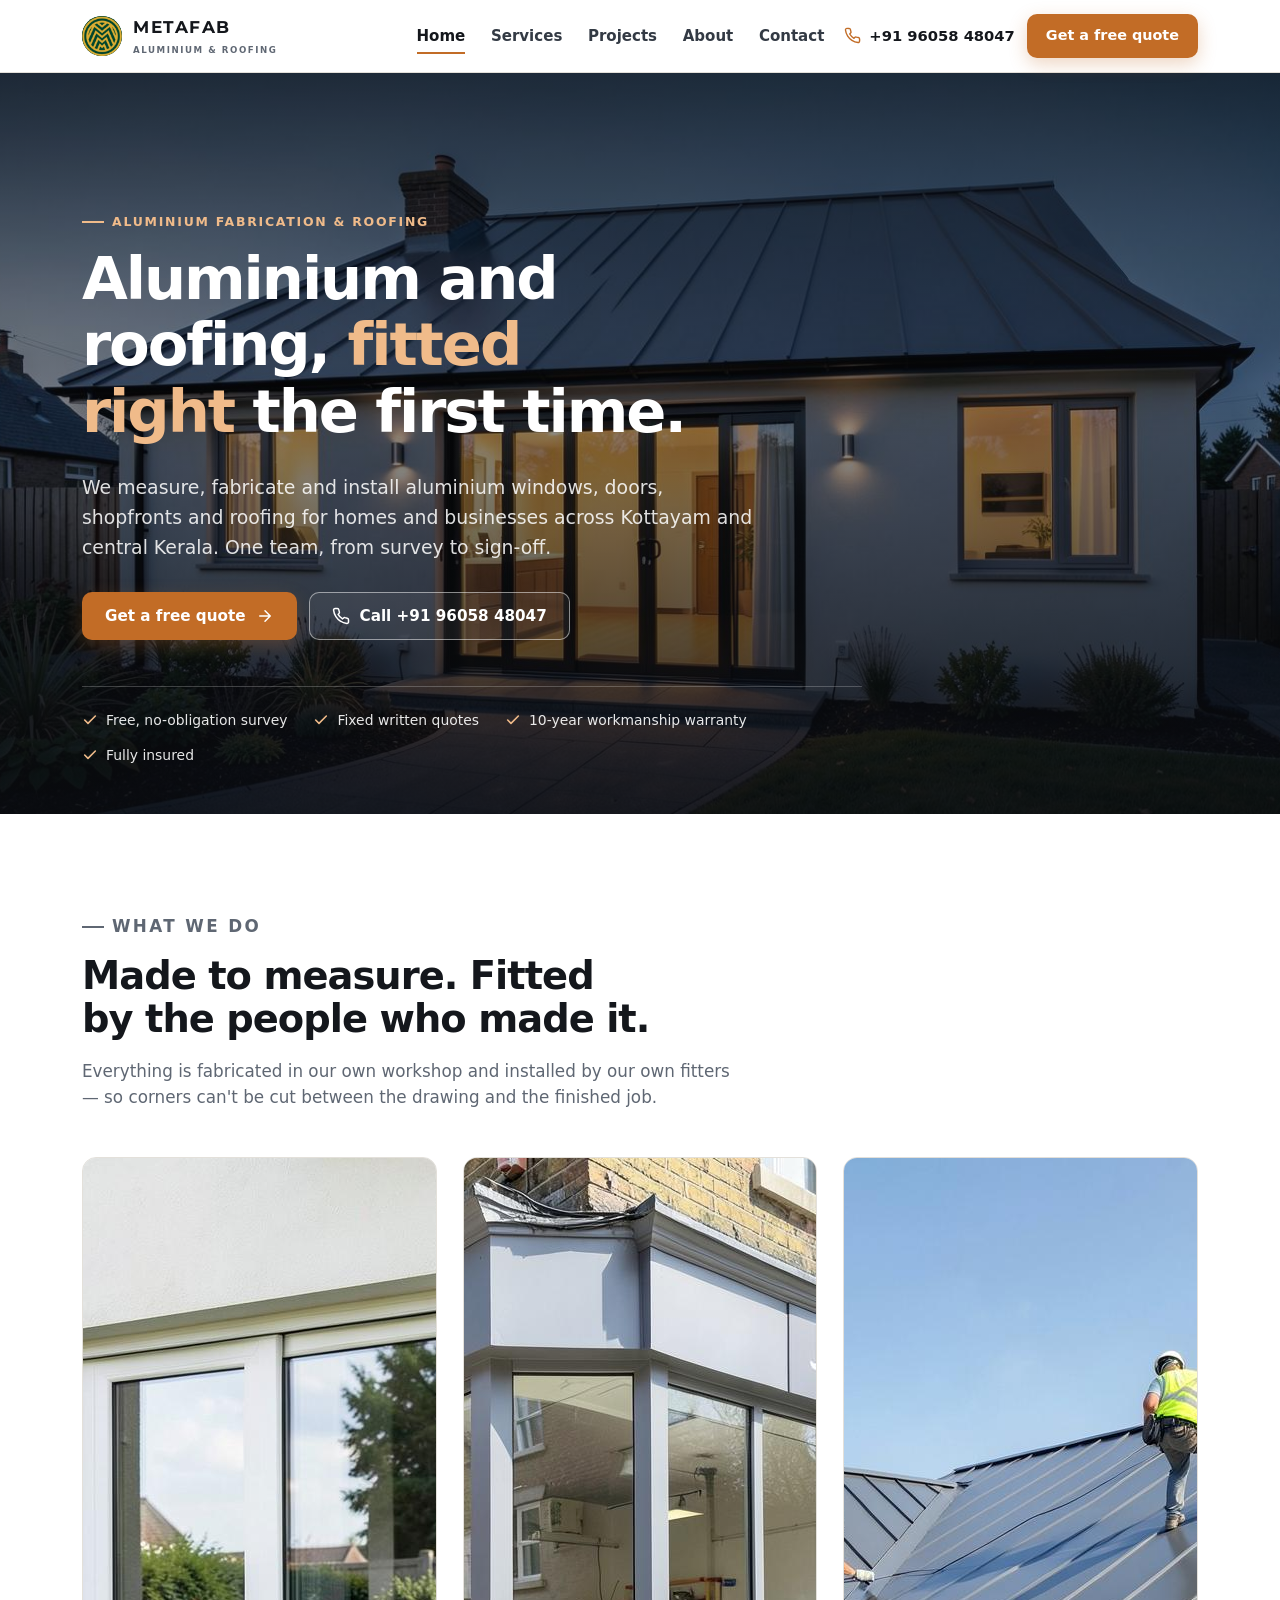
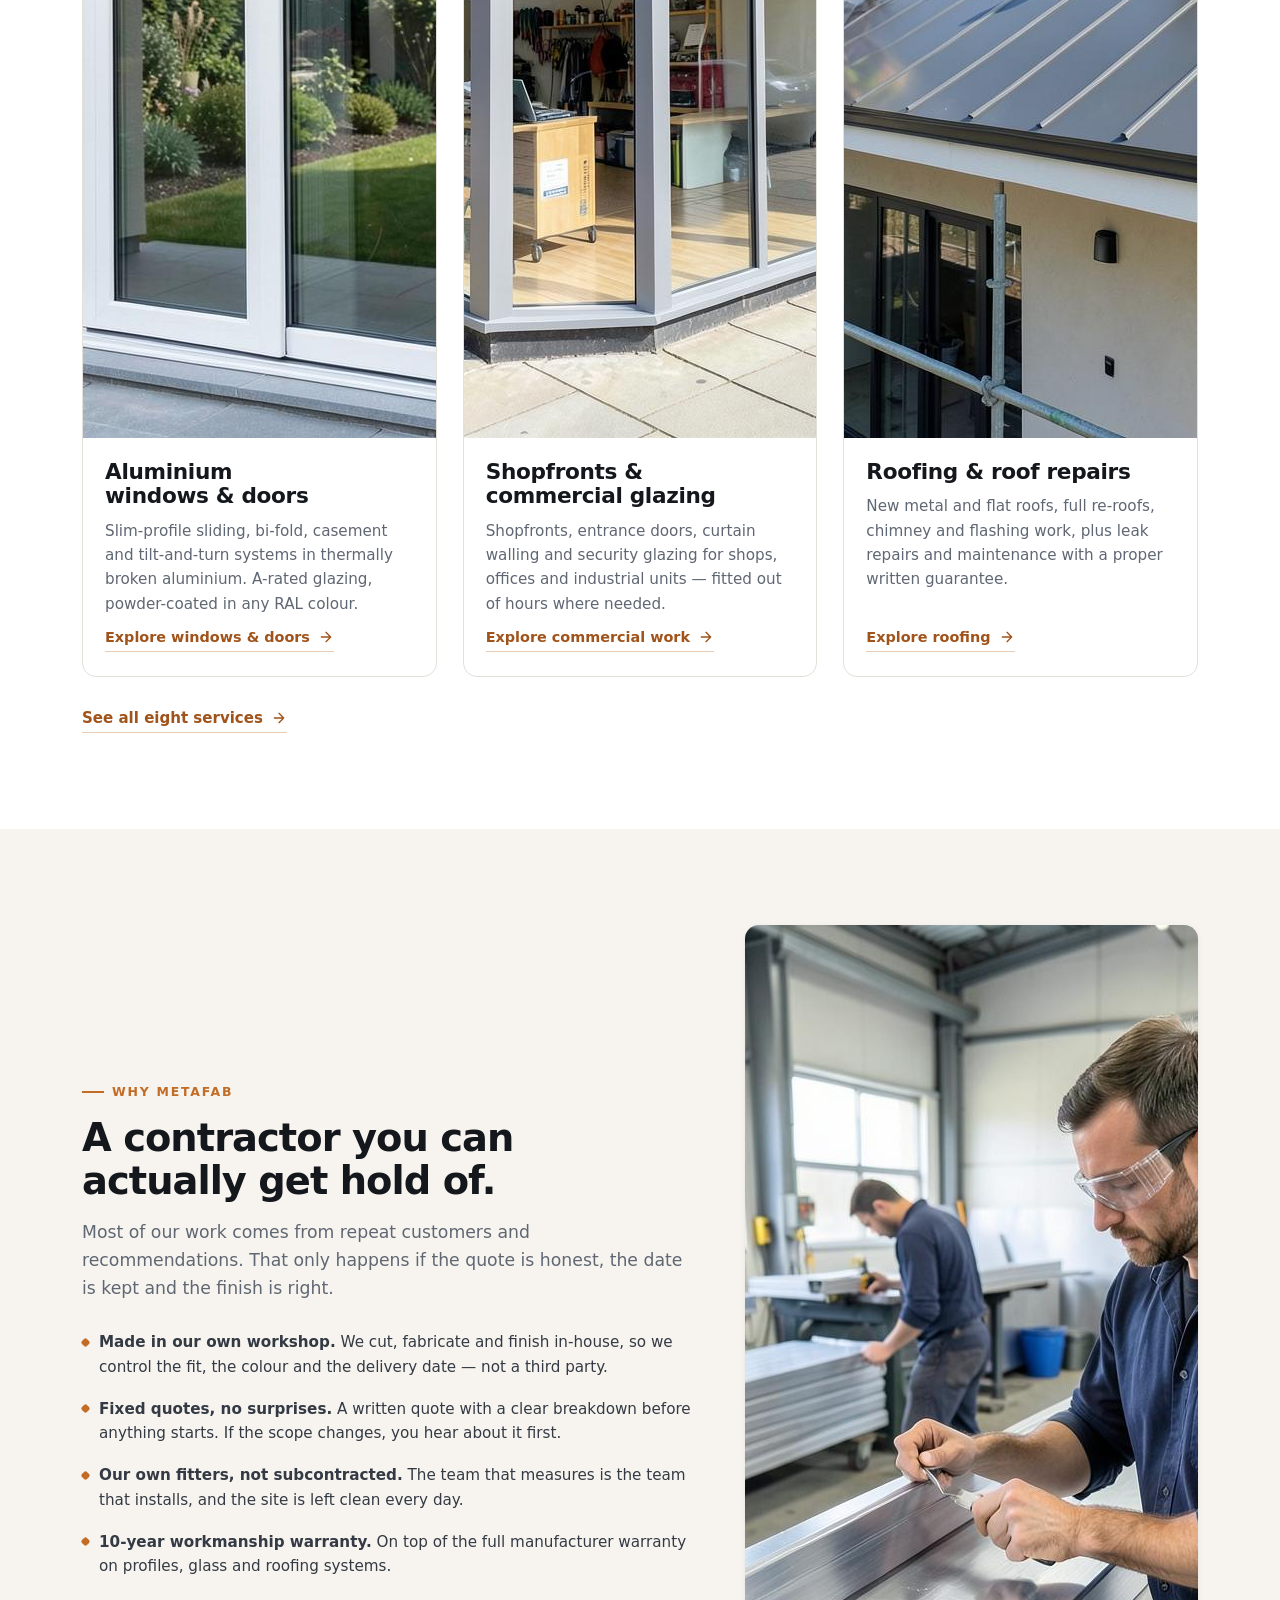
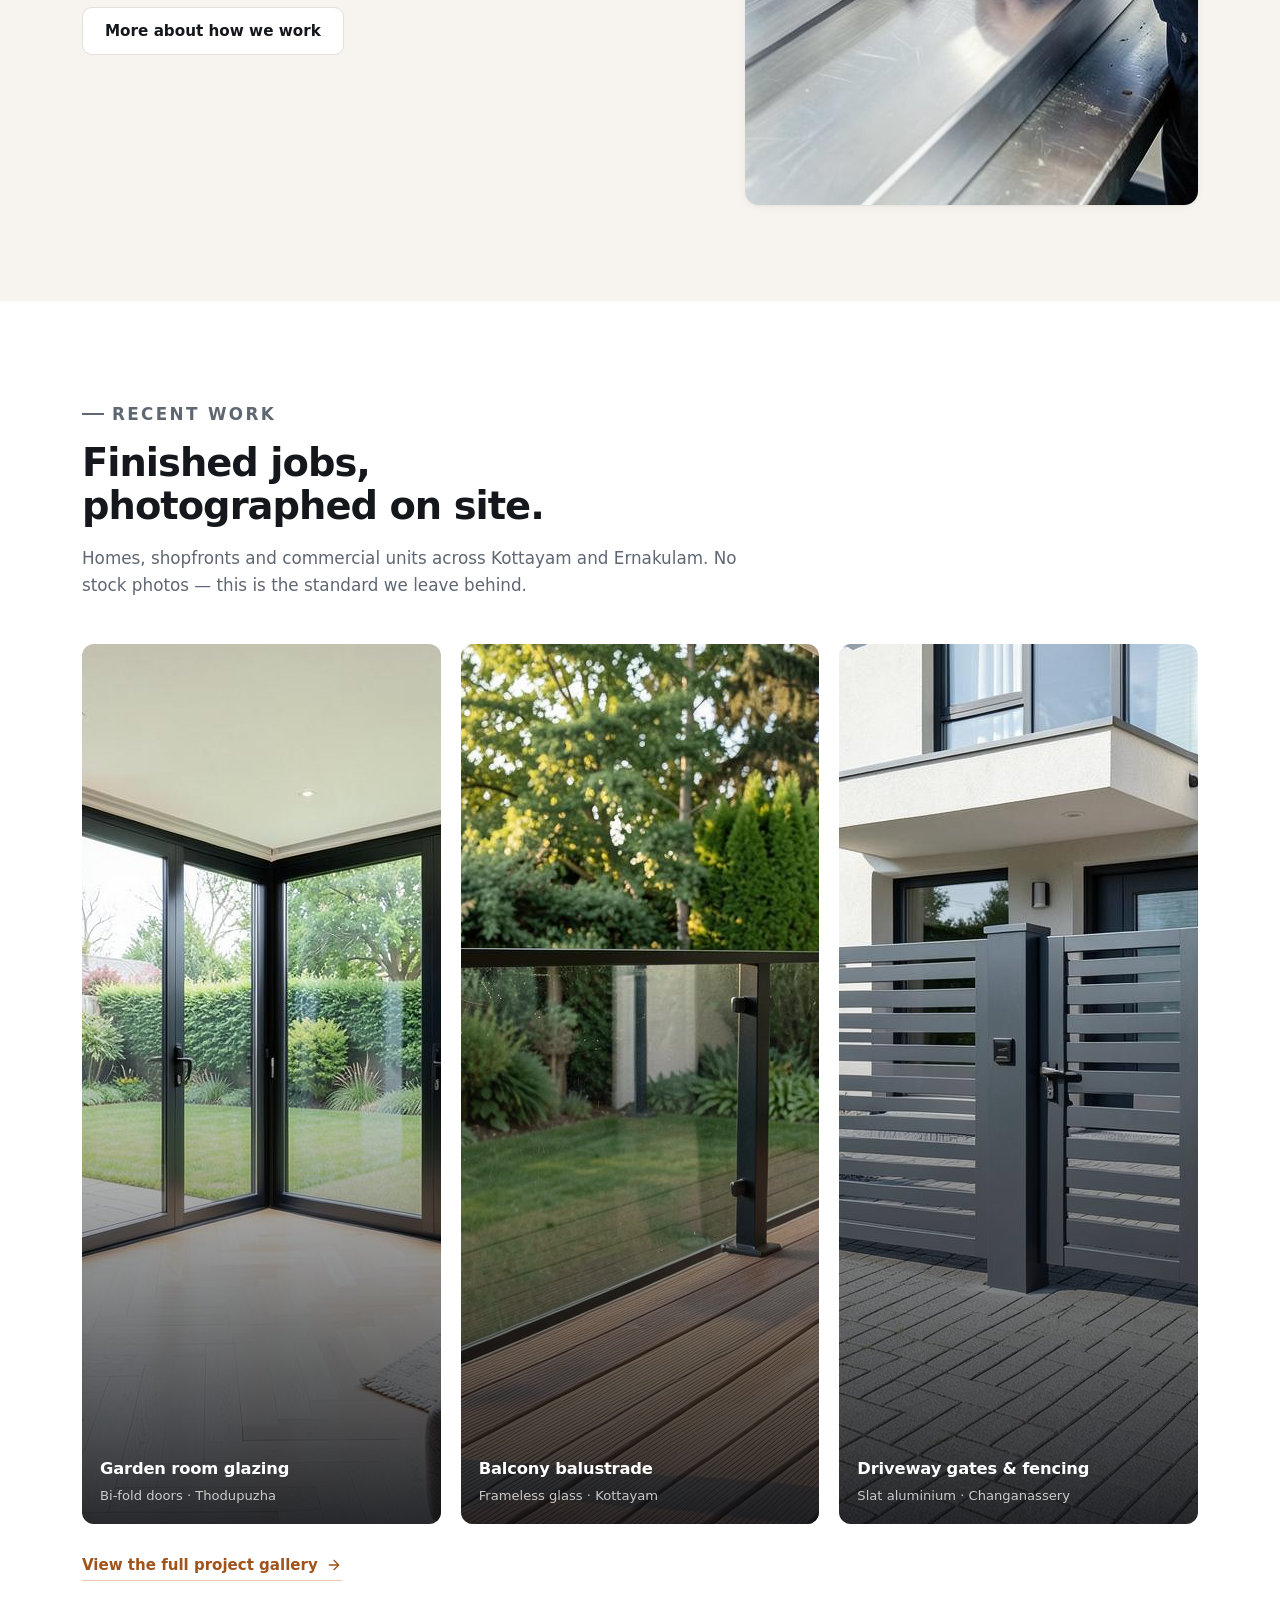
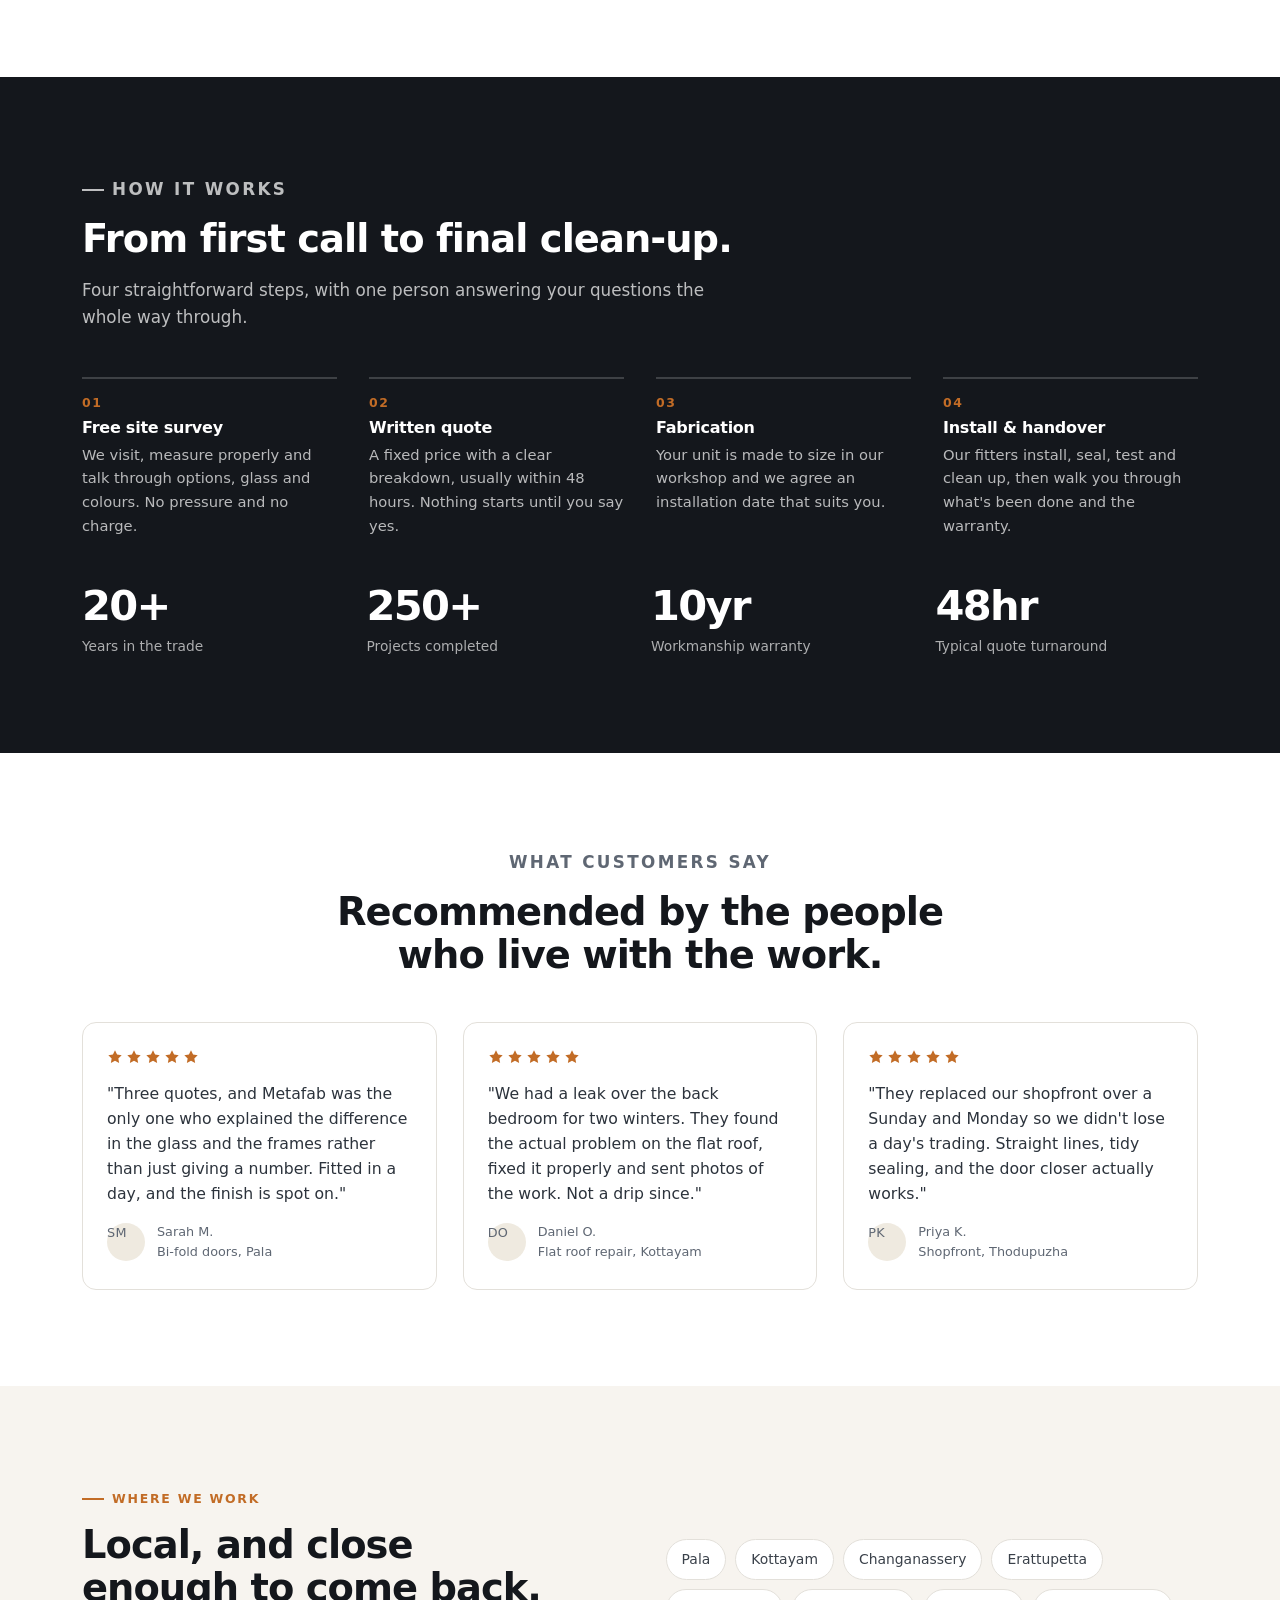
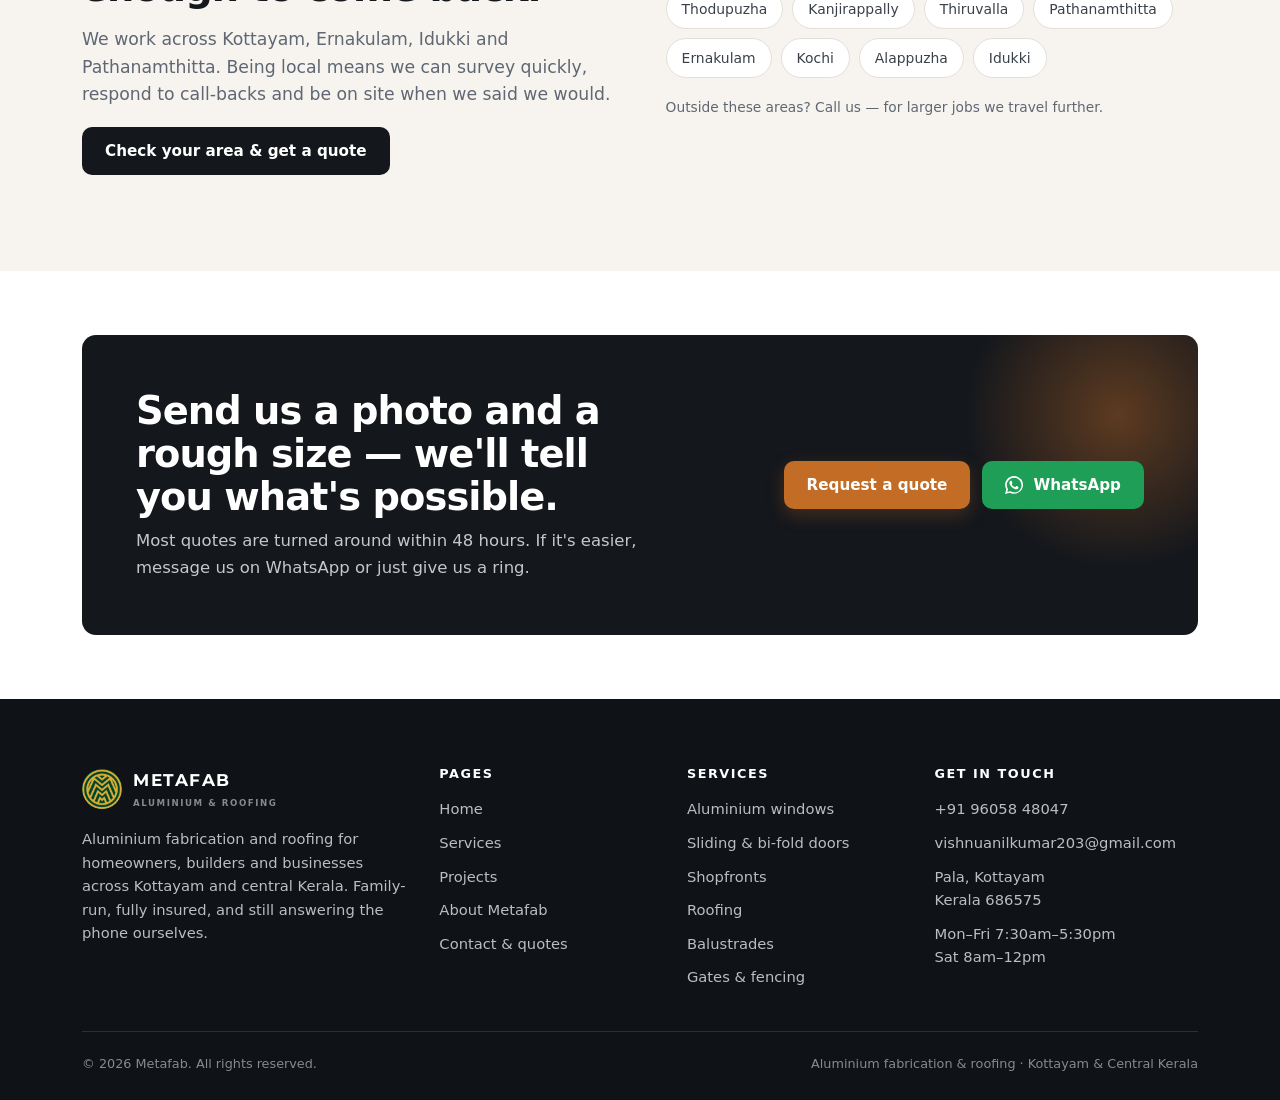
<file: index.html>
<!DOCTYPE html>
<html lang="en-IN">
<head>
<meta charset="utf-8">
<meta name="viewport" content="width=device-width, initial-scale=1">
<title>Metafab | Aluminium Fabrication &amp; Roofing in Kottayam &amp; Central Kerala</title>
<meta name="description" content="Metafab fabricates and installs aluminium windows, doors, shopfronts, balustrades and roofing for homes and businesses across Kottayam and central Kerala. Free surveys, fixed quotes, 10-year workmanship warranty.">
<link rel="canonical" href="https://www.metafab.co.uk/">
<meta name="theme-color" content="#14171c">
<meta name="robots" content="index, follow, max-image-preview:large, max-snippet:-1">
<meta property="og:locale" content="en_IN">
<meta property="og:type" content="website">
<meta property="og:site_name" content="Metafab">
<meta property="og:title" content="Metafab | Aluminium Fabrication &amp; Roofing">
<meta property="og:description" content="Aluminium windows, doors, shopfronts and roofing, measured, fabricated and fitted by our own team. Free quote within 48 hours.">
<meta property="og:url" content="https://www.metafab.co.uk/">
<meta property="og:image" content="https://www.metafab.co.uk/assets/img/hero-home.jpg">
<meta property="og:image:alt" content="Contemporary Kerala home at dusk with black aluminium sliding doors and a dark metal roof">
<meta name="twitter:card" content="summary_large_image">
<meta name="twitter:title" content="Metafab | Aluminium Fabrication &amp; Roofing in Kottayam">
<meta name="twitter:description" content="Aluminium windows, doors, shopfronts and roofing, measured, fabricated and fitted by our own team. Free quote within 48 hours.">
<meta name="twitter:image" content="https://www.metafab.co.uk/assets/img/hero-home.jpg">
<meta name="twitter:image:alt" content="Contemporary Kerala home at dusk with black aluminium sliding doors and a dark metal roof">
<link rel="icon" href="assets/img/logo-mark.png" type="image/png">
<link rel="preconnect" href="https://fonts.googleapis.com">
<link rel="preconnect" href="https://fonts.gstatic.com" crossorigin>
<link rel="stylesheet" href="https://fonts.googleapis.com/css2?family=Montserrat:wght@600;700&display=swap">
<link rel="stylesheet" href="assets/css/styles.css">
<script type="application/ld+json">
{
  "@context": "https://schema.org",
  "@type": ["RoofingContractor", "LocalBusiness"],
  "name": "Metafab",
  "description": "Aluminium fabrication and roofing contractor: windows, sliding and bi-fold doors, shopfronts, balustrades, carports, gates, metal and flat roofing.",
  "@id": "https://www.metafab.co.uk/#business",
  "url": "https://www.metafab.co.uk/",
  "image": "https://www.metafab.co.uk/assets/img/hero-home.jpg",
  "logo": "https://www.metafab.co.uk/assets/img/logo-mark.png",
  "telephone": "+919605848047",
  "email": "vishnuanilkumar203@gmail.com",
  "priceRange": "₹₹",
  "address": {
    "@type": "PostalAddress",
    "streetAddress": "Pala",
    "addressLocality": "Kottayam",
    "addressRegion": "Kerala",
    "postalCode": "686575",
    "addressCountry": "IN"
  },
  "areaServed": [
    "Pala", "Kottayam", "Changanassery", "Erattupetta",
    "Thodupuzha", "Kanjirappally", "Thiruvalla", "Pathanamthitta", "Ernakulam", "Kochi"
  ],
  "openingHoursSpecification": [
    { "@type": "OpeningHoursSpecification", "dayOfWeek": ["Monday","Tuesday","Wednesday","Thursday","Friday"], "opens": "07:30", "closes": "17:30" },
    { "@type": "OpeningHoursSpecification", "dayOfWeek": "Saturday", "opens": "08:00", "closes": "12:00" }
  ],
  "makesOffer": [
    { "@type": "Offer", "itemOffered": { "@type": "Service", "name": "Aluminium windows" } },
    { "@type": "Offer", "itemOffered": { "@type": "Service", "name": "Aluminium sliding and bi-fold doors" } },
    { "@type": "Offer", "itemOffered": { "@type": "Service", "name": "Commercial shopfronts and glazing" } },
    { "@type": "Offer", "itemOffered": { "@type": "Service", "name": "Metal and flat roofing" } }
  ]
}
</script>
</head>
<body>
<a class="skip-link" href="#main">Skip to content</a>

<header class="site-header">
  <div class="wrap header-inner">
    <a class="brand" href="index.html" aria-label="Metafab home">
      <span class="brand__mark" aria-hidden="true">
        <img src="assets/img/logo-mark.png" alt="" width="40" height="40">
      </span>
      <span>Metafab<small>Aluminium &amp; roofing</small></span>
    </a>

    <nav class="site-nav" id="site-nav" aria-label="Main navigation">
      <ul>
        <li><a href="index.html" aria-current="page">Home</a></li>
        <li><a href="services.html">Services</a></li>
        <li><a href="projects.html">Projects</a></li>
        <li><a href="about.html">About</a></li>
        <li><a href="contact.html">Contact</a></li>
      </ul>
    </nav>

    <div class="header-actions">
      <a class="header-phone" href="tel:+919605848047">
        <svg viewBox="0 0 24 24" fill="none" stroke="currentColor" stroke-width="2" stroke-linecap="round" stroke-linejoin="round" aria-hidden="true"><path d="M22 16.9v3a2 2 0 0 1-2.2 2 19.8 19.8 0 0 1-8.6-3.1 19.5 19.5 0 0 1-6-6A19.8 19.8 0 0 1 2.1 4.2 2 2 0 0 1 4.1 2h3a2 2 0 0 1 2 1.7c.1 1 .4 1.9.7 2.8a2 2 0 0 1-.5 2.1L8.1 9.9a16 16 0 0 0 6 6l1.3-1.3a2 2 0 0 1 2.1-.4c.9.3 1.8.6 2.8.7a2 2 0 0 1 1.7 2Z"/></svg>
        <span>+91 96058 48047</span>
      </a>
      <a class="btn btn--primary btn--quote" href="contact.html#quote">Get a free quote</a>
      <button class="nav-toggle" type="button" data-nav-toggle aria-expanded="false" aria-controls="site-nav" aria-label="Open menu">
        <svg class="icon-burger" viewBox="0 0 24 24" fill="none" stroke="currentColor" stroke-width="2" stroke-linecap="round" aria-hidden="true"><path d="M4 7h16M4 12h16M4 17h16"/></svg>
        <svg class="icon-close" viewBox="0 0 24 24" fill="none" stroke="currentColor" stroke-width="2" stroke-linecap="round" aria-hidden="true"><path d="M6 6l12 12M18 6L6 18"/></svg>
      </button>
    </div>
  </div>
</header>

<main id="main">

  <!-- Hero ------------------------------------------------------------ -->
  <section class="hero">
    <img class="hero__bg" src="assets/img/hero-home.jpg" alt="Contemporary home at dusk with black aluminium sliding doors and a dark metal roof" fetchpriority="high" width="1392" height="752">
    <div class="wrap">
      <div class="hero__inner">
        <p class="kicker">Aluminium fabrication &amp; roofing</p>
        <h1>Aluminium and roofing, <em>fitted right</em> the first time.</h1>
        <p class="hero__sub">We measure, fabricate and install aluminium windows, doors, shopfronts and roofing for homes and businesses across Kottayam and central Kerala. One team, from survey to sign-off.</p>
        <div class="btn-row">
          <a class="btn btn--primary" href="contact.html#quote">
            Get a free quote
            <svg viewBox="0 0 24 24" fill="none" stroke="currentColor" stroke-width="2" stroke-linecap="round" stroke-linejoin="round" aria-hidden="true"><path d="M5 12h14M12 5l7 7-7 7"/></svg>
          </a>
          <a class="btn btn--ghost" href="tel:+919605848047">
            <svg viewBox="0 0 24 24" fill="none" stroke="currentColor" stroke-width="2" stroke-linecap="round" stroke-linejoin="round" aria-hidden="true"><path d="M22 16.9v3a2 2 0 0 1-2.2 2 19.8 19.8 0 0 1-8.6-3.1 19.5 19.5 0 0 1-6-6A19.8 19.8 0 0 1 2.1 4.2 2 2 0 0 1 4.1 2h3a2 2 0 0 1 2 1.7c.1 1 .4 1.9.7 2.8a2 2 0 0 1-.5 2.1L8.1 9.9a16 16 0 0 0 6 6l1.3-1.3a2 2 0 0 1 2.1-.4c.9.3 1.8.6 2.8.7a2 2 0 0 1 1.7 2Z"/></svg>
            Call +91 96058 48047
          </a>
        </div>
        <div class="trust">
          <span><svg viewBox="0 0 24 24" fill="none" stroke="currentColor" stroke-width="2.4" stroke-linecap="round" stroke-linejoin="round" aria-hidden="true"><polyline points="20 6 9 17 4 12"/></svg> Free, no-obligation survey</span>
          <span><svg viewBox="0 0 24 24" fill="none" stroke="currentColor" stroke-width="2.4" stroke-linecap="round" stroke-linejoin="round" aria-hidden="true"><polyline points="20 6 9 17 4 12"/></svg> Fixed written quotes</span>
          <span><svg viewBox="0 0 24 24" fill="none" stroke="currentColor" stroke-width="2.4" stroke-linecap="round" stroke-linejoin="round" aria-hidden="true"><polyline points="20 6 9 17 4 12"/></svg> 10-year workmanship warranty</span>
          <span><svg viewBox="0 0 24 24" fill="none" stroke="currentColor" stroke-width="2.4" stroke-linecap="round" stroke-linejoin="round" aria-hidden="true"><polyline points="20 6 9 17 4 12"/></svg> Fully insured</span>
        </div>
      </div>
    </div>
  </section>

  <!-- Services -------------------------------------------------------- -->
  <section class="section" aria-labelledby="services-title">
    <div class="wrap">
      <div class="section-head reveal">
        <p class="kicker">What we do</p>
        <h2 id="services-title">Made to measure. Fitted by the people who made it.</h2>
        <p>Everything is fabricated in our own workshop and installed by our own fitters — so corners can't be cut between the drawing and the finished job.</p>
      </div>

      <div class="grid grid--3">
        <article class="svc-card reveal">
          <img src="assets/img/project-sliding-door.jpg" alt="Newly installed white aluminium sliding door and window in a rendered wall" loading="lazy" width="1184" height="880">
          <div class="svc-card__body">
            <h3>Aluminium windows &amp; doors</h3>
            <p>Slim-profile sliding, bi-fold, casement and tilt-and-turn systems in thermally broken aluminium. A-rated glazing, powder-coated in any RAL colour.</p>
            <a class="text-link" href="services.html#windows">Explore windows &amp; doors
              <svg viewBox="0 0 24 24" fill="none" stroke="currentColor" stroke-width="2" stroke-linecap="round" stroke-linejoin="round" aria-hidden="true"><path d="M5 12h14M12 5l7 7-7 7"/></svg>
            </a>
          </div>
        </article>

        <article class="svc-card reveal">
          <img src="assets/img/project-shopfront.jpg" alt="Completed commercial aluminium shopfront with full-height glazing on a high street" loading="lazy" width="1184" height="880">
          <div class="svc-card__body">
            <h3>Shopfronts &amp; commercial glazing</h3>
            <p>Shopfronts, entrance doors, curtain walling and security glazing for shops, offices and industrial units — fitted out of hours where needed.</p>
            <a class="text-link" href="services.html#shopfronts">Explore commercial work
              <svg viewBox="0 0 24 24" fill="none" stroke="currentColor" stroke-width="2" stroke-linecap="round" stroke-linejoin="round" aria-hidden="true"><path d="M5 12h14M12 5l7 7-7 7"/></svg>
            </a>
          </div>
        </article>

        <article class="svc-card reveal">
          <img src="assets/img/project-roof.jpg" alt="Roofers installing a dark grey standing-seam metal roof on a new build home" loading="lazy" width="1184" height="880">
          <div class="svc-card__body">
            <h3>Roofing &amp; roof repairs</h3>
            <p>New metal and flat roofs, full re-roofs, chimney and flashing work, plus leak repairs and maintenance with a proper written guarantee.</p>
            <a class="text-link" href="services.html#roofing">Explore roofing
              <svg viewBox="0 0 24 24" fill="none" stroke="currentColor" stroke-width="2" stroke-linecap="round" stroke-linejoin="round" aria-hidden="true"><path d="M5 12h14M12 5l7 7-7 7"/></svg>
            </a>
          </div>
        </article>
      </div>

      <p class="mt-3"><a class="text-link" href="services.html">See all eight services
        <svg viewBox="0 0 24 24" fill="none" stroke="currentColor" stroke-width="2" stroke-linecap="round" stroke-linejoin="round" aria-hidden="true"><path d="M5 12h14M12 5l7 7-7 7"/></svg>
      </a></p>
    </div>
  </section>

  <!-- Why us ---------------------------------------------------------- -->
  <section class="section section--sand" aria-labelledby="why-title">
    <div class="wrap">
      <div class="split split--wide-text">
        <div class="reveal">
          <p class="kicker">Why Metafab</p>
          <h2 id="why-title">A contractor you can actually get hold of.</h2>
          <p class="lead">Most of our work comes from repeat customers and recommendations. That only happens if the quote is honest, the date is kept and the finish is right.</p>

          <ul class="svc-list mt-3" style="gap:18px">
            <li><span><strong>Made in our own workshop.</strong> We cut, fabricate and finish in-house, so we control the fit, the colour and the delivery date — not a third party.</span></li>
            <li><span><strong>Fixed quotes, no surprises.</strong> A written quote with a clear breakdown before anything starts. If the scope changes, you hear about it first.</span></li>
            <li><span><strong>Our own fitters, not subcontracted.</strong> The team that measures is the team that installs, and the site is left clean every day.</span></li>
            <li><span><strong>10-year workmanship warranty.</strong> On top of the full manufacturer warranty on profiles, glass and roofing systems.</span></li>
          </ul>

          <p class="mt-3"><a class="btn btn--outline" href="about.html">More about how we work</a></p>
        </div>
        <div class="split__media reveal">
          <img src="assets/img/workshop.jpg" alt="Metafab fabricator measuring an aluminium profile in the workshop" loading="lazy" width="1184" height="880">
        </div>
      </div>
    </div>
  </section>

  <!-- Projects -------------------------------------------------------- -->
  <section class="section" aria-labelledby="work-title">
    <div class="wrap">
      <div class="section-head reveal">
        <p class="kicker">Recent work</p>
        <h2 id="work-title">Finished jobs, photographed on site.</h2>
        <p>Homes, shopfronts and commercial units across Kottayam and Ernakulam. No stock photos — this is the standard we leave behind.</p>
      </div>

      <div class="project-grid">
        <a class="project-card reveal" href="projects.html">
          <img src="assets/img/project-interior.jpg" alt="Living room with black aluminium sliding doors opening onto a garden" loading="lazy" width="1184" height="880">
          <span class="project-card__cap"><strong>Garden room glazing</strong><span>Bi-fold doors · Thodupuzha</span></span>
        </a>
        <a class="project-card reveal" href="projects.html">
          <img src="assets/img/project-balustrade.jpg" alt="Glass and aluminium balustrade on a rear balcony" loading="lazy" width="1184" height="880">
          <span class="project-card__cap"><strong>Balcony balustrade</strong><span>Frameless glass · Kottayam</span></span>
        </a>
        <a class="project-card reveal" href="projects.html">
          <img src="assets/img/project-gates.jpg" alt="Dark grey aluminium driveway gates and matching slat fencing" loading="lazy" width="1184" height="880">
          <span class="project-card__cap"><strong>Driveway gates &amp; fencing</strong><span>Slat aluminium · Changanassery</span></span>
        </a>
      </div>

      <p class="mt-3"><a class="text-link" href="projects.html">View the full project gallery
        <svg viewBox="0 0 24 24" fill="none" stroke="currentColor" stroke-width="2" stroke-linecap="round" stroke-linejoin="round" aria-hidden="true"><path d="M5 12h14M12 5l7 7-7 7"/></svg>
      </a></p>
    </div>
  </section>

  <!-- Process --------------------------------------------------------- -->
  <section class="section section--ink" aria-labelledby="process-title">
    <div class="wrap">
      <div class="section-head reveal">
        <p class="kicker">How it works</p>
        <h2 id="process-title">From first call to final clean-up.</h2>
        <p>Four straightforward steps, with one person answering your questions the whole way through.</p>
      </div>

      <ol class="steps reveal">
        <li>
          <h3>Free site survey</h3>
          <p>We visit, measure properly and talk through options, glass and colours. No pressure and no charge.</p>
        </li>
        <li>
          <h3>Written quote</h3>
          <p>A fixed price with a clear breakdown, usually within 48 hours. Nothing starts until you say yes.</p>
        </li>
        <li>
          <h3>Fabrication</h3>
          <p>Your unit is made to size in our workshop and we agree an installation date that suits you.</p>
        </li>
        <li>
          <h3>Install &amp; handover</h3>
          <p>Our fitters install, seal, test and clean up, then walk you through what's been done and the warranty.</p>
        </li>
      </ol>

      <ul class="stats mt-3" style="margin-top:48px">
        <li><strong>20+</strong><span>Years in the trade</span></li>
        <li><strong>250+</strong><span>Projects completed</span></li>
        <li><strong>10yr</strong><span>Workmanship warranty</span></li>
        <li><strong>48hr</strong><span>Typical quote turnaround</span></li>
      </ul>
    </div>
  </section>

  <!-- Testimonials ---------------------------------------------------- -->
  <section class="section" aria-labelledby="reviews-title">
    <div class="wrap">
      <div class="section-head section-head--center reveal">
        <p class="kicker">What customers say</p>
        <h2 id="reviews-title">Recommended by the people who live with the work.</h2>
      </div>

      <div class="grid grid--3">
        <div class="quote-card reveal">
          <div class="stars" aria-label="5 out of 5 stars">
            <svg viewBox="0 0 24 24" fill="currentColor" aria-hidden="true"><path d="m12 2 3.1 6.3 6.9 1-5 4.9 1.2 6.9L12 17.8l-6.2 3.3L7 14.2 2 9.3l6.9-1L12 2Z"/></svg>
            <svg viewBox="0 0 24 24" fill="currentColor" aria-hidden="true"><path d="m12 2 3.1 6.3 6.9 1-5 4.9 1.2 6.9L12 17.8l-6.2 3.3L7 14.2 2 9.3l6.9-1L12 2Z"/></svg>
            <svg viewBox="0 0 24 24" fill="currentColor" aria-hidden="true"><path d="m12 2 3.1 6.3 6.9 1-5 4.9 1.2 6.9L12 17.8l-6.2 3.3L7 14.2 2 9.3l6.9-1L12 2Z"/></svg>
            <svg viewBox="0 0 24 24" fill="currentColor" aria-hidden="true"><path d="m12 2 3.1 6.3 6.9 1-5 4.9 1.2 6.9L12 17.8l-6.2 3.3L7 14.2 2 9.3l6.9-1L12 2Z"/></svg>
            <svg viewBox="0 0 24 24" fill="currentColor" aria-hidden="true"><path d="m12 2 3.1 6.3 6.9 1-5 4.9 1.2 6.9L12 17.8l-6.2 3.3L7 14.2 2 9.3l6.9-1L12 2Z"/></svg>
          </div>
          <blockquote>"Three quotes, and Metafab was the only one who explained the difference in the glass and the frames rather than just giving a number. Fitted in a day, and the finish is spot on."</blockquote>
          <cite><span class="avatar" aria-hidden="true">SM</span><span>Sarah M.<span>Bi-fold doors, Pala</span></span></cite>
        </div>

        <div class="quote-card reveal">
          <div class="stars" aria-label="5 out of 5 stars">
            <svg viewBox="0 0 24 24" fill="currentColor" aria-hidden="true"><path d="m12 2 3.1 6.3 6.9 1-5 4.9 1.2 6.9L12 17.8l-6.2 3.3L7 14.2 2 9.3l6.9-1L12 2Z"/></svg>
            <svg viewBox="0 0 24 24" fill="currentColor" aria-hidden="true"><path d="m12 2 3.1 6.3 6.9 1-5 4.9 1.2 6.9L12 17.8l-6.2 3.3L7 14.2 2 9.3l6.9-1L12 2Z"/></svg>
            <svg viewBox="0 0 24 24" fill="currentColor" aria-hidden="true"><path d="m12 2 3.1 6.3 6.9 1-5 4.9 1.2 6.9L12 17.8l-6.2 3.3L7 14.2 2 9.3l6.9-1L12 2Z"/></svg>
            <svg viewBox="0 0 24 24" fill="currentColor" aria-hidden="true"><path d="m12 2 3.1 6.3 6.9 1-5 4.9 1.2 6.9L12 17.8l-6.2 3.3L7 14.2 2 9.3l6.9-1L12 2Z"/></svg>
            <svg viewBox="0 0 24 24" fill="currentColor" aria-hidden="true"><path d="m12 2 3.1 6.3 6.9 1-5 4.9 1.2 6.9L12 17.8l-6.2 3.3L7 14.2 2 9.3l6.9-1L12 2Z"/></svg>
          </div>
          <blockquote>"We had a leak over the back bedroom for two winters. They found the actual problem on the flat roof, fixed it properly and sent photos of the work. Not a drip since."</blockquote>
          <cite><span class="avatar" aria-hidden="true">DO</span><span>Daniel O.<span>Flat roof repair, Kottayam</span></span></cite>
        </div>

        <div class="quote-card reveal">
          <div class="stars" aria-label="5 out of 5 stars">
            <svg viewBox="0 0 24 24" fill="currentColor" aria-hidden="true"><path d="m12 2 3.1 6.3 6.9 1-5 4.9 1.2 6.9L12 17.8l-6.2 3.3L7 14.2 2 9.3l6.9-1L12 2Z"/></svg>
            <svg viewBox="0 0 24 24" fill="currentColor" aria-hidden="true"><path d="m12 2 3.1 6.3 6.9 1-5 4.9 1.2 6.9L12 17.8l-6.2 3.3L7 14.2 2 9.3l6.9-1L12 2Z"/></svg>
            <svg viewBox="0 0 24 24" fill="currentColor" aria-hidden="true"><path d="m12 2 3.1 6.3 6.9 1-5 4.9 1.2 6.9L12 17.8l-6.2 3.3L7 14.2 2 9.3l6.9-1L12 2Z"/></svg>
            <svg viewBox="0 0 24 24" fill="currentColor" aria-hidden="true"><path d="m12 2 3.1 6.3 6.9 1-5 4.9 1.2 6.9L12 17.8l-6.2 3.3L7 14.2 2 9.3l6.9-1L12 2Z"/></svg>
            <svg viewBox="0 0 24 24" fill="currentColor" aria-hidden="true"><path d="m12 2 3.1 6.3 6.9 1-5 4.9 1.2 6.9L12 17.8l-6.2 3.3L7 14.2 2 9.3l6.9-1L12 2Z"/></svg>
          </div>
          <blockquote>"They replaced our shopfront over a Sunday and Monday so we didn't lose a day's trading. Straight lines, tidy sealing, and the door closer actually works."</blockquote>
          <cite><span class="avatar" aria-hidden="true">PK</span><span>Priya K.<span>Shopfront, Thodupuzha</span></span></cite>
        </div>
      </div>
    </div>
  </section>

  <!-- Areas ----------------------------------------------------------- -->
  <section class="section section--sand" aria-labelledby="areas-title">
    <div class="wrap">
      <div class="split">
        <div class="reveal">
          <p class="kicker">Where we work</p>
          <h2 id="areas-title">Local, and close enough to come back.</h2>
          <p class="lead">We work across Kottayam, Ernakulam, Idukki and Pathanamthitta. Being local means we can survey quickly, respond to call-backs and be on site when we said we would.</p>
          <p class="mt-2"><a class="btn btn--dark" href="contact.html#quote">Check your area &amp; get a quote</a></p>
        </div>
        <div class="reveal">
          <ul class="chips">
            <li><span class="chip">Pala</span></li>
            <li><span class="chip">Kottayam</span></li>
            <li><span class="chip">Changanassery</span></li>
            <li><span class="chip">Erattupetta</span></li>
            <li><span class="chip">Thodupuzha</span></li>
            <li><span class="chip">Kanjirappally</span></li>
            <li><span class="chip">Thiruvalla</span></li>
            <li><span class="chip">Pathanamthitta</span></li>
            <li><span class="chip">Ernakulam</span></li>
            <li><span class="chip">Kochi</span></li>
            <li><span class="chip">Alappuzha</span></li>
            <li><span class="chip">Idukki</span></li>
          </ul>
          <p class="small muted mt-2">Outside these areas? Call us — for larger jobs we travel further.</p>
        </div>
      </div>
    </div>
  </section>

  <!-- CTA ------------------------------------------------------------- -->
  <section class="section--tight">
    <div class="wrap">
      <div class="cta-band reveal">
        <div class="cta-band__inner">
          <h2>Send us a photo and a rough size — we'll tell you what's possible.</h2>
          <p>Most quotes are turned around within 48 hours. If it's easier, message us on WhatsApp or just give us a ring.</p>
        </div>
        <div class="btn-row cta-band__inner">
          <a class="btn btn--primary" href="contact.html#quote">Request a quote</a>
          <a class="btn btn--wa" href="https://wa.me/919605848047?text=Hi%20Metafab%2C%20I%27d%20like%20a%20quote%20for" target="_blank" rel="noopener">
            <svg viewBox="0 0 24 24" fill="currentColor" aria-hidden="true"><path d="M17.5 14.4c-.3-.2-1.8-.9-2-1-.3-.1-.5-.1-.7.1-.2.3-.8 1-1 1.2-.2.2-.3.2-.6.1-.3-.2-1.3-.5-2.4-1.5-.9-.8-1.5-1.8-1.7-2.1-.2-.3 0-.5.1-.6l.4-.5c.2-.2.2-.3.3-.5.1-.2 0-.4 0-.5 0-.2-.7-1.6-.9-2.2-.2-.6-.5-.5-.7-.5h-.6c-.2 0-.5.1-.8.4-.3.3-1 1-1 2.5s1.1 2.9 1.2 3.1c.1.2 2.1 3.2 5.1 4.5.7.3 1.3.5 1.7.6.7.2 1.4.2 1.9.1.6-.1 1.8-.7 2-1.4.2-.7.2-1.3.2-1.4-.1-.1-.3-.2-.6-.3M12.1 21.8h-.1c-1.7 0-3.4-.5-4.9-1.4l-.4-.2-3.6 1 1-3.5-.2-.4a9.8 9.8 0 0 1-1.5-5.2c0-5.4 4.4-9.8 9.8-9.8 2.6 0 5.1 1 6.9 2.9a9.8 9.8 0 0 1 2.9 7c0 5.4-4.4 9.8-9.8 9.8m8.3-18.1A11.8 11.8 0 0 0 12.1 0C5.5 0 .2 5.3.2 11.9c0 2.1.5 4.1 1.6 5.9L0 24l6.3-1.7c1.7 1 3.7 1.4 5.7 1.4h.1c6.5 0 11.9-5.3 11.9-11.9 0-3.2-1.2-6.2-3.5-8.4"/></svg>
            WhatsApp
          </a>
        </div>
      </div>
    </div>
  </section>

</main>

<footer class="site-footer">
  <div class="wrap">
    <div class="footer-grid">
      <div>
        <a class="brand" href="index.html" aria-label="Metafab home">
          <span class="brand__mark" aria-hidden="true">
            <img src="assets/img/logo-mark.png" alt="" width="40" height="40">
          </span>
          <span>Metafab<small>Aluminium &amp; roofing</small></span>
        </a>
        <p>Aluminium fabrication and roofing for homeowners, builders and businesses across Kottayam and central Kerala. Family-run, fully insured, and still answering the phone ourselves.</p>
      </div>

      <div>
        <h4>Pages</h4>
        <ul>
          <li><a href="index.html">Home</a></li>
          <li><a href="services.html">Services</a></li>
          <li><a href="projects.html">Projects</a></li>
          <li><a href="about.html">About Metafab</a></li>
          <li><a href="contact.html">Contact &amp; quotes</a></li>
        </ul>
      </div>

      <div>
        <h4>Services</h4>
        <ul>
          <li><a href="services.html#windows">Aluminium windows</a></li>
          <li><a href="services.html#doors">Sliding &amp; bi-fold doors</a></li>
          <li><a href="services.html#shopfronts">Shopfronts</a></li>
          <li><a href="services.html#roofing">Roofing</a></li>
          <li><a href="services.html#balustrades">Balustrades</a></li>
          <li><a href="services.html#gates">Gates &amp; fencing</a></li>
        </ul>
      </div>

      <div class="footer-contact">
        <h4>Get in touch</h4>
        <p><a href="tel:+919605848047">+91 96058 48047</a></p>
        <p><a href="mailto:vishnuanilkumar203@gmail.com">vishnuanilkumar203@gmail.com</a></p>
        <p>Pala, Kottayam<br>Kerala 686575</p>
        <p>Mon–Fri 7:30am–5:30pm<br>Sat 8am–12pm</p>
      </div>
    </div>

    <div class="footer-bottom">
      <p>© <span data-year>2026</span> Metafab. All rights reserved.</p>
      <p>Aluminium fabrication &amp; roofing · Kottayam &amp; Central Kerala</p>
    </div>
  </div>
</footer>

<div class="mobile-cta" role="group" aria-label="Quick contact">
  <a class="btn btn--outline" href="tel:+919605848047">
    <svg viewBox="0 0 24 24" fill="none" stroke="currentColor" stroke-width="2" stroke-linecap="round" stroke-linejoin="round" aria-hidden="true"><path d="M22 16.9v3a2 2 0 0 1-2.2 2 19.8 19.8 0 0 1-8.6-3.1 19.5 19.5 0 0 1-6-6A19.8 19.8 0 0 1 2.1 4.2 2 2 0 0 1 4.1 2h3a2 2 0 0 1 2 1.7c.1 1 .4 1.9.7 2.8a2 2 0 0 1-.5 2.1L8.1 9.9a16 16 0 0 0 6 6l1.3-1.3a2 2 0 0 1 2.1-.4c.9.3 1.8.6 2.8.7a2 2 0 0 1 1.7 2Z"/></svg>
    Call
  </a>
  <a class="btn btn--wa" href="https://wa.me/919605848047?text=Hi%20Metafab%2C%20I%27d%20like%20a%20quote%20for" target="_blank" rel="noopener">
    <svg viewBox="0 0 24 24" fill="currentColor" aria-hidden="true"><path d="M17.5 14.4c-.3-.2-1.8-.9-2-1-.3-.1-.5-.1-.7.1-.2.3-.8 1-1 1.2-.2.2-.3.2-.6.1-.3-.2-1.3-.5-2.4-1.5-.9-.8-1.5-1.8-1.7-2.1-.2-.3 0-.5.1-.6l.4-.5c.2-.2.2-.3.3-.5.1-.2 0-.4 0-.5 0-.2-.7-1.6-.9-2.2-.2-.6-.5-.5-.7-.5h-.6c-.2 0-.5.1-.8.4-.3.3-1 1-1 2.5s1.1 2.9 1.2 3.1c.1.2 2.1 3.2 5.1 4.5.7.3 1.3.5 1.7.6.7.2 1.4.2 1.9.1.6-.1 1.8-.7 2-1.4.2-.7.2-1.3.2-1.4-.1-.1-.3-.2-.6-.3M12.1 21.8h-.1c-1.7 0-3.4-.5-4.9-1.4l-.4-.2-3.6 1 1-3.5-.2-.4a9.8 9.8 0 0 1-1.5-5.2c0-5.4 4.4-9.8 9.8-9.8 2.6 0 5.1 1 6.9 2.9a9.8 9.8 0 0 1 2.9 7c0 5.4-4.4 9.8-9.8 9.8m8.3-18.1A11.8 11.8 0 0 0 12.1 0C5.5 0 .2 5.3.2 11.9c0 2.1.5 4.1 1.6 5.9L0 24l6.3-1.7c1.7 1 3.7 1.4 5.7 1.4h.1c6.5 0 11.9-5.3 11.9-11.9 0-3.2-1.2-6.2-3.5-8.4"/></svg>
    WhatsApp
  </a>
  <a class="btn btn--primary" href="contact.html#quote">Quote</a>
</div>

<script src="assets/js/main.js" defer></script>
</body>
</html>
</file>
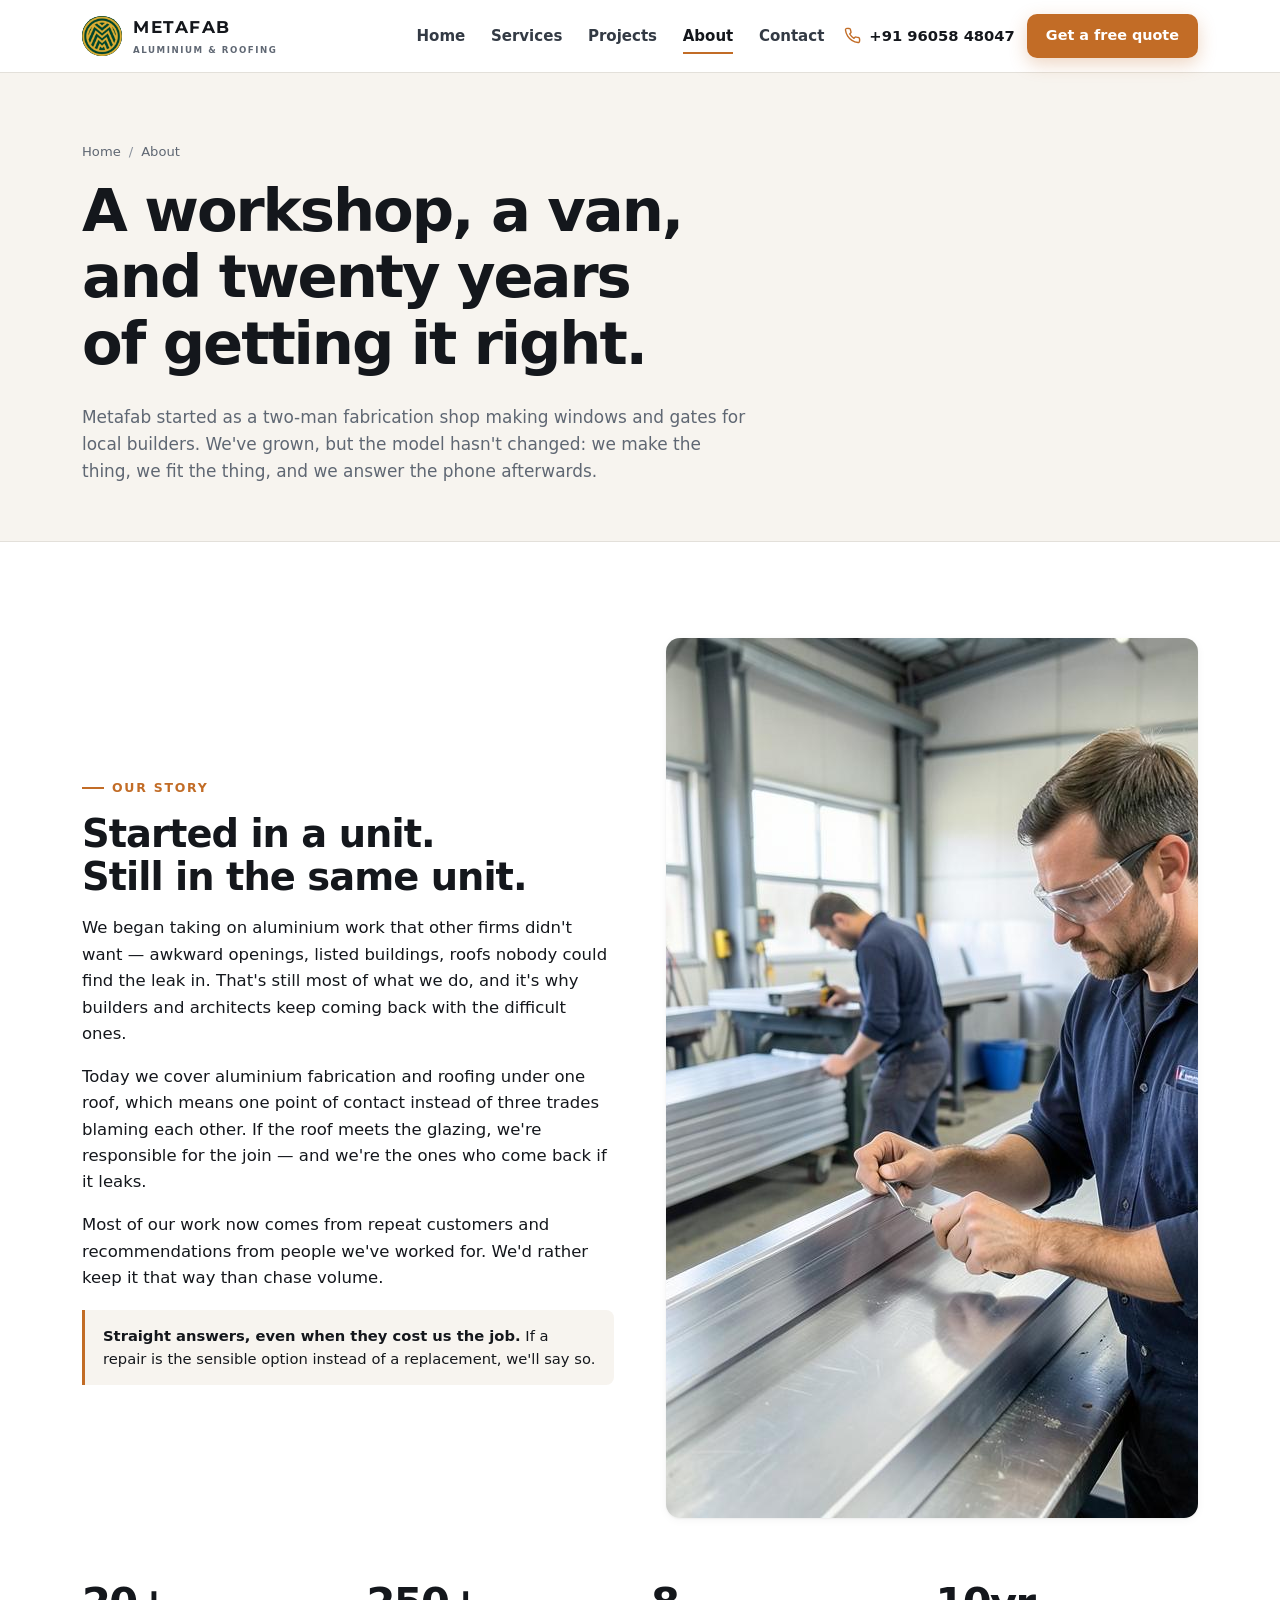
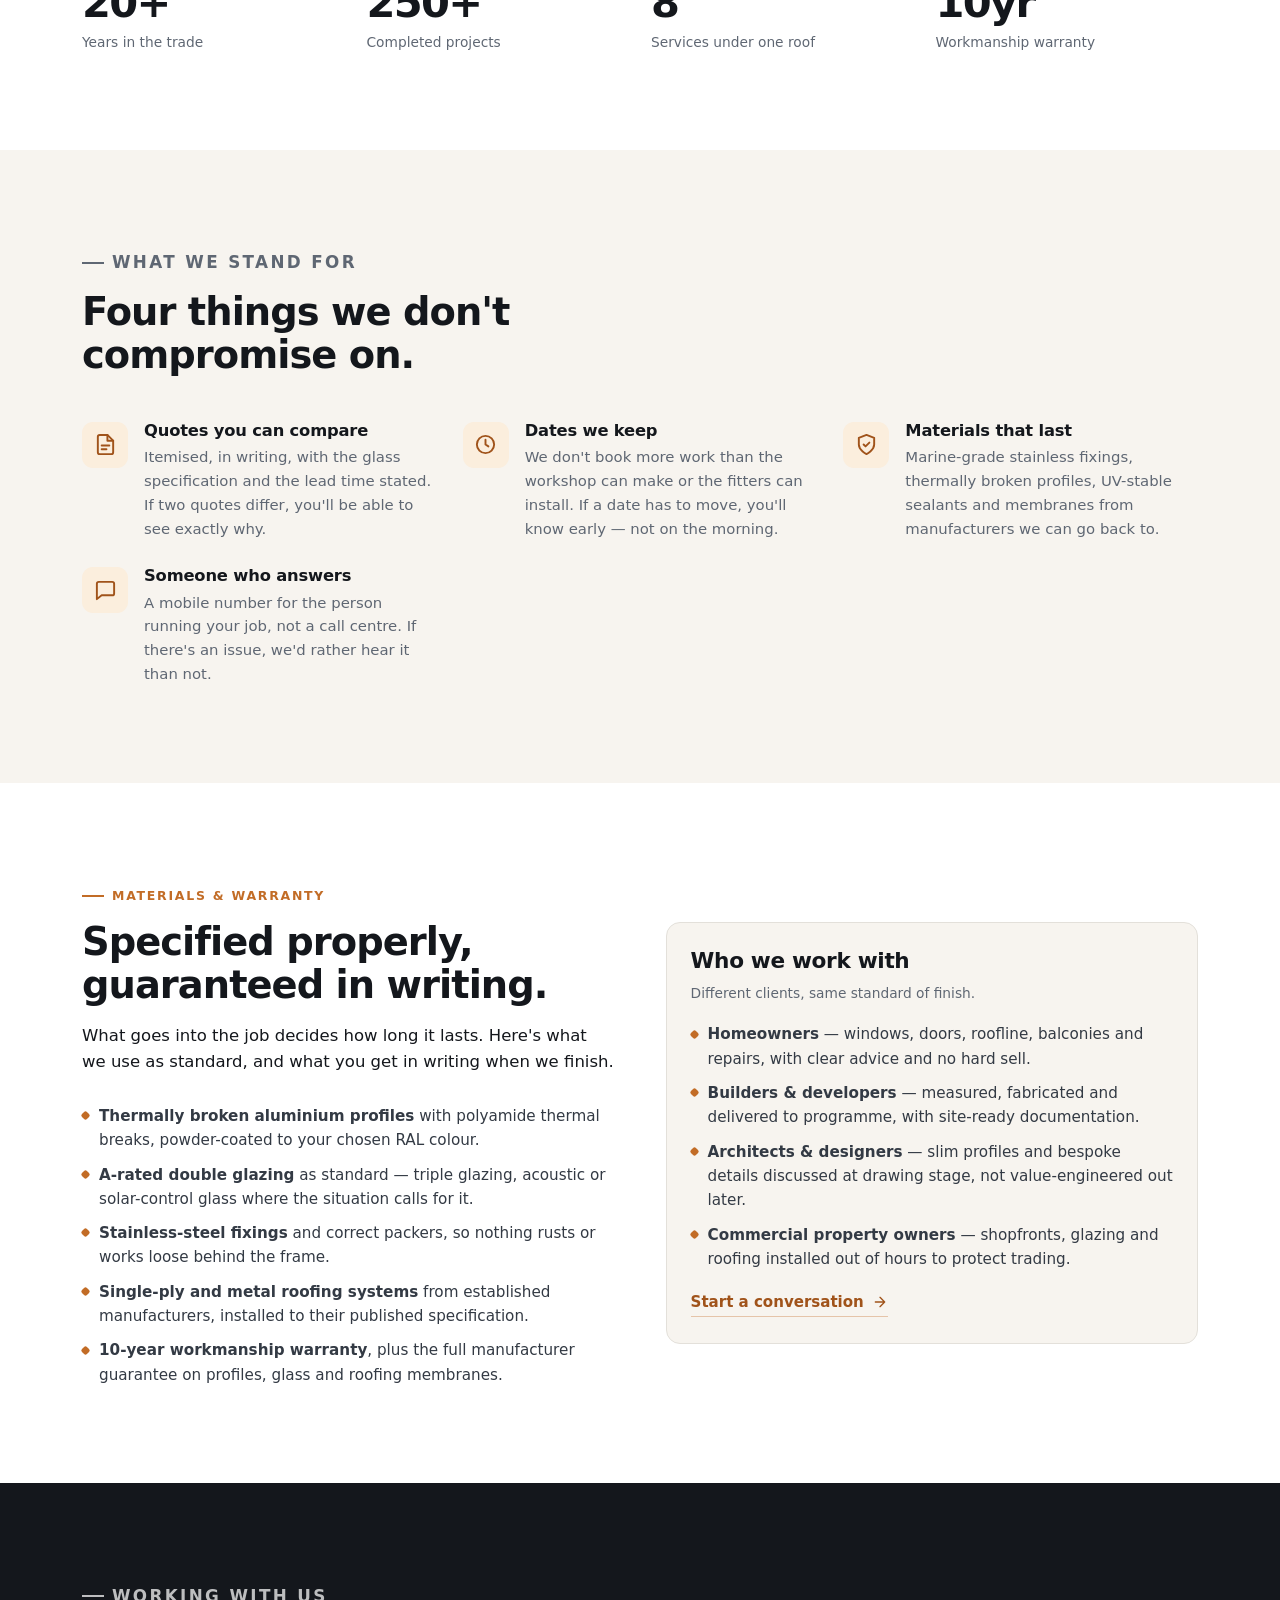
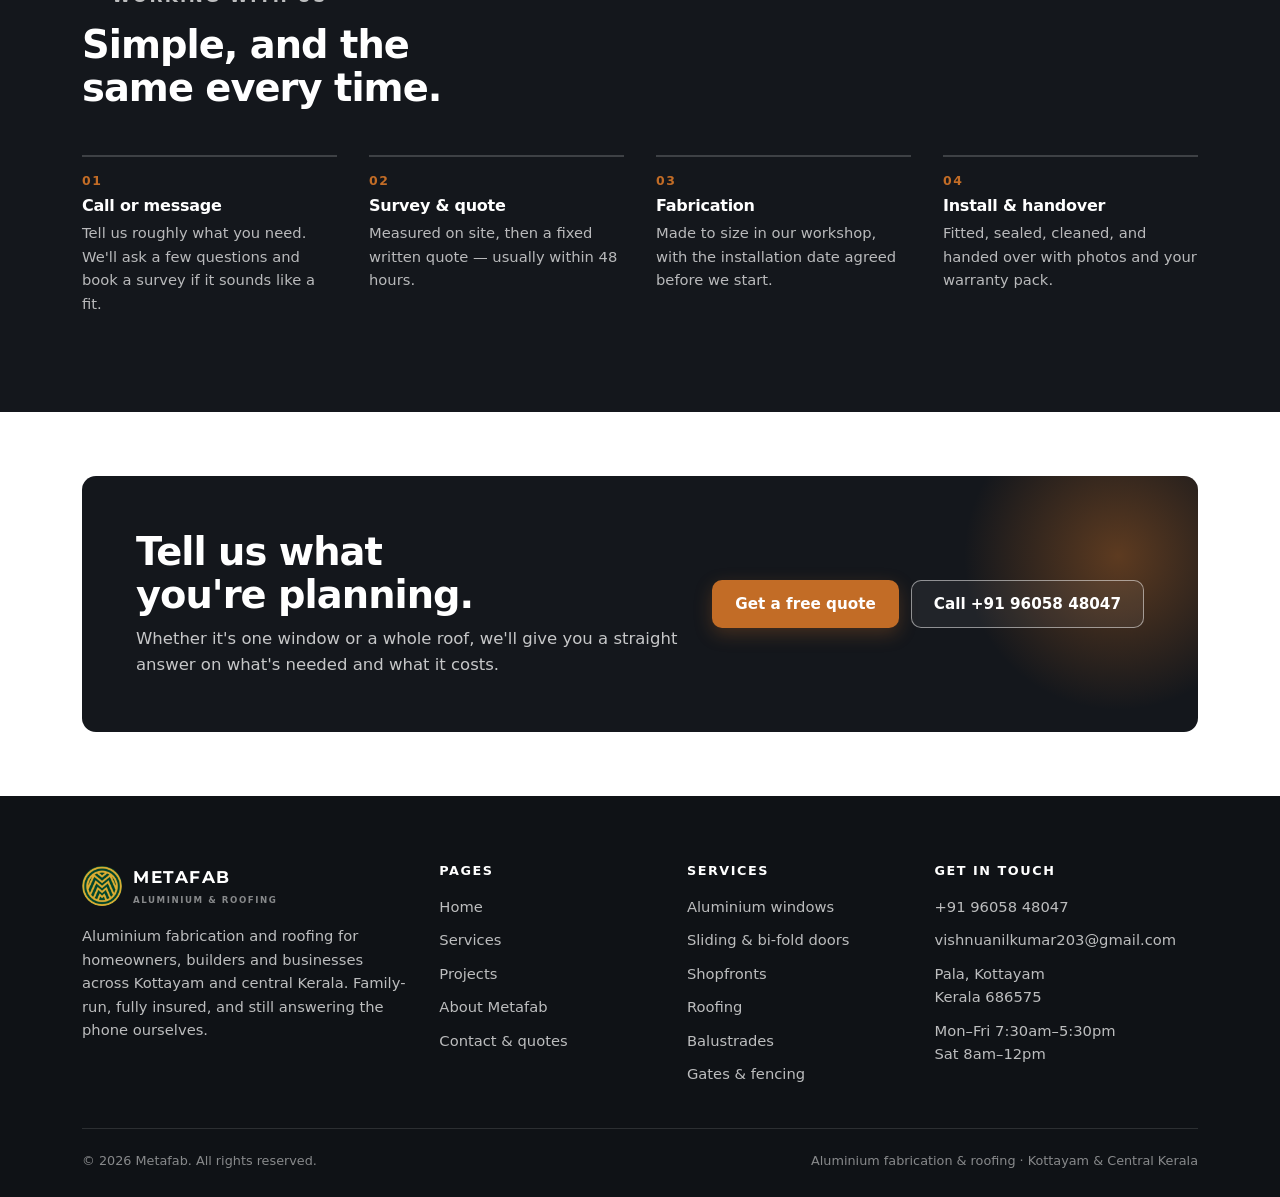
<file: about.html>
<!DOCTYPE html>
<html lang="en-IN">
<head>
<meta charset="utf-8">
<meta name="viewport" content="width=device-width, initial-scale=1">
<title>About Metafab | Family-Run Aluminium Fabricators &amp; Roofers</title>
<meta name="description" content="Metafab is a family-run aluminium fabrication and roofing contractor serving Kottayam and central Kerala, with its own workshop, its own fitters and a 10-year workmanship warranty.">
<link rel="canonical" href="https://www.metafab.co.uk/about.html">
<meta name="theme-color" content="#14171c">
<meta name="robots" content="index, follow, max-image-preview:large, max-snippet:-1">
<meta property="og:locale" content="en_IN">
<meta property="og:type" content="website">
<meta property="og:site_name" content="Metafab">
<meta property="og:title" content="About Metafab | Aluminium Fabrication &amp; Roofing">
<meta property="og:description" content="Our own workshop, our own fitters, honest quotes and a 10-year workmanship warranty.">
<meta property="og:url" content="https://www.metafab.co.uk/about.html">
<meta property="og:image" content="https://www.metafab.co.uk/assets/img/workshop.jpg">
<meta property="og:image:alt" content="Inside the Metafab aluminium fabrication workshop in Pala">
<meta name="twitter:card" content="summary_large_image">
<meta name="twitter:title" content="About Metafab | Family-Run Aluminium Fabricators &amp; Roofers">
<meta name="twitter:description" content="Family-run aluminium fabricators and roofers in Pala, Kottayam. Our own workshop, our own fitters, 10-year workmanship warranty.">
<meta name="twitter:image" content="https://www.metafab.co.uk/assets/img/workshop.jpg">
<meta name="twitter:image:alt" content="Inside the Metafab aluminium fabrication workshop in Pala">
<link rel="icon" href="assets/img/logo-mark.png" type="image/png">
<link rel="preconnect" href="https://fonts.googleapis.com">
<link rel="preconnect" href="https://fonts.gstatic.com" crossorigin>
<link rel="stylesheet" href="https://fonts.googleapis.com/css2?family=Montserrat:wght@600;700&display=swap">
<link rel="stylesheet" href="assets/css/styles.css">
<script type="application/ld+json">
{
  "@context": "https://schema.org",
  "@type": "BreadcrumbList",
  "itemListElement": [
    { "@type": "ListItem", "position": 1, "name": "Home", "item": "https://www.metafab.co.uk/" },
    { "@type": "ListItem", "position": 2, "name": "About Metafab", "item": "https://www.metafab.co.uk/about.html" }
  ]
}
</script>
<script type="application/ld+json">
{
  "@context": "https://schema.org",
  "@type": "AboutPage",
  "name": "About Metafab",
  "description": "Metafab is a family-run aluminium fabrication and roofing business working from its own workshop in Pala, Kottayam, across central Kerala.",
  "mainEntity": { "@id": "https://www.metafab.co.uk/#business" }
}
</script>
</head>
<body>
<a class="skip-link" href="#main">Skip to content</a>

<header class="site-header">
  <div class="wrap header-inner">
    <a class="brand" href="index.html" aria-label="Metafab home">
      <span class="brand__mark" aria-hidden="true">
        <img src="assets/img/logo-mark.png" alt="" width="40" height="40">
      </span>
      <span>Metafab<small>Aluminium &amp; roofing</small></span>
    </a>

    <nav class="site-nav" id="site-nav" aria-label="Main navigation">
      <ul>
        <li><a href="index.html">Home</a></li>
        <li><a href="services.html">Services</a></li>
        <li><a href="projects.html">Projects</a></li>
        <li><a href="about.html" aria-current="page">About</a></li>
        <li><a href="contact.html">Contact</a></li>
      </ul>
    </nav>

    <div class="header-actions">
      <a class="header-phone" href="tel:+919605848047">
        <svg viewBox="0 0 24 24" fill="none" stroke="currentColor" stroke-width="2" stroke-linecap="round" stroke-linejoin="round" aria-hidden="true"><path d="M22 16.9v3a2 2 0 0 1-2.2 2 19.8 19.8 0 0 1-8.6-3.1 19.5 19.5 0 0 1-6-6A19.8 19.8 0 0 1 2.1 4.2 2 2 0 0 1 4.1 2h3a2 2 0 0 1 2 1.7c.1 1 .4 1.9.7 2.8a2 2 0 0 1-.5 2.1L8.1 9.9a16 16 0 0 0 6 6l1.3-1.3a2 2 0 0 1 2.1-.4c.9.3 1.8.6 2.8.7a2 2 0 0 1 1.7 2Z"/></svg>
        <span>+91 96058 48047</span>
      </a>
      <a class="btn btn--primary btn--quote" href="contact.html#quote">Get a free quote</a>
      <button class="nav-toggle" type="button" data-nav-toggle aria-expanded="false" aria-controls="site-nav" aria-label="Open menu">
        <svg class="icon-burger" viewBox="0 0 24 24" fill="none" stroke="currentColor" stroke-width="2" stroke-linecap="round" aria-hidden="true"><path d="M4 7h16M4 12h16M4 17h16"/></svg>
        <svg class="icon-close" viewBox="0 0 24 24" fill="none" stroke="currentColor" stroke-width="2" stroke-linecap="round" aria-hidden="true"><path d="M6 6l12 12M18 6L6 18"/></svg>
      </button>
    </div>
  </div>
</header>

<main id="main">

  <div class="page-hero">
    <div class="wrap">
      <ul class="breadcrumb">
        <li><a href="index.html">Home</a></li>
        <li>About</li>
      </ul>
      <h1>A workshop, a van, and twenty years of getting it right.</h1>
      <p>Metafab started as a two-man fabrication shop making windows and gates for local builders. We've grown, but the model hasn't changed: we make the thing, we fit the thing, and we answer the phone afterwards.</p>
    </div>
  </div>

  <section class="section">
    <div class="wrap">
      <div class="split split--media-right">
        <div class="reveal">
          <p class="kicker">Our story</p>
          <h2>Started in a unit. Still in the same unit.</h2>
          <p>We began taking on aluminium work that other firms didn't want — awkward openings, listed buildings, roofs nobody could find the leak in. That's still most of what we do, and it's why builders and architects keep coming back with the difficult ones.</p>
          <p>Today we cover aluminium fabrication and roofing under one roof, which means one point of contact instead of three trades blaming each other. If the roof meets the glazing, we're responsible for the join — and we're the ones who come back if it leaks.</p>
          <p>Most of our work now comes from repeat customers and recommendations from people we've worked for. We'd rather keep it that way than chase volume.</p>
          <div class="notice mt-2">
            <strong>Straight answers, even when they cost us the job.</strong> If a repair is the sensible option instead of a replacement, we'll say so.
          </div>
        </div>
        <div class="split__media reveal">
          <img src="assets/img/workshop.jpg" alt="Fabricator measuring an aluminium extrusion at the Metafab workshop bench" loading="lazy" width="1184" height="880">
        </div>
      </div>

      <ul class="stats mt-3" style="margin-top:clamp(40px,6vw,64px)">
        <li><strong>20+</strong><span>Years in the trade</span></li>
        <li><strong>250+</strong><span>Completed projects</span></li>
        <li><strong>8</strong><span>Services under one roof</span></li>
        <li><strong>10yr</strong><span>Workmanship warranty</span></li>
      </ul>
    </div>
  </section>

  <section class="section section--sand" aria-labelledby="values-title">
    <div class="wrap">
      <div class="section-head reveal">
        <p class="kicker">What we stand for</p>
        <h2 id="values-title">Four things we don't compromise on.</h2>
      </div>
      <div class="grid grid--2">
        <div class="feature reveal">
          <div class="feature__icon" aria-hidden="true"><svg viewBox="0 0 24 24" fill="none" stroke="currentColor" stroke-width="2" stroke-linecap="round" stroke-linejoin="round"><path d="M14 2H6a2 2 0 0 0-2 2v16a2 2 0 0 0 2 2h12a2 2 0 0 0 2-2V8z"/><path d="M14 2v6h6"/><path d="M8 13h8M8 17h5"/></svg></div>
          <div>
            <h3>Quotes you can compare</h3>
            <p>Itemised, in writing, with the glass specification and the lead time stated. If two quotes differ, you'll be able to see exactly why.</p>
          </div>
        </div>
        <div class="feature reveal">
          <div class="feature__icon" aria-hidden="true"><svg viewBox="0 0 24 24" fill="none" stroke="currentColor" stroke-width="2" stroke-linecap="round" stroke-linejoin="round"><circle cx="12" cy="12" r="9"/><path d="M12 7v5l3 2"/></svg></div>
          <div>
            <h3>Dates we keep</h3>
            <p>We don't book more work than the workshop can make or the fitters can install. If a date has to move, you'll know early — not on the morning.</p>
          </div>
        </div>
        <div class="feature reveal">
          <div class="feature__icon" aria-hidden="true"><svg viewBox="0 0 24 24" fill="none" stroke="currentColor" stroke-width="2" stroke-linecap="round" stroke-linejoin="round"><path d="M12 22s8-4 8-10V5l-8-3-8 3v7c0 6 8 10 8 10z"/><path d="m9 12 2 2 4-4"/></svg></div>
          <div>
            <h3>Materials that last</h3>
            <p>Marine-grade stainless fixings, thermally broken profiles, UV-stable sealants and membranes from manufacturers we can go back to.</p>
          </div>
        </div>
        <div class="feature reveal">
          <div class="feature__icon" aria-hidden="true"><svg viewBox="0 0 24 24" fill="none" stroke="currentColor" stroke-width="2" stroke-linecap="round" stroke-linejoin="round"><path d="M21 15a2 2 0 0 1-2 2H8l-5 4V5a2 2 0 0 1 2-2h14a2 2 0 0 1 2 2z"/></svg></div>
          <div>
            <h3>Someone who answers</h3>
            <p>A mobile number for the person running your job, not a call centre. If there's an issue, we'd rather hear it than not.</p>
          </div>
        </div>
      </div>
    </div>
  </section>

  <section class="section" aria-labelledby="materials-title">
    <div class="wrap">
      <div class="split">
        <div class="reveal">
          <p class="kicker">Materials &amp; warranty</p>
          <h2 id="materials-title">Specified properly, guaranteed in writing.</h2>
          <p>What goes into the job decides how long it lasts. Here's what we use as standard, and what you get in writing when we finish.</p>
          <ul class="svc-list mt-3">
            <li><span><strong>Thermally broken aluminium profiles</strong> with polyamide thermal breaks, powder-coated to your chosen RAL colour.</span></li>
            <li><span><strong>A-rated double glazing</strong> as standard — triple glazing, acoustic or solar-control glass where the situation calls for it.</span></li>
            <li><span><strong>Stainless-steel fixings</strong> and correct packers, so nothing rusts or works loose behind the frame.</span></li>
            <li><span><strong>Single-ply and metal roofing systems</strong> from established manufacturers, installed to their published specification.</span></li>
            <li><span><strong>10-year workmanship warranty</strong>, plus the full manufacturer guarantee on profiles, glass and roofing membranes.</span></li>
          </ul>
        </div>
        <div class="reveal">
          <div class="info-card">
            <h3>Who we work with</h3>
            <p class="small muted">Different clients, same standard of finish.</p>
            <ul class="svc-list mt-2">
              <li><span><strong>Homeowners</strong> — windows, doors, roofline, balconies and repairs, with clear advice and no hard sell.</span></li>
              <li><span><strong>Builders &amp; developers</strong> — measured, fabricated and delivered to programme, with site-ready documentation.</span></li>
              <li><span><strong>Architects &amp; designers</strong> — slim profiles and bespoke details discussed at drawing stage, not value-engineered out later.</span></li>
              <li><span><strong>Commercial property owners</strong> — shopfronts, glazing and roofing installed out of hours to protect trading.</span></li>
            </ul>
            <p class="mt-2"><a class="text-link" href="contact.html#quote">Start a conversation
              <svg viewBox="0 0 24 24" fill="none" stroke="currentColor" stroke-width="2" stroke-linecap="round" stroke-linejoin="round" aria-hidden="true"><path d="M5 12h14M12 5l7 7-7 7"/></svg>
            </a></p>
          </div>
        </div>
      </div>
    </div>
  </section>

  <section class="section section--ink" aria-labelledby="process-title">
    <div class="wrap">
      <div class="section-head reveal">
        <p class="kicker">Working with us</p>
        <h2 id="process-title">Simple, and the same every time.</h2>
      </div>
      <ol class="steps reveal">
        <li><h3>Call or message</h3><p>Tell us roughly what you need. We'll ask a few questions and book a survey if it sounds like a fit.</p></li>
        <li><h3>Survey &amp; quote</h3><p>Measured on site, then a fixed written quote — usually within 48 hours.</p></li>
        <li><h3>Fabrication</h3><p>Made to size in our workshop, with the installation date agreed before we start.</p></li>
        <li><h3>Install &amp; handover</h3><p>Fitted, sealed, cleaned, and handed over with photos and your warranty pack.</p></li>
      </ol>
    </div>
  </section>

  <section class="section--tight">
    <div class="wrap">
      <div class="cta-band reveal">
        <div class="cta-band__inner">
          <h2>Tell us what you're planning.</h2>
          <p>Whether it's one window or a whole roof, we'll give you a straight answer on what's needed and what it costs.</p>
        </div>
        <div class="btn-row cta-band__inner">
          <a class="btn btn--primary" href="contact.html#quote">Get a free quote</a>
          <a class="btn btn--ghost" href="tel:+919605848047">Call +91 96058 48047</a>
        </div>
      </div>
    </div>
  </section>

</main>

<footer class="site-footer">
  <div class="wrap">
    <div class="footer-grid">
      <div>
        <a class="brand" href="index.html" aria-label="Metafab home">
          <span class="brand__mark" aria-hidden="true">
            <img src="assets/img/logo-mark.png" alt="" width="40" height="40">
          </span>
          <span>Metafab<small>Aluminium &amp; roofing</small></span>
        </a>
        <p>Aluminium fabrication and roofing for homeowners, builders and businesses across Kottayam and central Kerala. Family-run, fully insured, and still answering the phone ourselves.</p>
      </div>
      <div>
        <h4>Pages</h4>
        <ul>
          <li><a href="index.html">Home</a></li>
          <li><a href="services.html">Services</a></li>
          <li><a href="projects.html">Projects</a></li>
          <li><a href="about.html">About Metafab</a></li>
          <li><a href="contact.html">Contact &amp; quotes</a></li>
        </ul>
      </div>
      <div>
        <h4>Services</h4>
        <ul>
          <li><a href="services.html#windows">Aluminium windows</a></li>
          <li><a href="services.html#doors">Sliding &amp; bi-fold doors</a></li>
          <li><a href="services.html#shopfronts">Shopfronts</a></li>
          <li><a href="services.html#roofing">Roofing</a></li>
          <li><a href="services.html#balustrades">Balustrades</a></li>
          <li><a href="services.html#gates">Gates &amp; fencing</a></li>
        </ul>
      </div>
      <div class="footer-contact">
        <h4>Get in touch</h4>
        <p><a href="tel:+919605848047">+91 96058 48047</a></p>
        <p><a href="mailto:vishnuanilkumar203@gmail.com">vishnuanilkumar203@gmail.com</a></p>
        <p>Pala, Kottayam<br>Kerala 686575</p>
        <p>Mon–Fri 7:30am–5:30pm<br>Sat 8am–12pm</p>
      </div>
    </div>
    <div class="footer-bottom">
      <p>© <span data-year>2026</span> Metafab. All rights reserved.</p>
      <p>Aluminium fabrication &amp; roofing · Kottayam &amp; Central Kerala</p>
    </div>
  </div>
</footer>

<div class="mobile-cta" role="group" aria-label="Quick contact">
  <a class="btn btn--outline" href="tel:+919605848047">
    <svg viewBox="0 0 24 24" fill="none" stroke="currentColor" stroke-width="2" stroke-linecap="round" stroke-linejoin="round" aria-hidden="true"><path d="M22 16.9v3a2 2 0 0 1-2.2 2 19.8 19.8 0 0 1-8.6-3.1 19.5 19.5 0 0 1-6-6A19.8 19.8 0 0 1 2.1 4.2 2 2 0 0 1 4.1 2h3a2 2 0 0 1 2 1.7c.1 1 .4 1.9.7 2.8a2 2 0 0 1-.5 2.1L8.1 9.9a16 16 0 0 0 6 6l1.3-1.3a2 2 0 0 1 2.1-.4c.9.3 1.8.6 2.8.7a2 2 0 0 1 1.7 2Z"/></svg>
    Call
  </a>
  <a class="btn btn--wa" href="https://wa.me/919605848047?text=Hi%20Metafab%2C%20I%27d%20like%20a%20quote%20for" target="_blank" rel="noopener">WhatsApp</a>
  <a class="btn btn--primary" href="contact.html#quote">Quote</a>
</div>

<script src="assets/js/main.js" defer></script>
</body>
</html>
</file>
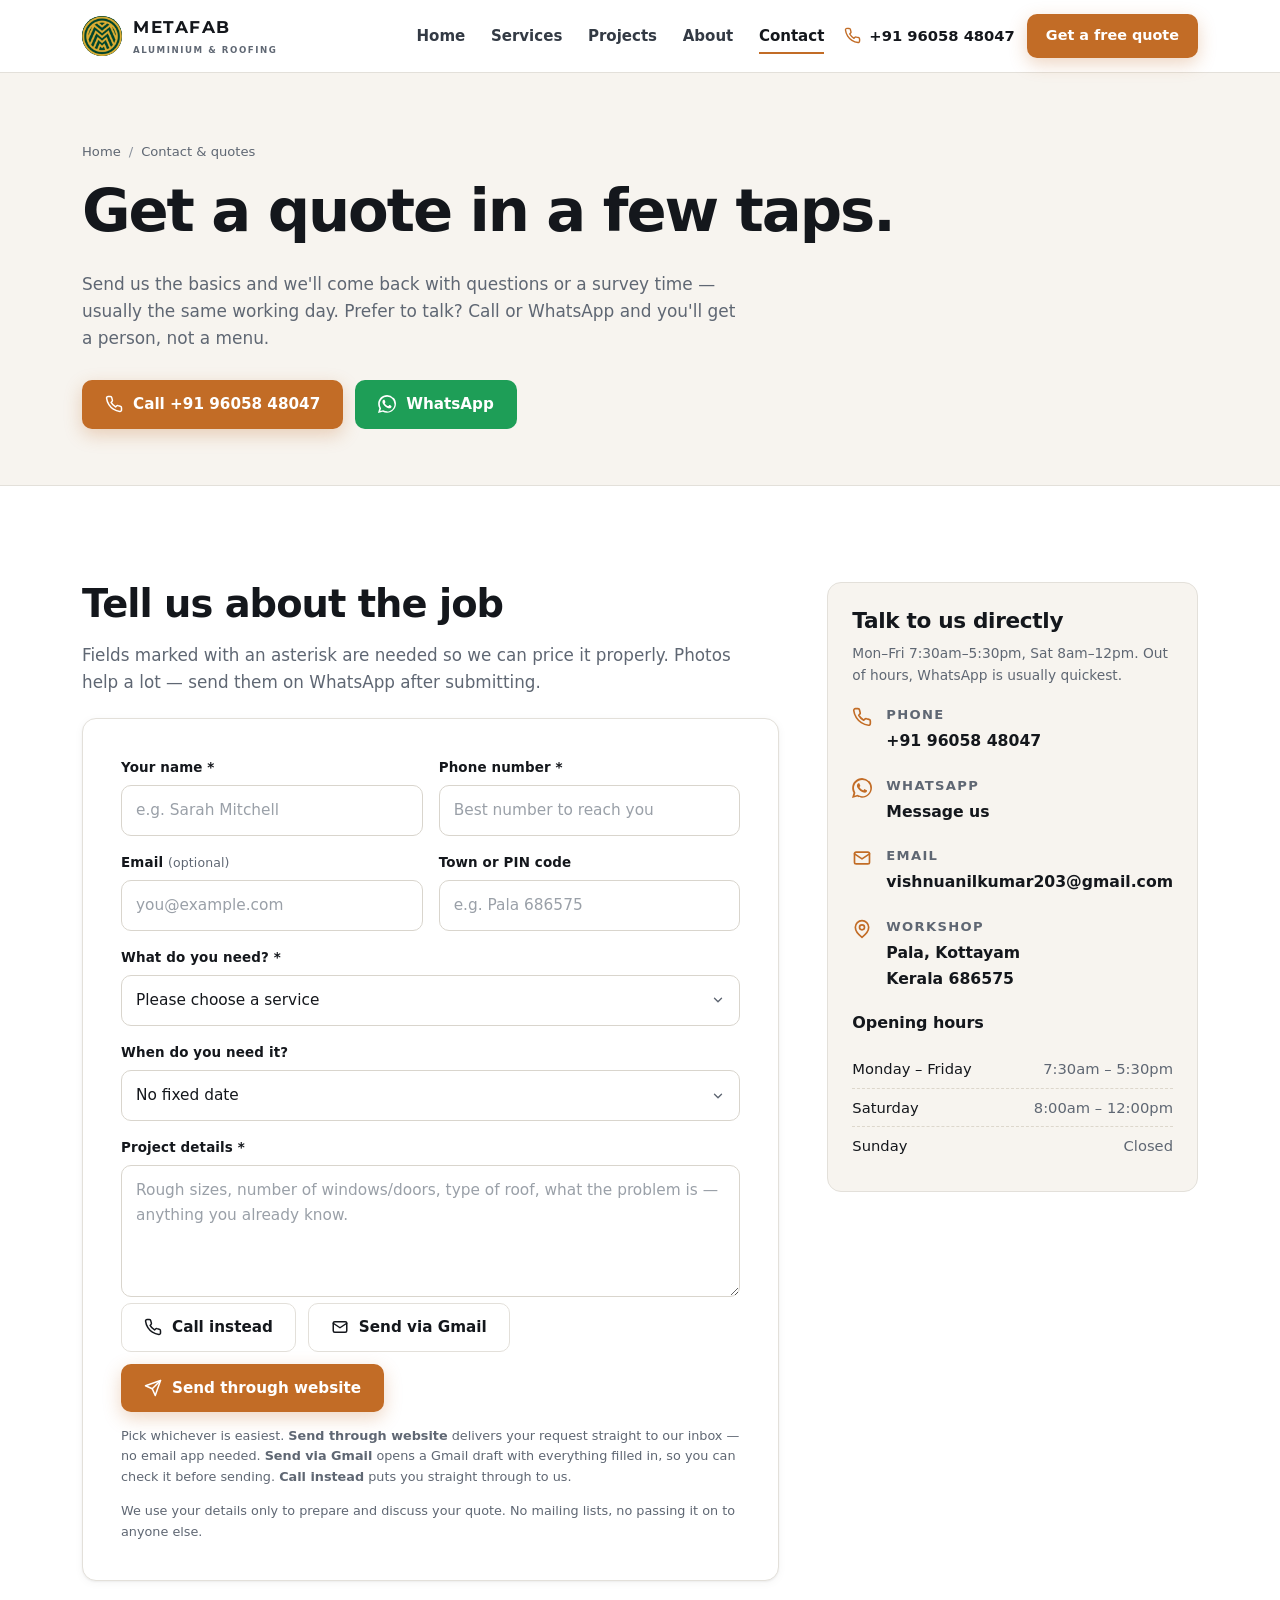
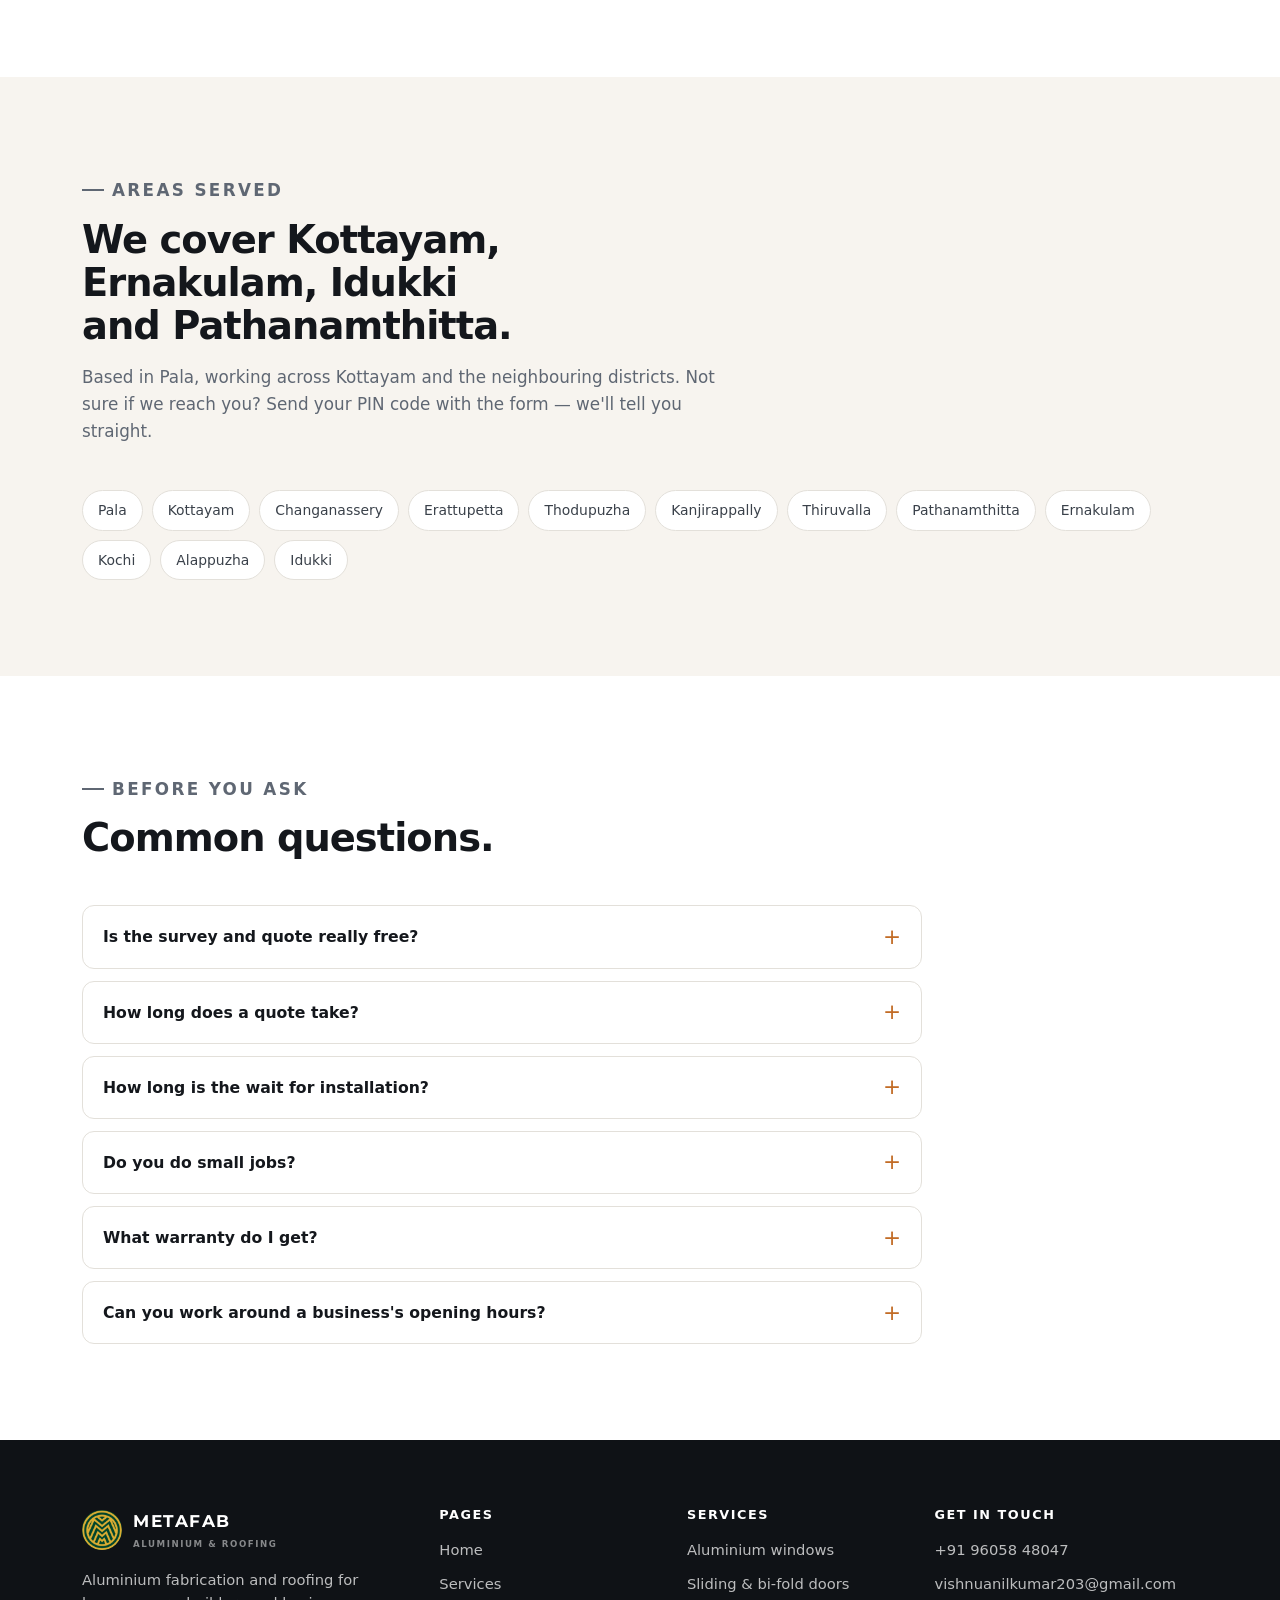
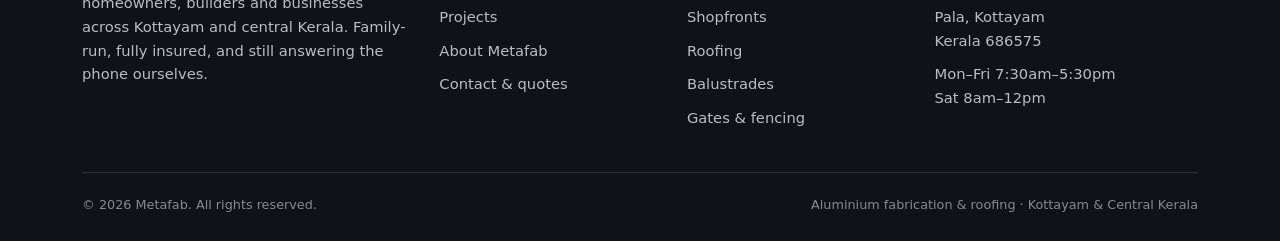
<file: contact.html>
<!DOCTYPE html>
<html lang="en-IN">
<head>
<meta charset="utf-8">
<meta name="viewport" content="width=device-width, initial-scale=1">
<title>Contact &amp; Get a Quote | Metafab Aluminium &amp; Roofing</title>
<meta name="description" content="Request a free quote from Metafab. Call +91 96058 48047, message us on WhatsApp or send your project details — free survey, fixed written quote within 48 hours across Kottayam and central Kerala.">
<link rel="canonical" href="https://www.metafab.co.uk/contact.html">
<meta name="theme-color" content="#14171c">
<meta name="robots" content="index, follow, max-image-preview:large, max-snippet:-1">
<meta property="og:locale" content="en_IN">
<meta property="og:type" content="website">
<meta property="og:site_name" content="Metafab">
<meta property="og:title" content="Contact &amp; Get a Quote | Metafab">
<meta property="og:description" content="Free survey and a fixed written quote within 48 hours. Call, WhatsApp or send us your details.">
<meta property="og:url" content="https://www.metafab.co.uk/contact.html">
<meta property="og:image" content="https://www.metafab.co.uk/assets/img/hero-home.jpg">
<meta property="og:image:alt" content="Metafab aluminium and roofing work in Kottayam">
<meta name="twitter:card" content="summary_large_image">
<meta name="twitter:title" content="Contact &amp; Get a Quote | Metafab Aluminium &amp; Roofing">
<meta name="twitter:description" content="Call, message or send the quote form — free survey and a fixed written quote for aluminium fabrication and roofing across Kottayam and central Kerala.">
<meta name="twitter:image" content="https://www.metafab.co.uk/assets/img/hero-home.jpg">
<meta name="twitter:image:alt" content="Metafab aluminium and roofing work in Kottayam">
<link rel="icon" href="assets/img/logo-mark.png" type="image/png">
<link rel="preconnect" href="https://fonts.googleapis.com">
<link rel="preconnect" href="https://fonts.gstatic.com" crossorigin>
<link rel="stylesheet" href="https://fonts.googleapis.com/css2?family=Montserrat:wght@600;700&display=swap">
<link rel="stylesheet" href="assets/css/styles.css">
<script type="application/ld+json">
{
  "@context": "https://schema.org",
  "@type": "BreadcrumbList",
  "itemListElement": [
    { "@type": "ListItem", "position": 1, "name": "Home", "item": "https://www.metafab.co.uk/" },
    { "@type": "ListItem", "position": 2, "name": "Contact", "item": "https://www.metafab.co.uk/contact.html" }
  ]
}
</script>
<script type="application/ld+json">
{
  "@context": "https://schema.org",
  "@type": "ContactPage",
  "name": "Contact Metafab",
  "mainEntity": {
    "@type": ["RoofingContractor", "LocalBusiness"],
    "@id": "https://www.metafab.co.uk/#business",
    "name": "Metafab",
    "url": "https://www.metafab.co.uk/",
    "telephone": "+919605848047",
    "email": "vishnuanilkumar203@gmail.com",
    "priceRange": "₹₹",
    "address": {
      "@type": "PostalAddress",
      "streetAddress": "Pala",
      "addressLocality": "Kottayam",
      "addressRegion": "Kerala",
      "postalCode": "686575",
      "addressCountry": "IN"
    },
    "contactPoint": [
      {
        "@type": "ContactPoint",
        "telephone": "+919605848047",
        "contactType": "customer service",
        "areaServed": "IN",
        "availableLanguage": ["en", "ml"],
        "email": "vishnuanilkumar203@gmail.com"
      }
    ]
  }
}
</script>
</head>
<body>
<a class="skip-link" href="#main">Skip to content</a>

<header class="site-header">
  <div class="wrap header-inner">
    <a class="brand" href="index.html" aria-label="Metafab home">
      <span class="brand__mark" aria-hidden="true">
        <img src="assets/img/logo-mark.png" alt="" width="40" height="40">
      </span>
      <span>Metafab<small>Aluminium &amp; roofing</small></span>
    </a>

    <nav class="site-nav" id="site-nav" aria-label="Main navigation">
      <ul>
        <li><a href="index.html">Home</a></li>
        <li><a href="services.html">Services</a></li>
        <li><a href="projects.html">Projects</a></li>
        <li><a href="about.html">About</a></li>
        <li><a href="contact.html" aria-current="page">Contact</a></li>
      </ul>
    </nav>

    <div class="header-actions">
      <a class="header-phone" href="tel:+919605848047">
        <svg viewBox="0 0 24 24" fill="none" stroke="currentColor" stroke-width="2" stroke-linecap="round" stroke-linejoin="round" aria-hidden="true"><path d="M22 16.9v3a2 2 0 0 1-2.2 2 19.8 19.8 0 0 1-8.6-3.1 19.5 19.5 0 0 1-6-6A19.8 19.8 0 0 1 2.1 4.2 2 2 0 0 1 4.1 2h3a2 2 0 0 1 2 1.7c.1 1 .4 1.9.7 2.8a2 2 0 0 1-.5 2.1L8.1 9.9a16 16 0 0 0 6 6l1.3-1.3a2 2 0 0 1 2.1-.4c.9.3 1.8.6 2.8.7a2 2 0 0 1 1.7 2Z"/></svg>
        <span>+91 96058 48047</span>
      </a>
      <a class="btn btn--primary btn--quote" href="#quote">Get a free quote</a>
      <button class="nav-toggle" type="button" data-nav-toggle aria-expanded="false" aria-controls="site-nav" aria-label="Open menu">
        <svg class="icon-burger" viewBox="0 0 24 24" fill="none" stroke="currentColor" stroke-width="2" stroke-linecap="round" aria-hidden="true"><path d="M4 7h16M4 12h16M4 17h16"/></svg>
        <svg class="icon-close" viewBox="0 0 24 24" fill="none" stroke="currentColor" stroke-width="2" stroke-linecap="round" aria-hidden="true"><path d="M6 6l12 12M18 6L6 18"/></svg>
      </button>
    </div>
  </div>
</header>

<main id="main">

  <div class="page-hero">
    <div class="wrap">
      <ul class="breadcrumb">
        <li><a href="index.html">Home</a></li>
        <li>Contact &amp; quotes</li>
      </ul>
      <h1>Get a quote in a few taps.</h1>
      <p>Send us the basics and we'll come back with questions or a survey time — usually the same working day. Prefer to talk? Call or WhatsApp and you'll get a person, not a menu.</p>
      <div class="btn-row mt-3">
        <a class="btn btn--primary" href="tel:+919605848047">
          <svg viewBox="0 0 24 24" fill="none" stroke="currentColor" stroke-width="2" stroke-linecap="round" stroke-linejoin="round" aria-hidden="true"><path d="M22 16.9v3a2 2 0 0 1-2.2 2 19.8 19.8 0 0 1-8.6-3.1 19.5 19.5 0 0 1-6-6A19.8 19.8 0 0 1 2.1 4.2 2 2 0 0 1 4.1 2h3a2 2 0 0 1 2 1.7c.1 1 .4 1.9.7 2.8a2 2 0 0 1-.5 2.1L8.1 9.9a16 16 0 0 0 6 6l1.3-1.3a2 2 0 0 1 2.1-.4c.9.3 1.8.6 2.8.7a2 2 0 0 1 1.7 2Z"/></svg>
          Call +91 96058 48047
        </a>
        <a class="btn btn--wa" href="https://wa.me/919605848047?text=Hi%20Metafab%2C%20I%27d%20like%20a%20quote%20for" target="_blank" rel="noopener">
          <svg viewBox="0 0 24 24" fill="currentColor" aria-hidden="true"><path d="M17.5 14.4c-.3-.2-1.8-.9-2-1-.3-.1-.5-.1-.7.1-.2.3-.8 1-1 1.2-.2.2-.3.2-.6.1-.3-.2-1.3-.5-2.4-1.5-.9-.8-1.5-1.8-1.7-2.1-.2-.3 0-.5.1-.6l.4-.5c.2-.2.2-.3.3-.5.1-.2 0-.4 0-.5 0-.2-.7-1.6-.9-2.2-.2-.6-.5-.5-.7-.5h-.6c-.2 0-.5.1-.8.4-.3.3-1 1-1 2.5s1.1 2.9 1.2 3.1c.1.2 2.1 3.2 5.1 4.5.7.3 1.3.5 1.7.6.7.2 1.4.2 1.9.1.6-.1 1.8-.7 2-1.4.2-.7.2-1.3.2-1.4-.1-.1-.3-.2-.6-.3M12.1 21.8h-.1c-1.7 0-3.4-.5-4.9-1.4l-.4-.2-3.6 1 1-3.5-.2-.4a9.8 9.8 0 0 1-1.5-5.2c0-5.4 4.4-9.8 9.8-9.8 2.6 0 5.1 1 6.9 2.9a9.8 9.8 0 0 1 2.9 7c0 5.4-4.4 9.8-9.8 9.8m8.3-18.1A11.8 11.8 0 0 0 12.1 0C5.5 0 .2 5.3.2 11.9c0 2.1.5 4.1 1.6 5.9L0 24l6.3-1.7c1.7 1 3.7 1.4 5.7 1.4h.1c6.5 0 11.9-5.3 11.9-11.9 0-3.2-1.2-6.2-3.5-8.4"/></svg>
          WhatsApp
        </a>
      </div>
    </div>
  </div>

  <section class="section" id="quote">
    <div class="wrap">
      <div class="contact-grid">

        <!-- Quote form -->
        <div>
          <div class="section-head" style="margin-bottom:22px">
            <h2>Tell us about the job</h2>
            <p>Fields marked with an asterisk are needed so we can price it properly. Photos help a lot — send them on WhatsApp after submitting.</p>
          </div>

          <form class="form-card" data-quote-form action="https://formsubmit.co/vishnuanilkumar203@gmail.com" method="POST">
            <input type="hidden" name="_subject" value="Quote request from the Metafab website">
            <input type="hidden" name="_template" value="table">
            <input type="hidden" name="_captcha" value="false">
            <div class="form-grid">
              <div class="field">
                <label for="name">Your name *</label>
                <input type="text" id="name" name="name" autocomplete="name" required placeholder="e.g. Sarah Mitchell">
              </div>
              <div class="field">
                <label for="phone">Phone number *</label>
                <input type="tel" id="phone" name="phone" autocomplete="tel" required placeholder="Best number to reach you">
              </div>
              <div class="field">
                <label for="email">Email <span class="hint">(optional)</span></label>
                <input type="email" id="email" name="email" autocomplete="email" placeholder="you@example.com">
              </div>
              <div class="field">
                <label for="area">Town or PIN code</label>
                <input type="text" id="area" name="area" autocomplete="postal-code" placeholder="e.g. Pala 686575">
              </div>
              <div class="field field--full">
                <label for="service">What do you need? *</label>
                <select id="service" name="service" required>
                  <option value="">Please choose a service</option>
                  <option>Aluminium windows</option>
                  <option>Sliding or bi-fold doors</option>
                  <option>Shopfront or commercial glazing</option>
                  <option>New roof or re-roof</option>
                  <option>Roof repair or leak</option>
                  <option>Balustrade or glass railing</option>
                  <option>Carport, canopy or pergola</option>
                  <option>Gates, fencing or screening</option>
                  <option>Something else / not sure</option>
                </select>
              </div>
              <div class="field field--full">
                <label for="timeline">When do you need it?</label>
                <select id="timeline" name="timeline">
                  <option value="">No fixed date</option>
                  <option>As soon as possible</option>
                  <option>Within 1–3 months</option>
                  <option>3–6 months</option>
                  <option>Just planning / budgeting</option>
                </select>
              </div>
              <div class="field field--full">
                <label for="details">Project details *</label>
                <textarea id="details" name="details" required placeholder="Rough sizes, number of windows/doors, type of roof, what the problem is — anything you already know."></textarea>
              </div>
            </div>

            <div class="form-actions">
              <a class="btn btn--outline" href="tel:+919605848047">
                <svg viewBox="0 0 24 24" fill="none" stroke="currentColor" stroke-width="2" stroke-linecap="round" stroke-linejoin="round" aria-hidden="true"><path d="M22 16.9v3a2 2 0 0 1-2.2 2 19.8 19.8 0 0 1-8.6-3.1 19.5 19.5 0 0 1-6-6A19.8 19.8 0 0 1 2.1 4.2 2 2 0 0 1 4.1 2h3a2 2 0 0 1 2 1.7c.1 1 .4 1.9.7 2.8a2 2 0 0 1-.5 2.1L8.1 9.9a16 16 0 0 0 6 6l1.3-1.3a2 2 0 0 1 2.1-.4c.9.3 1.8.6 2.8.7a2 2 0 0 1 1.7 2Z"/></svg>
                Call instead
              </a>
              <button class="btn btn--outline" type="button" data-send-gmail>
                <svg viewBox="0 0 24 24" fill="none" stroke="currentColor" stroke-width="2" stroke-linecap="round" stroke-linejoin="round" aria-hidden="true"><rect x="3" y="5" width="18" height="14" rx="2"/><path d="m3 7 9 6 9-6"/></svg>
                Send via Gmail
              </button>
              <button class="btn btn--primary" type="submit" data-send-site>
                <svg viewBox="0 0 24 24" fill="none" stroke="currentColor" stroke-width="2" stroke-linecap="round" stroke-linejoin="round" aria-hidden="true"><path d="m22 2-7 20-4-9-9-4Z"/><path d="M22 2 11 13"/></svg>
                Send through website
              </button>
            </div>

            <div class="form-status" data-form-status role="status" aria-live="polite" hidden></div>

            <p class="form-note">Pick whichever is easiest. <strong>Send through website</strong> delivers your request straight to our inbox — no email app needed. <strong>Send via Gmail</strong> opens a Gmail draft with everything filled in, so you can check it before sending. <strong>Call instead</strong> puts you straight through to us.</p>

            <p class="form-note">We use your details only to prepare and discuss your quote. No mailing lists, no passing it on to anyone else.</p>
          </form>
        </div>

        <!-- Contact details -->
        <aside class="info-card">
          <h3>Talk to us directly</h3>
          <p class="small muted">Mon–Fri 7:30am–5:30pm, Sat 8am–12pm. Out of hours, WhatsApp is usually quickest.</p>

          <ul class="info-list mt-2">
            <li>
              <svg viewBox="0 0 24 24" fill="none" stroke="currentColor" stroke-width="2" stroke-linecap="round" stroke-linejoin="round" aria-hidden="true"><path d="M22 16.9v3a2 2 0 0 1-2.2 2 19.8 19.8 0 0 1-8.6-3.1 19.5 19.5 0 0 1-6-6A19.8 19.8 0 0 1 2.1 4.2 2 2 0 0 1 4.1 2h3a2 2 0 0 1 2 1.7c.1 1 .4 1.9.7 2.8a2 2 0 0 1-.5 2.1L8.1 9.9a16 16 0 0 0 6 6l1.3-1.3a2 2 0 0 1 2.1-.4c.9.3 1.8.6 2.8.7a2 2 0 0 1 1.7 2Z"/></svg>
              <div><strong>Phone</strong><a href="tel:+919605848047">+91 96058 48047</a></div>
            </li>
            <li>
              <svg viewBox="0 0 24 24" fill="currentColor" aria-hidden="true"><path d="M12.1 21.8h-.1c-1.7 0-3.4-.5-4.9-1.4l-.4-.2-3.6 1 1-3.5-.2-.4a9.8 9.8 0 0 1-1.5-5.2c0-5.4 4.4-9.8 9.8-9.8 2.6 0 5.1 1 6.9 2.9a9.8 9.8 0 0 1 2.9 7c0 5.4-4.4 9.8-9.8 9.8m8.3-18.1A11.8 11.8 0 0 0 12.1 0C5.5 0 .2 5.3.2 11.9c0 2.1.5 4.1 1.6 5.9L0 24l6.3-1.7c1.7 1 3.7 1.4 5.7 1.4h.1c6.5 0 11.9-5.3 11.9-11.9 0-3.2-1.2-6.2-3.5-8.4M17.5 14.4c-.3-.2-1.8-.9-2-1-.3-.1-.5-.1-.7.1-.2.3-.8 1-1 1.2-.2.2-.3.2-.6.1-.3-.2-1.3-.5-2.4-1.5-.9-.8-1.5-1.8-1.7-2.1-.2-.3 0-.5.1-.6l.4-.5c.2-.2.2-.3.3-.5.1-.2 0-.4 0-.5 0-.2-.7-1.6-.9-2.2-.2-.6-.5-.5-.7-.5h-.6c-.2 0-.5.1-.8.4-.3.3-1 1-1 2.5s1.1 2.9 1.2 3.1c.1.2 2.1 3.2 5.1 4.5.7.3 1.3.5 1.7.6.7.2 1.4.2 1.9.1.6-.1 1.8-.7 2-1.4.2-.7.2-1.3.2-1.4-.1-.1-.3-.2-.6-.3"/></svg>
              <div><strong>WhatsApp</strong><a href="https://wa.me/919605848047?text=Hi%20Metafab%2C%20I%27d%20like%20a%20quote%20for" target="_blank" rel="noopener">Message us</a></div>
            </li>
            <li>
              <svg viewBox="0 0 24 24" fill="none" stroke="currentColor" stroke-width="2" stroke-linecap="round" stroke-linejoin="round" aria-hidden="true"><rect x="3" y="5" width="18" height="14" rx="2"/><path d="m3 7 9 6 9-6"/></svg>
              <div><strong>Email</strong><a href="mailto:vishnuanilkumar203@gmail.com">vishnuanilkumar203@gmail.com</a></div>
            </li>
            <li>
              <svg viewBox="0 0 24 24" fill="none" stroke="currentColor" stroke-width="2" stroke-linecap="round" stroke-linejoin="round" aria-hidden="true"><path d="M20 10c0 6-8 12-8 12s-8-6-8-12a8 8 0 0 1 16 0Z"/><circle cx="12" cy="10" r="3"/></svg>
              <div><strong>Workshop</strong><span>Pala, Kottayam<br>Kerala 686575</span></div>
            </li>
          </ul>

          <h4 class="mb-0">Opening hours</h4>
          <ul class="hours mt-2">
            <li><span>Monday – Friday</span><span>7:30am – 5:30pm</span></li>
            <li><span>Saturday</span><span>8:00am – 12:00pm</span></li>
            <li><span>Sunday</span><span>Closed</span></li>
          </ul>
        </aside>

      </div>
    </div>
  </section>

  <section class="section section--sand" aria-labelledby="areas-title">
    <div class="wrap">
      <div class="section-head reveal">
        <p class="kicker">Areas served</p>
        <h2 id="areas-title">We cover Kottayam, Ernakulam, Idukki and Pathanamthitta.</h2>
        <p>Based in Pala, working across Kottayam and the neighbouring districts. Not sure if we reach you? Send your PIN code with the form — we'll tell you straight.</p>
      </div>
      <ul class="chips reveal">
        <li><span class="chip">Pala</span></li>
        <li><span class="chip">Kottayam</span></li>
        <li><span class="chip">Changanassery</span></li>
        <li><span class="chip">Erattupetta</span></li>
        <li><span class="chip">Thodupuzha</span></li>
        <li><span class="chip">Kanjirappally</span></li>
        <li><span class="chip">Thiruvalla</span></li>
        <li><span class="chip">Pathanamthitta</span></li>
        <li><span class="chip">Ernakulam</span></li>
        <li><span class="chip">Kochi</span></li>
        <li><span class="chip">Alappuzha</span></li>
        <li><span class="chip">Idukki</span></li>
      </ul>
    </div>
  </section>

  <section class="section" aria-labelledby="faq-title">
    <div class="wrap">
      <div class="section-head reveal">
        <p class="kicker">Before you ask</p>
        <h2 id="faq-title">Common questions.</h2>
      </div>
      <div class="faq reveal">
        <details>
          <summary>Is the survey and quote really free?</summary>
          <p>Yes. We survey, measure and quote at no charge and with no obligation. For larger commercial work we may ask for drawings or a site meeting first, but the quote itself is still free.</p>
        </details>
        <details>
          <summary>How long does a quote take?</summary>
          <p>Usually within 48 hours of the survey. Straight replacements are often quoted the same day if you can send photos and sizes.</p>
        </details>
        <details>
          <summary>How long is the wait for installation?</summary>
          <p>Typical aluminium windows and doors are 3–5 weeks from order, depending on colour and glass specification. Roofing is usually scheduled within 2–3 weeks, and emergency repairs sooner.</p>
        </details>
        <details>
          <summary>Do you do small jobs?</summary>
          <p>Yes — a single window, a leaking flashing or a section of guttering is fine. We'd rather fix the small thing properly than see it become a large one.</p>
        </details>
        <details>
          <summary>What warranty do I get?</summary>
          <p>Ten years on our workmanship, plus the manufacturer warranty on profiles, glass and roofing systems — typically 10–25 years depending on the product. Everything is written down in your handover pack.</p>
        </details>
        <details>
          <summary>Can you work around a business's opening hours?</summary>
          <p>Yes. Shopfronts and commercial glazing are usually installed early morning, evenings or over a weekend so you don't lose trading time.</p>
        </details>
      </div>
    </div>
  </section>

</main>

<footer class="site-footer">
  <div class="wrap">
    <div class="footer-grid">
      <div>
        <a class="brand" href="index.html" aria-label="Metafab home">
          <span class="brand__mark" aria-hidden="true">
            <img src="assets/img/logo-mark.png" alt="" width="40" height="40">
          </span>
          <span>Metafab<small>Aluminium &amp; roofing</small></span>
        </a>
        <p>Aluminium fabrication and roofing for homeowners, builders and businesses across Kottayam and central Kerala. Family-run, fully insured, and still answering the phone ourselves.</p>
      </div>
      <div>
        <h4>Pages</h4>
        <ul>
          <li><a href="index.html">Home</a></li>
          <li><a href="services.html">Services</a></li>
          <li><a href="projects.html">Projects</a></li>
          <li><a href="about.html">About Metafab</a></li>
          <li><a href="contact.html">Contact &amp; quotes</a></li>
        </ul>
      </div>
      <div>
        <h4>Services</h4>
        <ul>
          <li><a href="services.html#windows">Aluminium windows</a></li>
          <li><a href="services.html#doors">Sliding &amp; bi-fold doors</a></li>
          <li><a href="services.html#shopfronts">Shopfronts</a></li>
          <li><a href="services.html#roofing">Roofing</a></li>
          <li><a href="services.html#balustrades">Balustrades</a></li>
          <li><a href="services.html#gates">Gates &amp; fencing</a></li>
        </ul>
      </div>
      <div class="footer-contact">
        <h4>Get in touch</h4>
        <p><a href="tel:+919605848047">+91 96058 48047</a></p>
        <p><a href="mailto:vishnuanilkumar203@gmail.com">vishnuanilkumar203@gmail.com</a></p>
        <p>Pala, Kottayam<br>Kerala 686575</p>
        <p>Mon–Fri 7:30am–5:30pm<br>Sat 8am–12pm</p>
      </div>
    </div>
    <div class="footer-bottom">
      <p>© <span data-year>2026</span> Metafab. All rights reserved.</p>
      <p>Aluminium fabrication &amp; roofing · Kottayam &amp; Central Kerala</p>
    </div>
  </div>
</footer>

<div class="mobile-cta" role="group" aria-label="Quick contact">
  <a class="btn btn--outline" href="tel:+919605848047">
    <svg viewBox="0 0 24 24" fill="none" stroke="currentColor" stroke-width="2" stroke-linecap="round" stroke-linejoin="round" aria-hidden="true"><path d="M22 16.9v3a2 2 0 0 1-2.2 2 19.8 19.8 0 0 1-8.6-3.1 19.5 19.5 0 0 1-6-6A19.8 19.8 0 0 1 2.1 4.2 2 2 0 0 1 4.1 2h3a2 2 0 0 1 2 1.7c.1 1 .4 1.9.7 2.8a2 2 0 0 1-.5 2.1L8.1 9.9a16 16 0 0 0 6 6l1.3-1.3a2 2 0 0 1 2.1-.4c.9.3 1.8.6 2.8.7a2 2 0 0 1 1.7 2Z"/></svg>
    Call
  </a>
  <a class="btn btn--wa" href="https://wa.me/919605848047?text=Hi%20Metafab%2C%20I%27d%20like%20a%20quote%20for" target="_blank" rel="noopener">WhatsApp</a>
  <a class="btn btn--primary" href="#quote">Quote</a>
</div>

<script src="assets/js/main.js" defer></script>
</body>
</html>
</file>
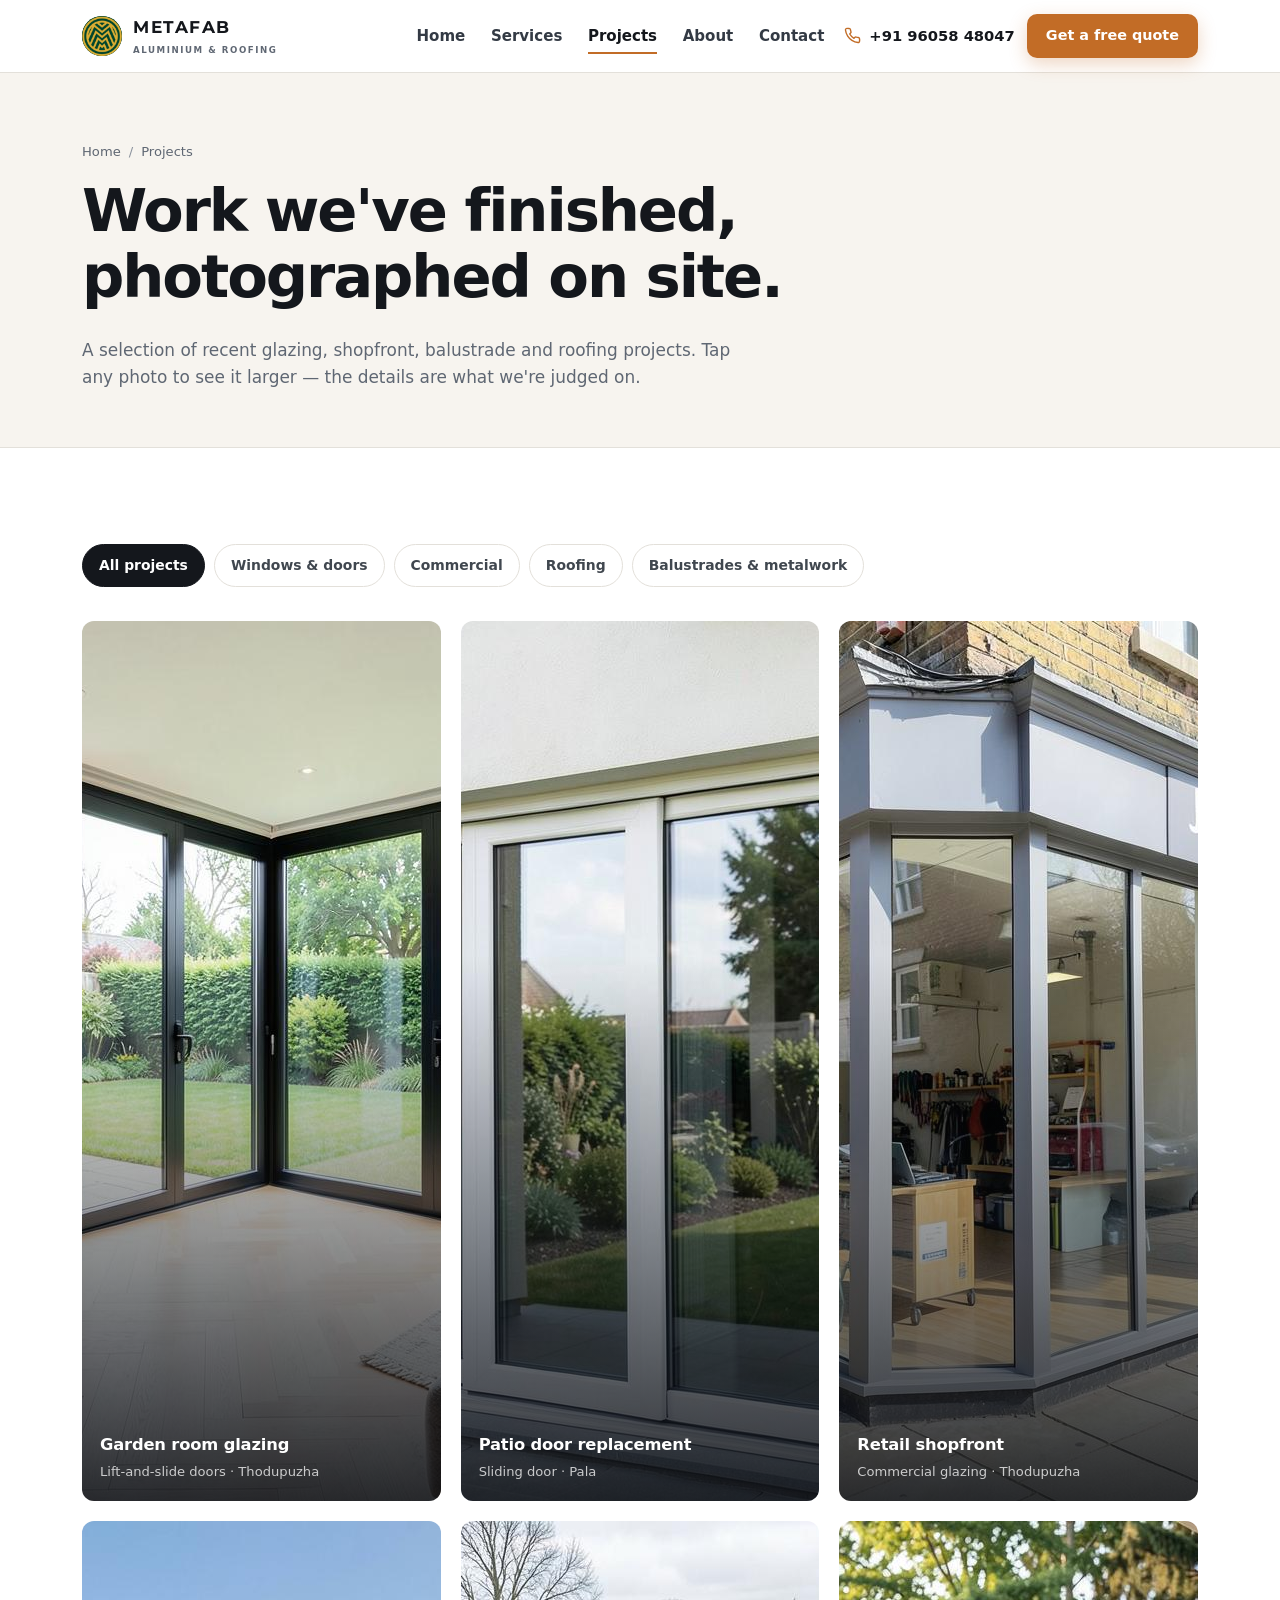
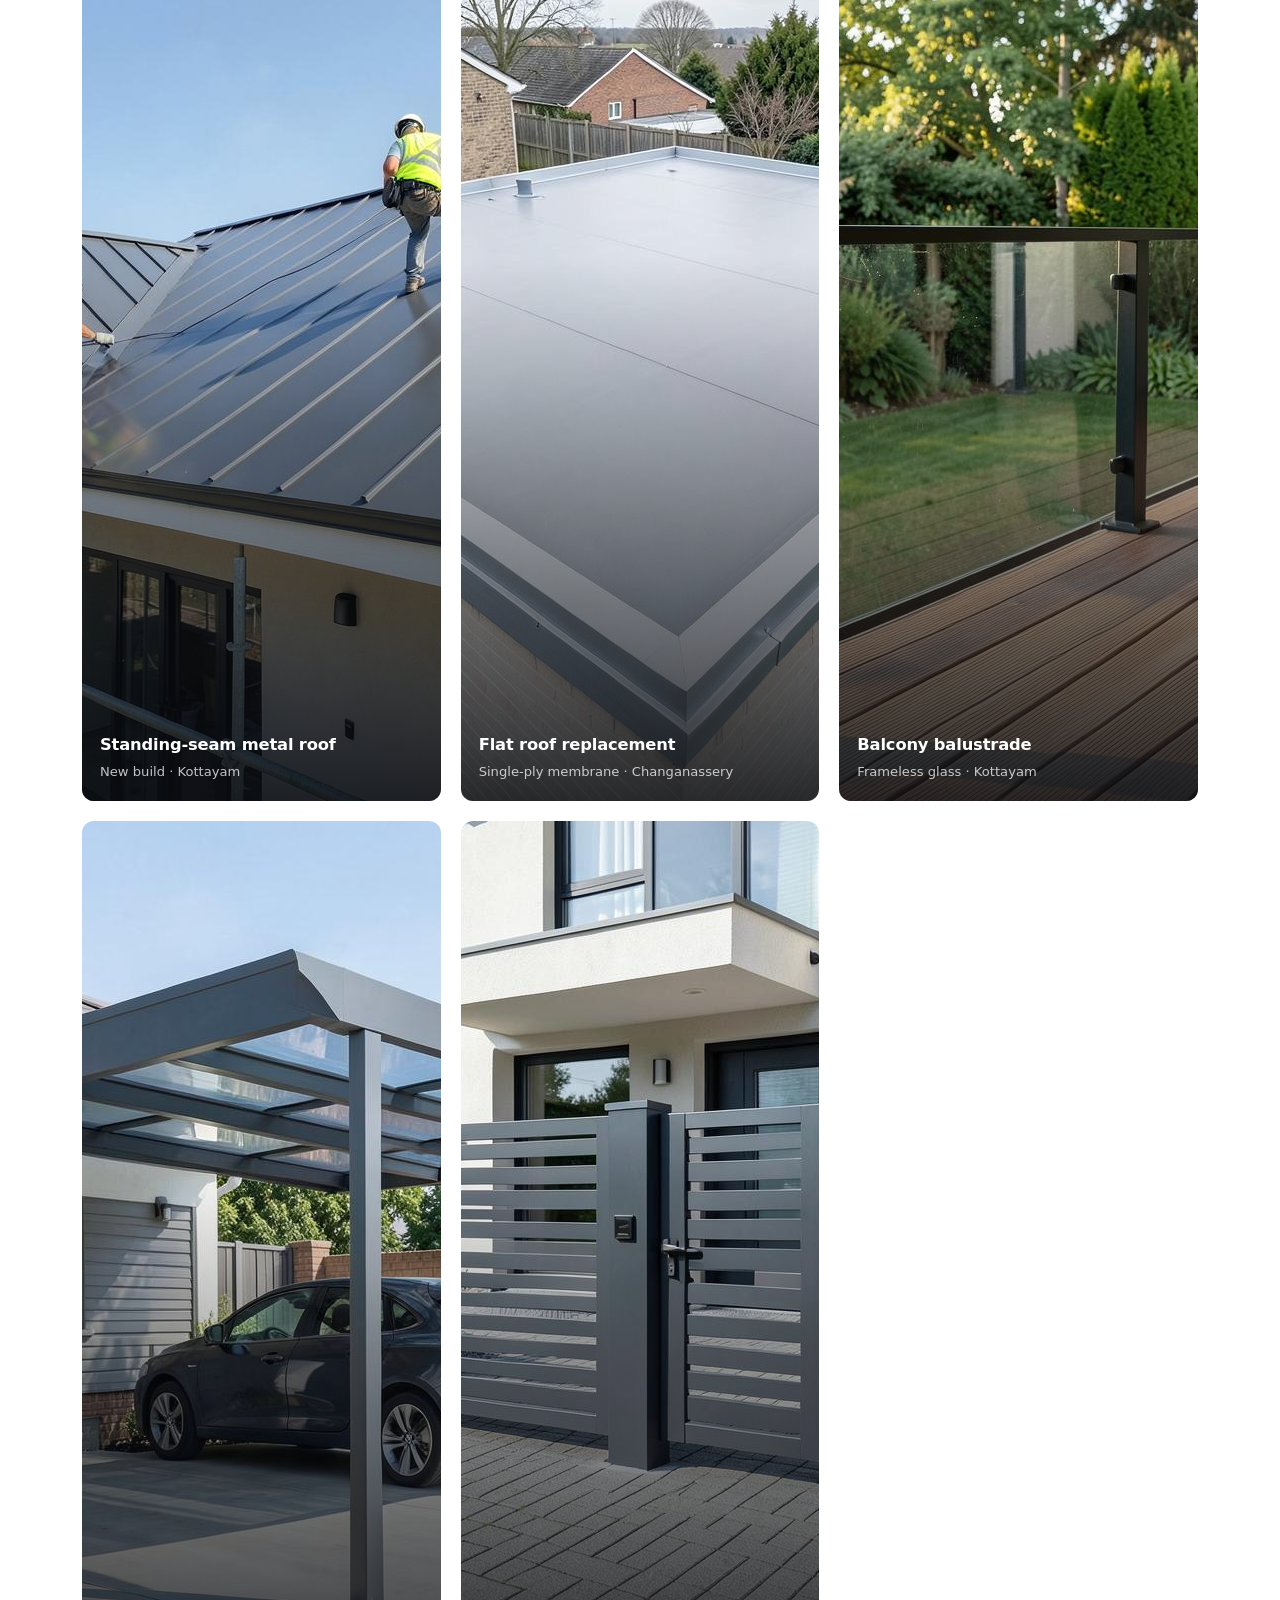
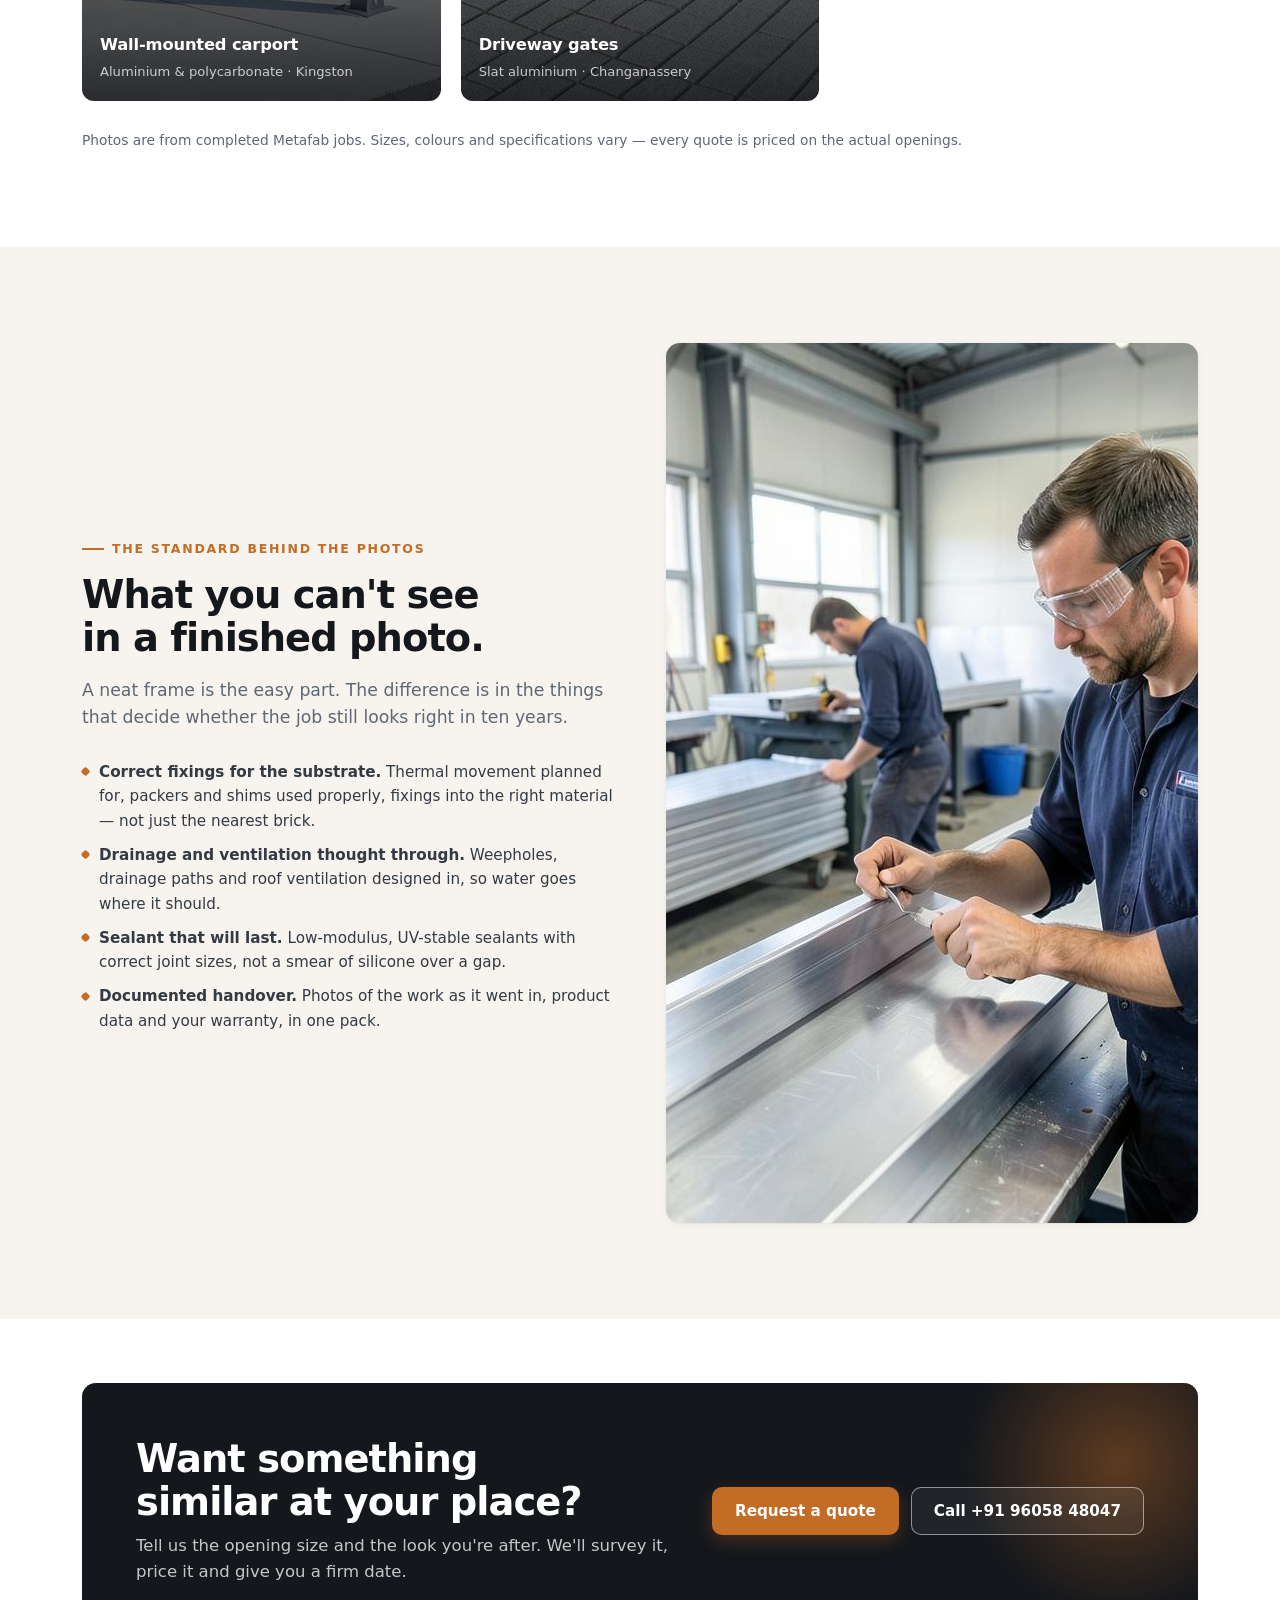
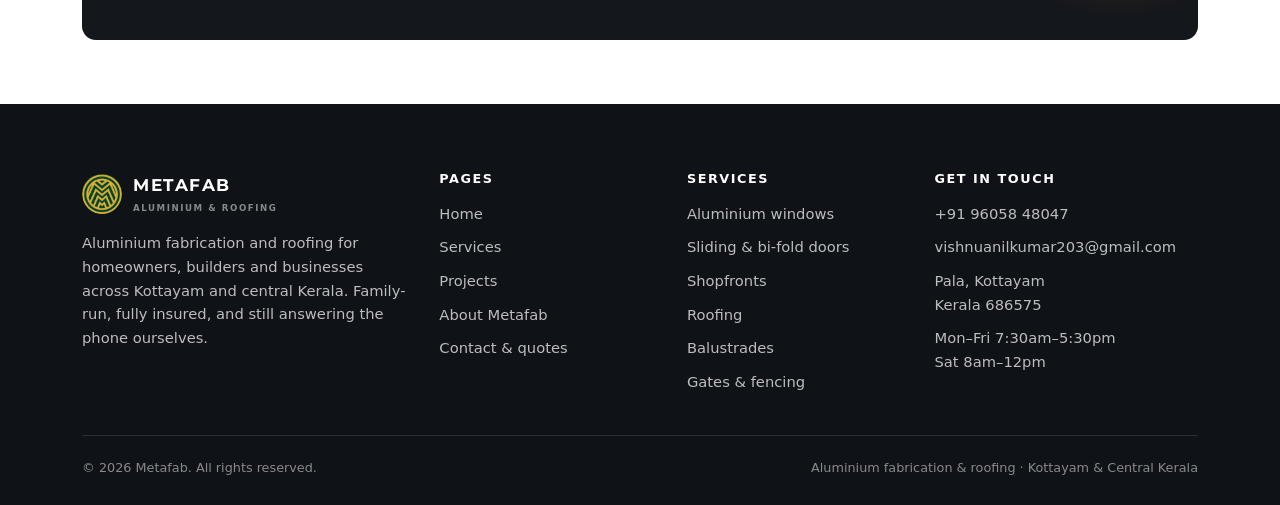
<file: projects.html>
<!DOCTYPE html>
<html lang="en-IN">
<head>
<meta charset="utf-8">
<meta name="viewport" content="width=device-width, initial-scale=1">
<title>Projects | Aluminium &amp; Roofing Work by Metafab</title>
<meta name="description" content="Recent Metafab projects: aluminium bi-fold doors, shopfronts, metal and flat roofs, glass balustrades, carports and driveway gates across Kottayam, Ernakulam and Idukki.">
<link rel="canonical" href="https://www.metafab.co.uk/projects.html">
<meta name="theme-color" content="#14171c">
<meta name="robots" content="index, follow, max-image-preview:large, max-snippet:-1">
<meta property="og:locale" content="en_IN">
<meta property="og:type" content="website">
<meta property="og:site_name" content="Metafab">
<meta property="og:title" content="Projects | Metafab Aluminium Fabrication &amp; Roofing">
<meta property="og:description" content="Finished jobs photographed on site — glazing, shopfronts, roofing, balustrades, carports and gates.">
<meta property="og:url" content="https://www.metafab.co.uk/projects.html">
<meta property="og:image" content="https://www.metafab.co.uk/assets/img/project-roof.jpg">
<meta property="og:image:alt" content="Metal roof installed by Metafab on a Kerala home">
<meta name="twitter:card" content="summary_large_image">
<meta name="twitter:title" content="Projects | Aluminium &amp; Roofing Work by Metafab">
<meta name="twitter:description" content="Recent aluminium and roofing work by Metafab across Kottayam and central Kerala — windows, doors, shopfronts, balustrades and roofs.">
<meta name="twitter:image" content="https://www.metafab.co.uk/assets/img/project-roof.jpg">
<meta name="twitter:image:alt" content="Metal roof installed by Metafab on a Kerala home">
<link rel="icon" href="assets/img/logo-mark.png" type="image/png">
<link rel="preconnect" href="https://fonts.googleapis.com">
<link rel="preconnect" href="https://fonts.gstatic.com" crossorigin>
<link rel="stylesheet" href="https://fonts.googleapis.com/css2?family=Montserrat:wght@600;700&display=swap">
<link rel="stylesheet" href="assets/css/styles.css">
<script type="application/ld+json">
{
  "@context": "https://schema.org",
  "@type": "BreadcrumbList",
  "itemListElement": [
    { "@type": "ListItem", "position": 1, "name": "Home", "item": "https://www.metafab.co.uk/" },
    { "@type": "ListItem", "position": 2, "name": "Projects", "item": "https://www.metafab.co.uk/projects.html" }
  ]
}
</script>
<script type="application/ld+json">
{
  "@context": "https://schema.org",
  "@type": "CollectionPage",
  "name": "Metafab projects",
  "description": "Recent aluminium fabrication and roofing projects by Metafab across Kottayam and central Kerala.",
  "about": { "@id": "https://www.metafab.co.uk/#business" }
}
</script>
</head>
<body>
<a class="skip-link" href="#main">Skip to content</a>

<header class="site-header">
  <div class="wrap header-inner">
    <a class="brand" href="index.html" aria-label="Metafab home">
      <span class="brand__mark" aria-hidden="true">
        <img src="assets/img/logo-mark.png" alt="" width="40" height="40">
      </span>
      <span>Metafab<small>Aluminium &amp; roofing</small></span>
    </a>

    <nav class="site-nav" id="site-nav" aria-label="Main navigation">
      <ul>
        <li><a href="index.html">Home</a></li>
        <li><a href="services.html">Services</a></li>
        <li><a href="projects.html" aria-current="page">Projects</a></li>
        <li><a href="about.html">About</a></li>
        <li><a href="contact.html">Contact</a></li>
      </ul>
    </nav>

    <div class="header-actions">
      <a class="header-phone" href="tel:+919605848047">
        <svg viewBox="0 0 24 24" fill="none" stroke="currentColor" stroke-width="2" stroke-linecap="round" stroke-linejoin="round" aria-hidden="true"><path d="M22 16.9v3a2 2 0 0 1-2.2 2 19.8 19.8 0 0 1-8.6-3.1 19.5 19.5 0 0 1-6-6A19.8 19.8 0 0 1 2.1 4.2 2 2 0 0 1 4.1 2h3a2 2 0 0 1 2 1.7c.1 1 .4 1.9.7 2.8a2 2 0 0 1-.5 2.1L8.1 9.9a16 16 0 0 0 6 6l1.3-1.3a2 2 0 0 1 2.1-.4c.9.3 1.8.6 2.8.7a2 2 0 0 1 1.7 2Z"/></svg>
        <span>+91 96058 48047</span>
      </a>
      <a class="btn btn--primary btn--quote" href="contact.html#quote">Get a free quote</a>
      <button class="nav-toggle" type="button" data-nav-toggle aria-expanded="false" aria-controls="site-nav" aria-label="Open menu">
        <svg class="icon-burger" viewBox="0 0 24 24" fill="none" stroke="currentColor" stroke-width="2" stroke-linecap="round" aria-hidden="true"><path d="M4 7h16M4 12h16M4 17h16"/></svg>
        <svg class="icon-close" viewBox="0 0 24 24" fill="none" stroke="currentColor" stroke-width="2" stroke-linecap="round" aria-hidden="true"><path d="M6 6l12 12M18 6L6 18"/></svg>
      </button>
    </div>
  </div>
</header>

<main id="main">

  <div class="page-hero">
    <div class="wrap">
      <ul class="breadcrumb">
        <li><a href="index.html">Home</a></li>
        <li>Projects</li>
      </ul>
      <h1>Work we've finished, photographed on site.</h1>
      <p>A selection of recent glazing, shopfront, balustrade and roofing projects. Tap any photo to see it larger — the details are what we're judged on.</p>
    </div>
  </div>

  <section class="section">
    <div class="wrap">
      <div class="filters reveal" role="group" aria-label="Filter projects by type">
        <button class="filter-btn is-active" type="button" data-filter="all" aria-pressed="true">All projects</button>
        <button class="filter-btn" type="button" data-filter="doors" aria-pressed="false">Windows &amp; doors</button>
        <button class="filter-btn" type="button" data-filter="commercial" aria-pressed="false">Commercial</button>
        <button class="filter-btn" type="button" data-filter="roofing" aria-pressed="false">Roofing</button>
        <button class="filter-btn" type="button" data-filter="metalwork" aria-pressed="false">Balustrades &amp; metalwork</button>
      </div>

      <div class="project-grid" id="project-grid">

        <a class="project-card" href="assets/img/project-interior.jpg" data-cat="doors"
           data-lightbox-src="assets/img/project-interior.jpg"
           data-lightbox-alt="Living room with black aluminium sliding doors opening onto a garden"
           data-lightbox-caption="Garden room glazing — three-panel lift-and-slide doors, Thodupuzha">
          <img src="assets/img/project-interior.jpg" alt="Living room with black aluminium sliding doors opening onto a garden" loading="lazy" width="1184" height="880">
          <span class="project-card__cap"><strong>Garden room glazing</strong><span>Lift-and-slide doors · Thodupuzha</span></span>
        </a>

        <a class="project-card" href="assets/img/project-sliding-door.jpg" data-cat="doors"
           data-lightbox-src="assets/img/project-sliding-door.jpg"
           data-lightbox-alt="White aluminium sliding patio door installed in a rendered wall"
           data-lightbox-caption="Patio door replacement — white powder-coated aluminium, double glazed, Pala">
          <img src="assets/img/project-sliding-door.jpg" alt="White aluminium sliding patio door in a rendered house wall" loading="lazy" width="1184" height="880">
          <span class="project-card__cap"><strong>Patio door replacement</strong><span>Sliding door · Pala</span></span>
        </a>

        <a class="project-card" href="assets/img/project-shopfront.jpg" data-cat="commercial"
           data-lightbox-src="assets/img/project-shopfront.jpg"
           data-lightbox-alt="Commercial aluminium shopfront with full-height glazing"
           data-lightbox-caption="Retail shopfront — grey powder-coat, toughened glazing, fitted over a weekend, Thodupuzha">
          <img src="assets/img/project-shopfront.jpg" alt="Commercial aluminium shopfront with full-height glazing" loading="lazy" width="1184" height="880">
          <span class="project-card__cap"><strong>Retail shopfront</strong><span>Commercial glazing · Thodupuzha</span></span>
        </a>

        <a class="project-card" href="assets/img/project-roof.jpg" data-cat="roofing"
           data-lightbox-src="assets/img/project-roof.jpg"
           data-lightbox-alt="Roofers installing a dark grey standing-seam metal roof"
           data-lightbox-caption="New build roof — dark grey standing-seam metal, Kottayam">
          <img src="assets/img/project-roof.jpg" alt="Roofers installing a dark grey standing-seam metal roof" loading="lazy" width="1184" height="880">
          <span class="project-card__cap"><strong>Standing-seam metal roof</strong><span>New build · Kottayam</span></span>
        </a>

        <a class="project-card" href="assets/img/project-flat-roof.jpg" data-cat="roofing"
           data-lightbox-src="assets/img/project-flat-roof.jpg"
           data-lightbox-alt="New single-ply flat roof with aluminium edge trim"
           data-lightbox-caption="Flat roof replacement — single-ply membrane, new outlets and edge trim, Changanassery">
          <img src="assets/img/project-flat-roof.jpg" alt="New single-ply flat roof with aluminium edge trim" loading="lazy" width="1184" height="880">
          <span class="project-card__cap"><strong>Flat roof replacement</strong><span>Single-ply membrane · Changanassery</span></span>
        </a>

        <a class="project-card" href="assets/img/project-balustrade.jpg" data-cat="metalwork"
           data-lightbox-src="assets/img/project-balustrade.jpg"
           data-lightbox-alt="Glass and aluminium balustrade on a timber balcony"
           data-lightbox-caption="Balcony balustrade — frameless glass with aluminium base channel, Kottayam">
          <img src="assets/img/project-balustrade.jpg" alt="Glass and aluminium balustrade on a timber balcony" loading="lazy" width="1184" height="880">
          <span class="project-card__cap"><strong>Balcony balustrade</strong><span>Frameless glass · Kottayam</span></span>
        </a>

        <a class="project-card" href="assets/img/project-carport.jpg" data-cat="metalwork"
           data-lightbox-src="assets/img/project-carport.jpg"
           data-lightbox-alt="Aluminium carport with a polycarbonate roof"
           data-lightbox-caption="Wall-mounted carport — aluminium frame with polycarbonate roof, Kingston">
          <img src="assets/img/project-carport.jpg" alt="Aluminium carport with a polycarbonate roof" loading="lazy" width="1184" height="880">
          <span class="project-card__cap"><strong>Wall-mounted carport</strong><span>Aluminium &amp; polycarbonate · Kingston</span></span>
        </a>

        <a class="project-card" href="assets/img/project-gates.jpg" data-cat="metalwork"
           data-lightbox-src="assets/img/project-gates.jpg"
           data-lightbox-alt="Dark grey aluminium driveway gates with matching slat fencing"
           data-lightbox-caption="Driveway gates and slat screening — powder-coated aluminium, Changanassery">
          <img src="assets/img/project-gates.jpg" alt="Dark grey aluminium driveway gates with matching slat fencing" loading="lazy" width="1184" height="880">
          <span class="project-card__cap"><strong>Driveway gates</strong><span>Slat aluminium · Changanassery</span></span>
        </a>

      </div>

      <p class="small muted mt-3">Photos are from completed Metafab jobs. Sizes, colours and specifications vary — every quote is priced on the actual openings.</p>
    </div>
  </section>

  <section class="section section--sand" aria-labelledby="standard-title">
    <div class="wrap">
      <div class="split">
        <div class="reveal">
          <p class="kicker">The standard behind the photos</p>
          <h2 id="standard-title">What you can't see in a finished photo.</h2>
          <p class="lead">A neat frame is the easy part. The difference is in the things that decide whether the job still looks right in ten years.</p>
          <ul class="svc-list mt-3">
            <li><span><strong>Correct fixings for the substrate.</strong> Thermal movement planned for, packers and shims used properly, fixings into the right material — not just the nearest brick.</span></li>
            <li><span><strong>Drainage and ventilation thought through.</strong> Weepholes, drainage paths and roof ventilation designed in, so water goes where it should.</span></li>
            <li><span><strong>Sealant that will last.</strong> Low-modulus, UV-stable sealants with correct joint sizes, not a smear of silicone over a gap.</span></li>
            <li><span><strong>Documented handover.</strong> Photos of the work as it went in, product data and your warranty, in one pack.</span></li>
          </ul>
        </div>
        <div class="split__media reveal">
          <img src="assets/img/workshop.jpg" alt="Metafab workshop with aluminium profiles and a fabricator at the bench" loading="lazy" width="1184" height="880">
        </div>
      </div>
    </div>
  </section>

  <section class="section--tight">
    <div class="wrap">
      <div class="cta-band reveal">
        <div class="cta-band__inner">
          <h2>Want something similar at your place?</h2>
          <p>Tell us the opening size and the look you're after. We'll survey it, price it and give you a firm date.</p>
        </div>
        <div class="btn-row cta-band__inner">
          <a class="btn btn--primary" href="contact.html#quote">Request a quote</a>
          <a class="btn btn--ghost" href="tel:+919605848047">Call +91 96058 48047</a>
        </div>
      </div>
    </div>
  </section>

</main>

<footer class="site-footer">
  <div class="wrap">
    <div class="footer-grid">
      <div>
        <a class="brand" href="index.html" aria-label="Metafab home">
          <span class="brand__mark" aria-hidden="true">
            <img src="assets/img/logo-mark.png" alt="" width="40" height="40">
          </span>
          <span>Metafab<small>Aluminium &amp; roofing</small></span>
        </a>
        <p>Aluminium fabrication and roofing for homeowners, builders and businesses across Kottayam and central Kerala. Family-run, fully insured, and still answering the phone ourselves.</p>
      </div>
      <div>
        <h4>Pages</h4>
        <ul>
          <li><a href="index.html">Home</a></li>
          <li><a href="services.html">Services</a></li>
          <li><a href="projects.html">Projects</a></li>
          <li><a href="about.html">About Metafab</a></li>
          <li><a href="contact.html">Contact &amp; quotes</a></li>
        </ul>
      </div>
      <div>
        <h4>Services</h4>
        <ul>
          <li><a href="services.html#windows">Aluminium windows</a></li>
          <li><a href="services.html#doors">Sliding &amp; bi-fold doors</a></li>
          <li><a href="services.html#shopfronts">Shopfronts</a></li>
          <li><a href="services.html#roofing">Roofing</a></li>
          <li><a href="services.html#balustrades">Balustrades</a></li>
          <li><a href="services.html#gates">Gates &amp; fencing</a></li>
        </ul>
      </div>
      <div class="footer-contact">
        <h4>Get in touch</h4>
        <p><a href="tel:+919605848047">+91 96058 48047</a></p>
        <p><a href="mailto:vishnuanilkumar203@gmail.com">vishnuanilkumar203@gmail.com</a></p>
        <p>Pala, Kottayam<br>Kerala 686575</p>
        <p>Mon–Fri 7:30am–5:30pm<br>Sat 8am–12pm</p>
      </div>
    </div>
    <div class="footer-bottom">
      <p>© <span data-year>2026</span> Metafab. All rights reserved.</p>
      <p>Aluminium fabrication &amp; roofing · Kottayam &amp; Central Kerala</p>
    </div>
  </div>
</footer>

<!-- Lightbox -->
<div class="lightbox" data-lightbox role="dialog" aria-modal="true" aria-label="Project photo" aria-hidden="true">
  <button class="lightbox__close" type="button" data-lightbox-close aria-label="Close photo">
    <svg viewBox="0 0 24 24" fill="none" stroke="currentColor" stroke-width="2" stroke-linecap="round" aria-hidden="true"><path d="M6 6l12 12M18 6L6 18"/></svg>
  </button>
  <img src="[data-uri]" alt="">
  <div class="lightbox__bar"><span data-lightbox-caption></span></div>
</div>

<div class="mobile-cta" role="group" aria-label="Quick contact">
  <a class="btn btn--outline" href="tel:+919605848047">
    <svg viewBox="0 0 24 24" fill="none" stroke="currentColor" stroke-width="2" stroke-linecap="round" stroke-linejoin="round" aria-hidden="true"><path d="M22 16.9v3a2 2 0 0 1-2.2 2 19.8 19.8 0 0 1-8.6-3.1 19.5 19.5 0 0 1-6-6A19.8 19.8 0 0 1 2.1 4.2 2 2 0 0 1 4.1 2h3a2 2 0 0 1 2 1.7c.1 1 .4 1.9.7 2.8a2 2 0 0 1-.5 2.1L8.1 9.9a16 16 0 0 0 6 6l1.3-1.3a2 2 0 0 1 2.1-.4c.9.3 1.8.6 2.8.7a2 2 0 0 1 1.7 2Z"/></svg>
    Call
  </a>
  <a class="btn btn--wa" href="https://wa.me/919605848047?text=Hi%20Metafab%2C%20I%27d%20like%20a%20quote%20for" target="_blank" rel="noopener">WhatsApp</a>
  <a class="btn btn--primary" href="contact.html#quote">Quote</a>
</div>

<script src="assets/js/main.js" defer></script>
</body>
</html>
</file>
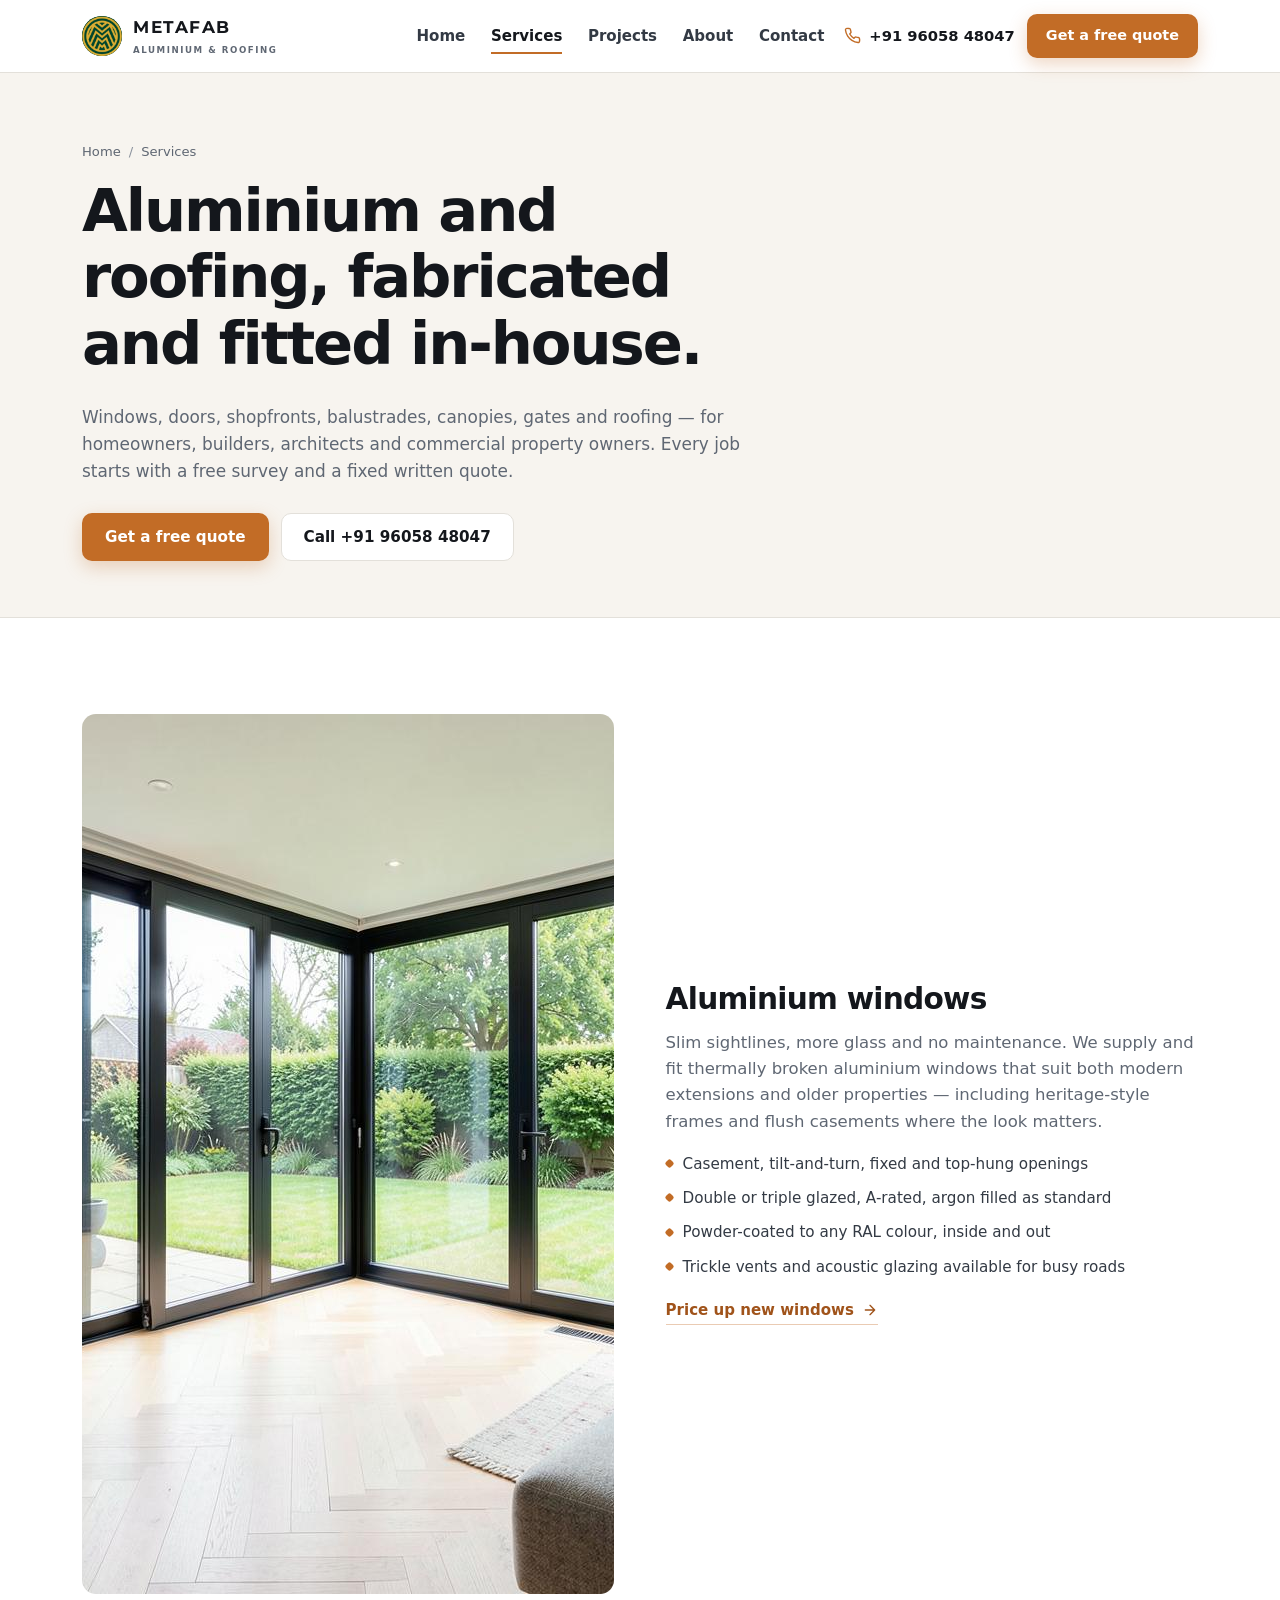
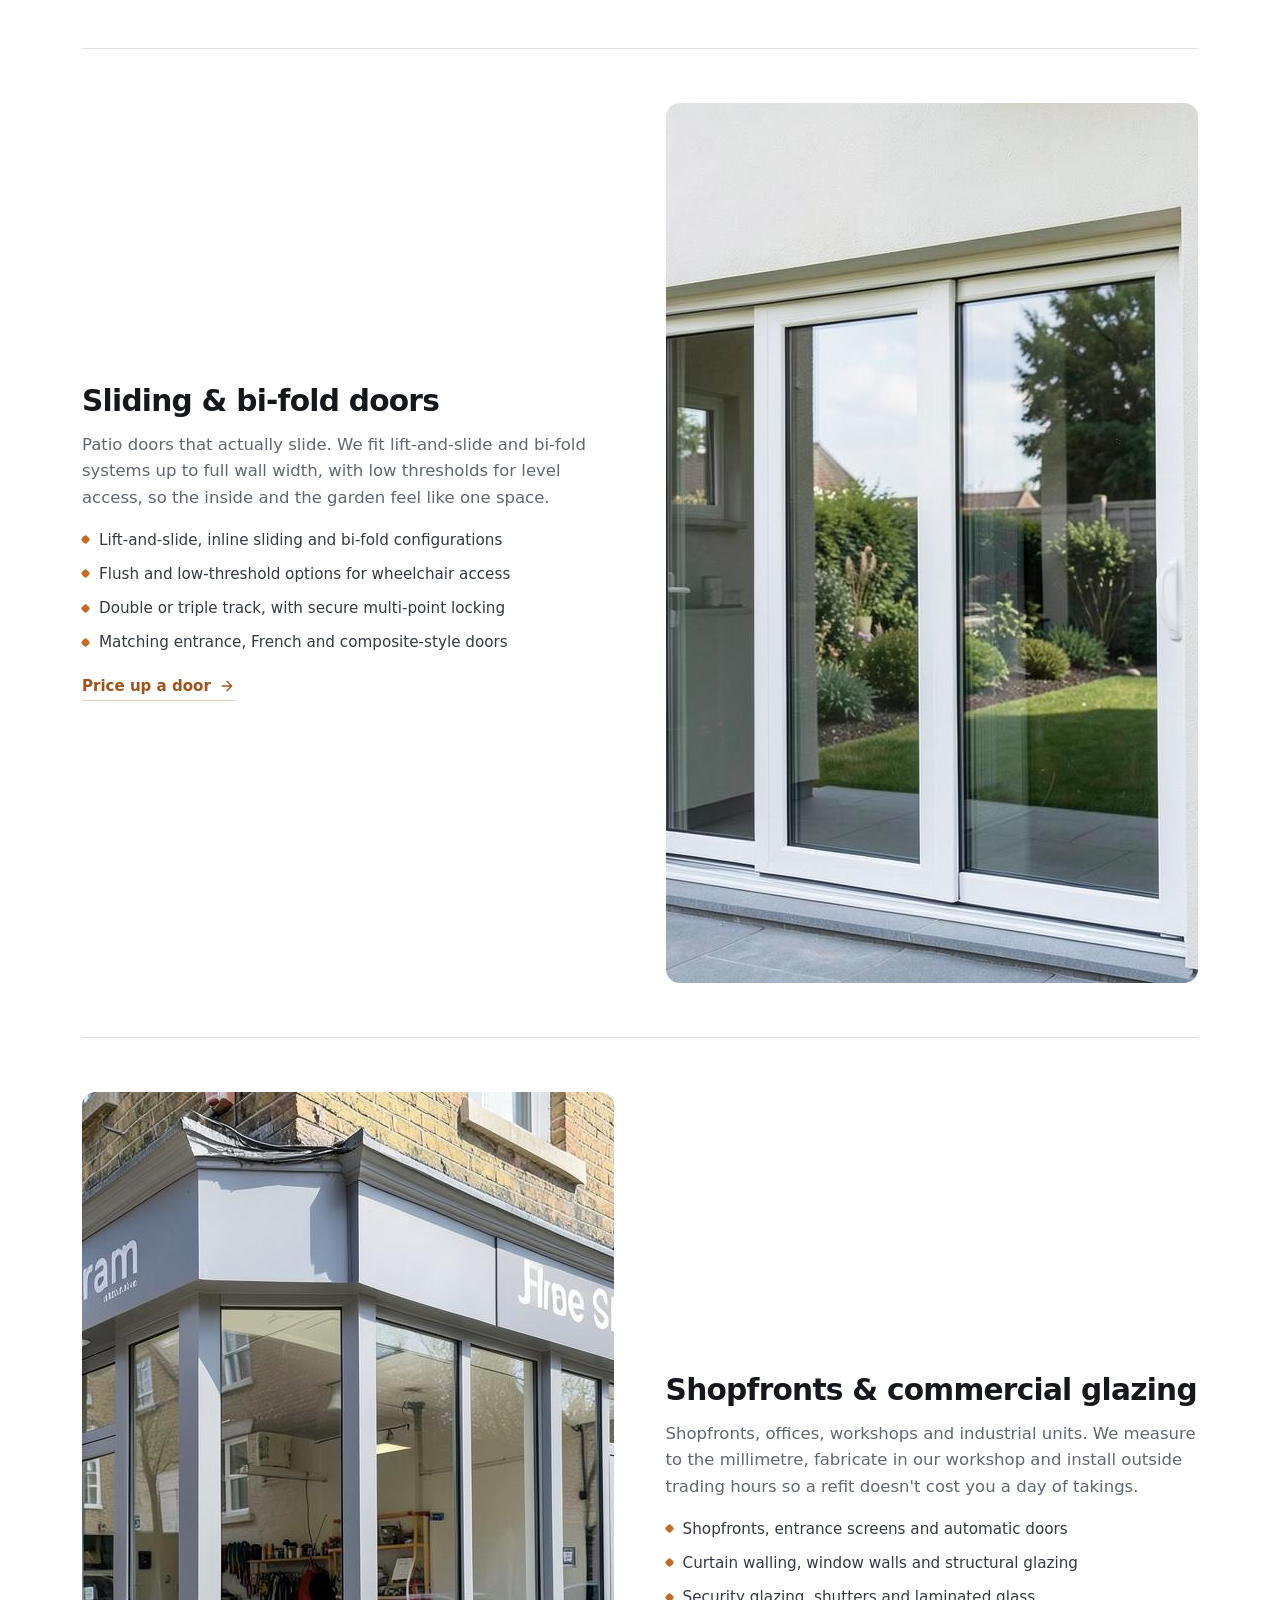
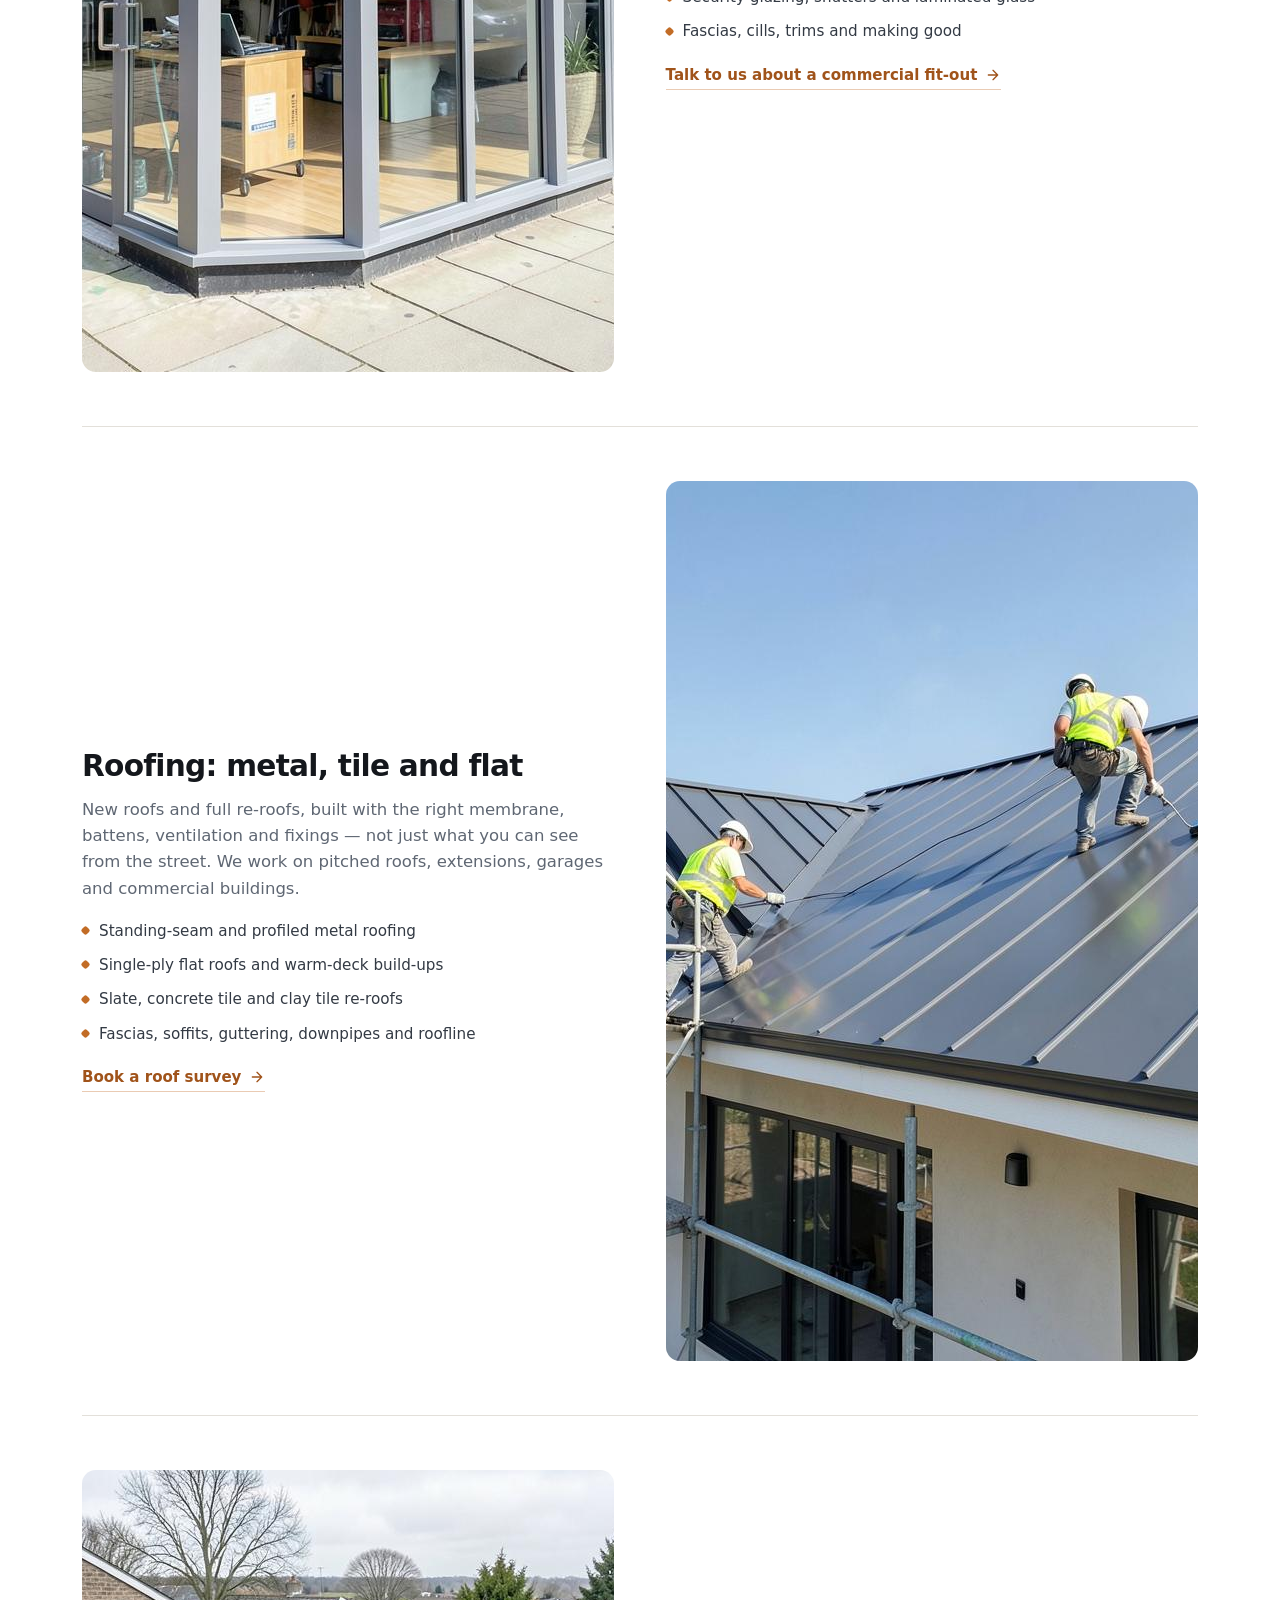
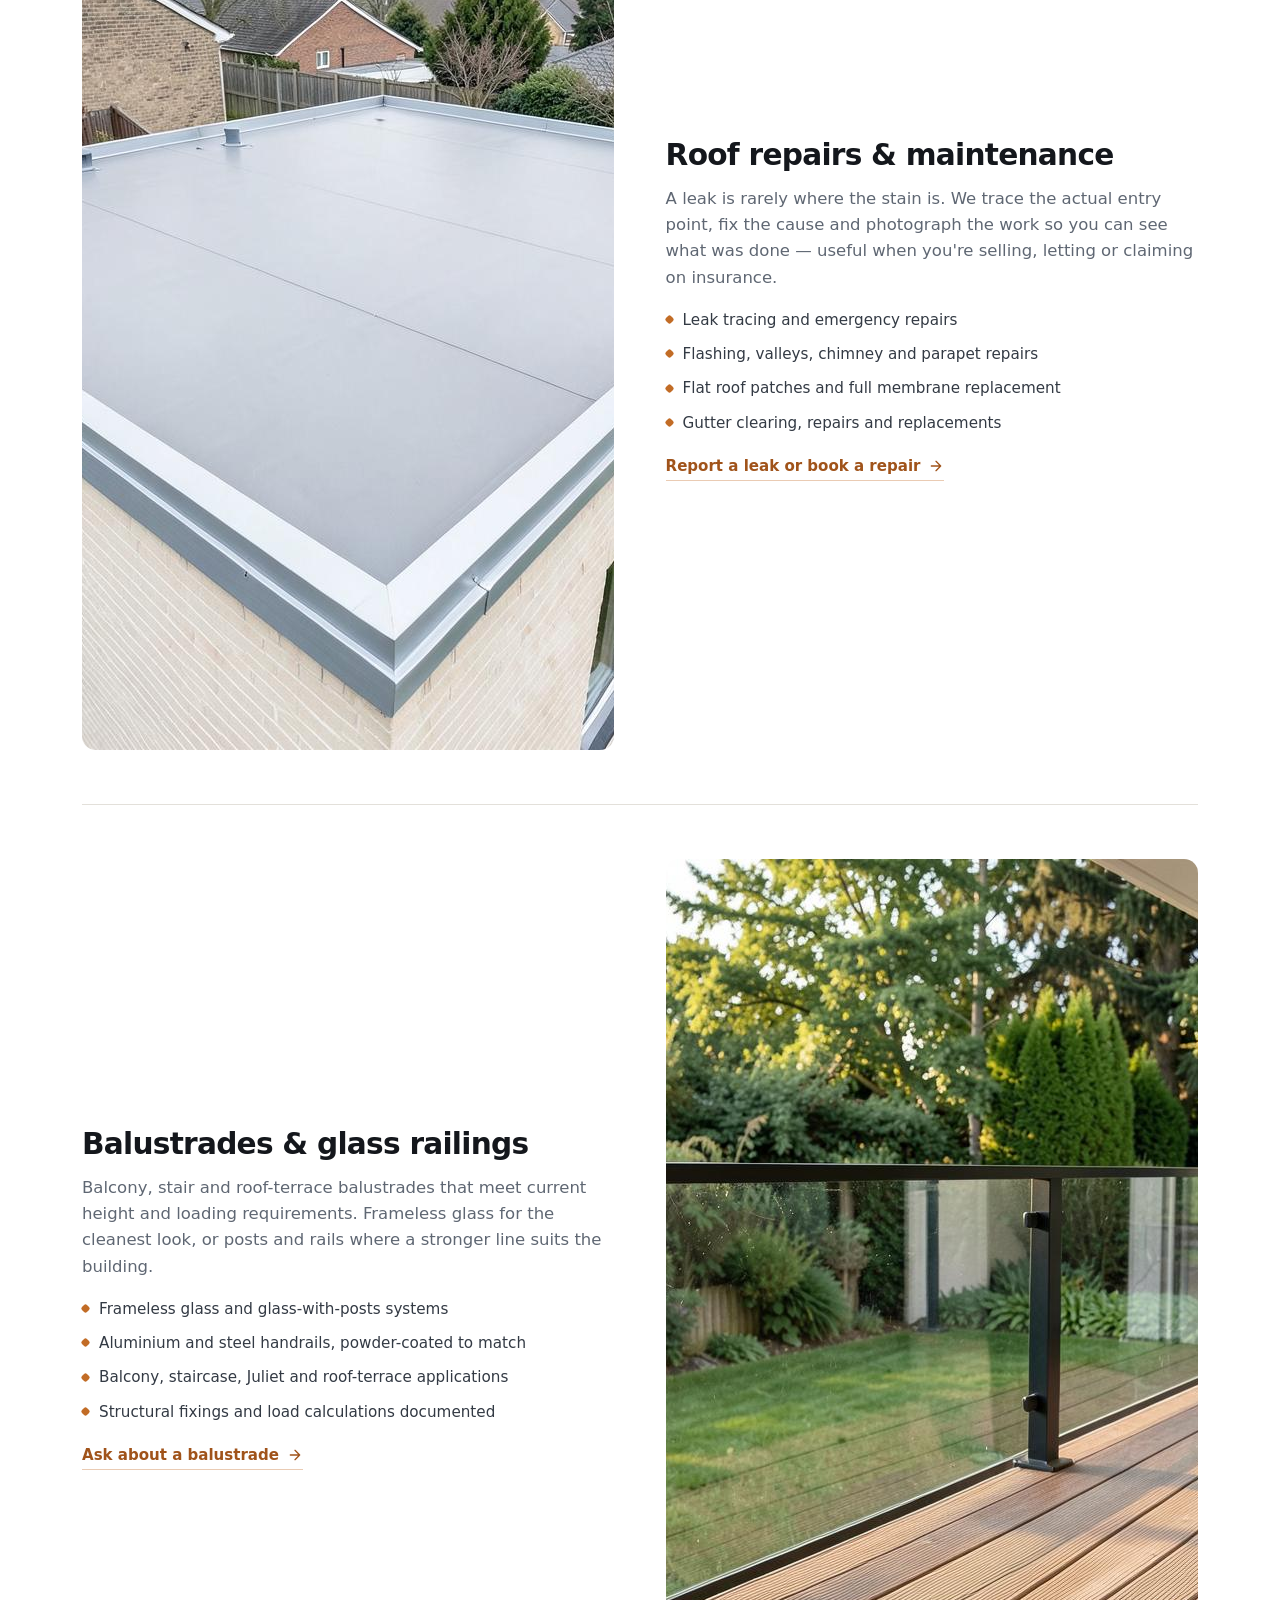
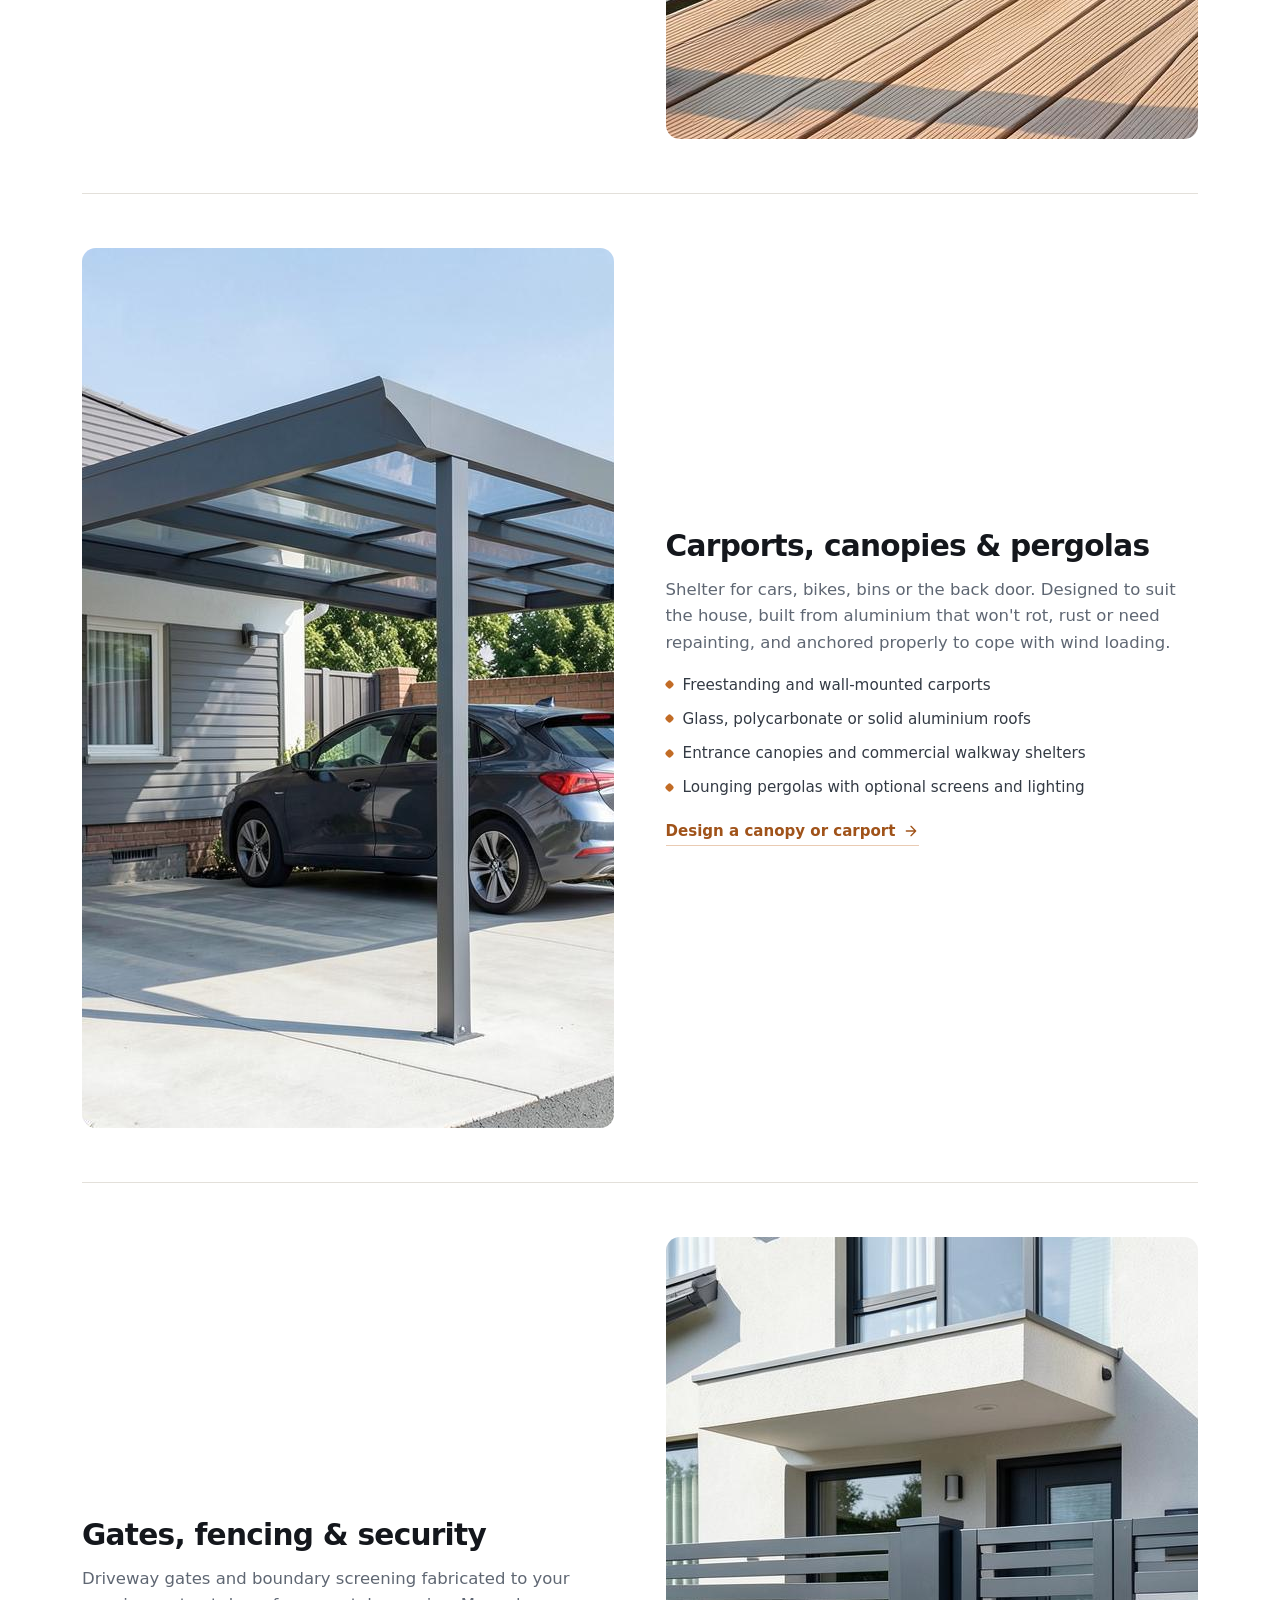
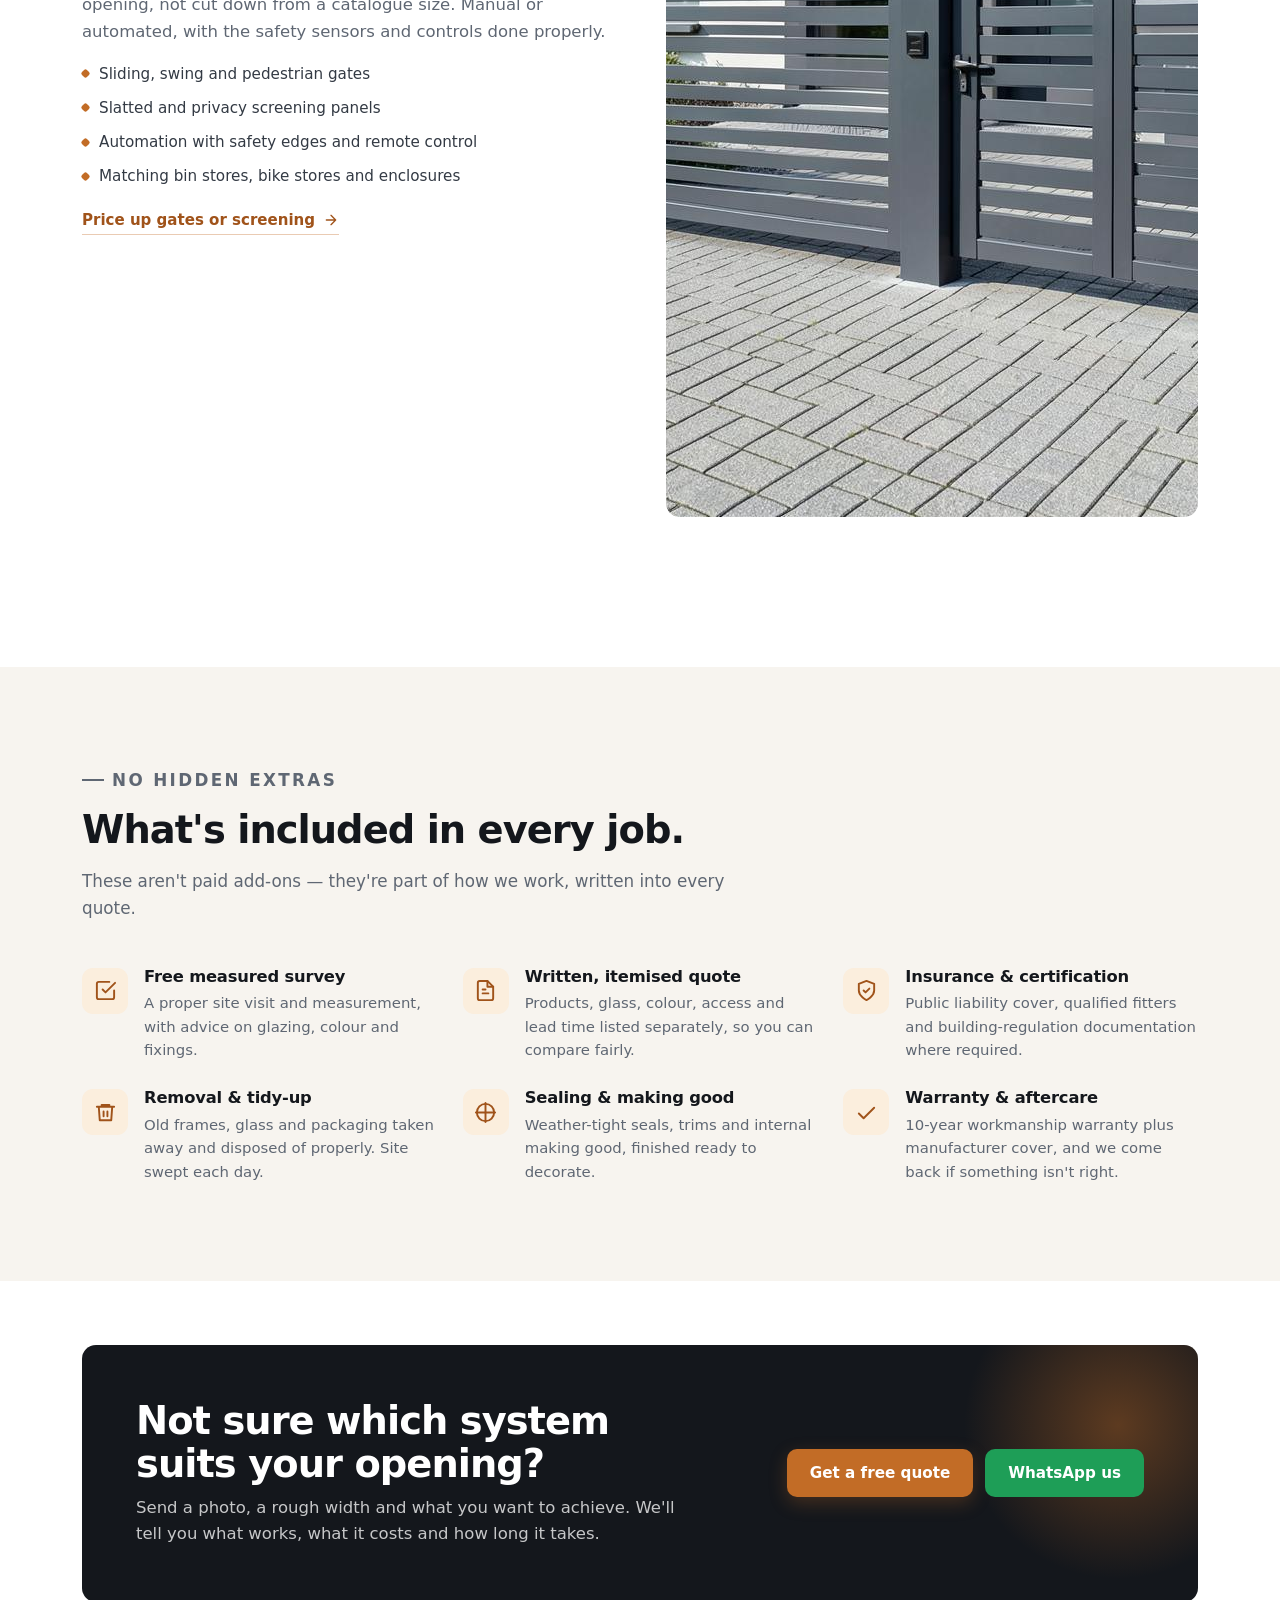
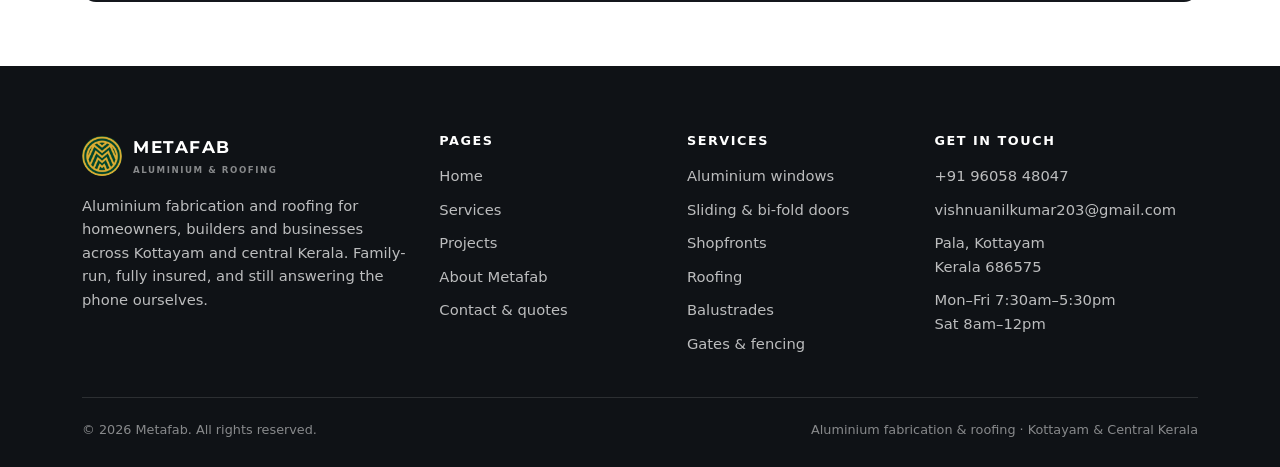
<file: services.html>
<!DOCTYPE html>
<html lang="en-IN">
<head>
<meta charset="utf-8">
<meta name="viewport" content="width=device-width, initial-scale=1">
<title>Services | Aluminium Windows, Doors, Shopfronts &amp; Roofing | Metafab</title>
<meta name="description" content="Aluminium windows and doors, bi-fold and sliding systems, shopfronts, curtain walling, metal and flat roofing, roof repairs, balustrades, carports and gates — fabricated and installed by Metafab across Kottayam and central Kerala.">
<link rel="canonical" href="https://www.metafab.co.uk/services.html">
<meta name="theme-color" content="#14171c">
<meta name="robots" content="index, follow, max-image-preview:large, max-snippet:-1">
<meta property="og:locale" content="en_IN">
<meta property="og:type" content="website">
<meta property="og:site_name" content="Metafab">
<meta property="og:title" content="Services | Metafab Aluminium Fabrication &amp; Roofing">
<meta property="og:description" content="Eight services, one team: windows, doors, shopfronts, roofing, repairs, balustrades, carports and gates.">
<meta property="og:url" content="https://www.metafab.co.uk/services.html">
<meta property="og:image" content="https://www.metafab.co.uk/assets/img/project-sliding-door.jpg">
<meta property="og:image:alt" content="Black aluminium sliding doors fitted in a Kerala home">
<meta name="twitter:card" content="summary_large_image">
<meta name="twitter:title" content="Services | Metafab Aluminium Fabrication &amp; Roofing">
<meta name="twitter:description" content="Eight services, one team: windows, doors, shopfronts, roofing, repairs, balustrades, carports and gates.">
<meta name="twitter:image" content="https://www.metafab.co.uk/assets/img/project-sliding-door.jpg">
<meta name="twitter:image:alt" content="Black aluminium sliding doors fitted in a Kerala home">
<link rel="icon" href="assets/img/logo-mark.png" type="image/png">
<link rel="preconnect" href="https://fonts.googleapis.com">
<link rel="preconnect" href="https://fonts.gstatic.com" crossorigin>
<link rel="stylesheet" href="https://fonts.googleapis.com/css2?family=Montserrat:wght@600;700&display=swap">
<link rel="stylesheet" href="assets/css/styles.css">
<script type="application/ld+json">
{
  "@context": "https://schema.org",
  "@type": "BreadcrumbList",
  "itemListElement": [
    { "@type": "ListItem", "position": 1, "name": "Home", "item": "https://www.metafab.co.uk/" },
    { "@type": "ListItem", "position": 2, "name": "Services", "item": "https://www.metafab.co.uk/services.html" }
  ]
}
</script>
<script type="application/ld+json">
{
  "@context": "https://schema.org",
  "@type": "ItemList",
  "name": "Services offered by Metafab",
  "itemListElement": [
    { "@type": "ListItem", "position": 1, "item": { "@type": "Service", "name": "Aluminium windows", "serviceType": "Aluminium window fabrication and installation" } },
    { "@type": "ListItem", "position": 2, "item": { "@type": "Service", "name": "Sliding and bi-fold doors", "serviceType": "Aluminium sliding and bi-fold door fabrication and installation" } },
    { "@type": "ListItem", "position": 3, "item": { "@type": "Service", "name": "Shopfronts and commercial glazing", "serviceType": "Commercial shopfront and glazing installation" } },
    { "@type": "ListItem", "position": 4, "item": { "@type": "Service", "name": "New roof and re-roof", "serviceType": "Metal and flat roof installation" } },
    { "@type": "ListItem", "position": 5, "item": { "@type": "Service", "name": "Roof repair and leak repair", "serviceType": "Roof repair and leak investigation" } },
    { "@type": "ListItem", "position": 6, "item": { "@type": "Service", "name": "Balustrades and glass railings", "serviceType": "Balustrade and glass railing installation" } },
    { "@type": "ListItem", "position": 7, "item": { "@type": "Service", "name": "Carports, canopies and pergolas", "serviceType": "Carport, canopy and pergola fabrication" } },
    { "@type": "ListItem", "position": 8, "item": { "@type": "Service", "name": "Gates, fencing and screening", "serviceType": "Aluminium gate and fencing fabrication" } }
  ]
}
</script>
</head>
<body>
<a class="skip-link" href="#main">Skip to content</a>

<header class="site-header">
  <div class="wrap header-inner">
    <a class="brand" href="index.html" aria-label="Metafab home">
      <span class="brand__mark" aria-hidden="true">
        <img src="assets/img/logo-mark.png" alt="" width="40" height="40">
      </span>
      <span>Metafab<small>Aluminium &amp; roofing</small></span>
    </a>

    <nav class="site-nav" id="site-nav" aria-label="Main navigation">
      <ul>
        <li><a href="index.html">Home</a></li>
        <li><a href="services.html" aria-current="page">Services</a></li>
        <li><a href="projects.html">Projects</a></li>
        <li><a href="about.html">About</a></li>
        <li><a href="contact.html">Contact</a></li>
      </ul>
    </nav>

    <div class="header-actions">
      <a class="header-phone" href="tel:+919605848047">
        <svg viewBox="0 0 24 24" fill="none" stroke="currentColor" stroke-width="2" stroke-linecap="round" stroke-linejoin="round" aria-hidden="true"><path d="M22 16.9v3a2 2 0 0 1-2.2 2 19.8 19.8 0 0 1-8.6-3.1 19.5 19.5 0 0 1-6-6A19.8 19.8 0 0 1 2.1 4.2 2 2 0 0 1 4.1 2h3a2 2 0 0 1 2 1.7c.1 1 .4 1.9.7 2.8a2 2 0 0 1-.5 2.1L8.1 9.9a16 16 0 0 0 6 6l1.3-1.3a2 2 0 0 1 2.1-.4c.9.3 1.8.6 2.8.7a2 2 0 0 1 1.7 2Z"/></svg>
        <span>+91 96058 48047</span>
      </a>
      <a class="btn btn--primary btn--quote" href="contact.html#quote">Get a free quote</a>
      <button class="nav-toggle" type="button" data-nav-toggle aria-expanded="false" aria-controls="site-nav" aria-label="Open menu">
        <svg class="icon-burger" viewBox="0 0 24 24" fill="none" stroke="currentColor" stroke-width="2" stroke-linecap="round" aria-hidden="true"><path d="M4 7h16M4 12h16M4 17h16"/></svg>
        <svg class="icon-close" viewBox="0 0 24 24" fill="none" stroke="currentColor" stroke-width="2" stroke-linecap="round" aria-hidden="true"><path d="M6 6l12 12M18 6L6 18"/></svg>
      </button>
    </div>
  </div>
</header>

<main id="main">

  <div class="page-hero">
    <div class="wrap">
      <ul class="breadcrumb">
        <li><a href="index.html">Home</a></li>
        <li>Services</li>
      </ul>
      <h1>Aluminium and roofing, fabricated and fitted in-house.</h1>
      <p>Windows, doors, shopfronts, balustrades, canopies, gates and roofing — for homeowners, builders, architects and commercial property owners. Every job starts with a free survey and a fixed written quote.</p>
      <div class="btn-row mt-3">
        <a class="btn btn--primary" href="contact.html#quote">Get a free quote</a>
        <a class="btn btn--outline" href="tel:+919605848047">Call +91 96058 48047</a>
      </div>
    </div>
  </div>

  <section class="section">
    <div class="wrap">

      <!-- 1. Windows -->
      <article class="svc-block" id="windows">
        <div class="svc-block__media">
          <img src="assets/img/project-interior.jpg" alt="Living room with full-height aluminium glazing opening to a garden" loading="lazy" width="1184" height="880">
        </div>
        <div>
          <h2>Aluminium windows</h2>
          <p>Slim sightlines, more glass and no maintenance. We supply and fit thermally broken aluminium windows that suit both modern extensions and older properties — including heritage-style frames and flush casements where the look matters.</p>
          <ul class="svc-list">
            <li>Casement, tilt-and-turn, fixed and top-hung openings</li>
            <li>Double or triple glazed, A-rated, argon filled as standard</li>
            <li>Powder-coated to any RAL colour, inside and out</li>
            <li>Trickle vents and acoustic glazing available for busy roads</li>
          </ul>
          <p class="mt-2"><a class="text-link" href="contact.html#quote">Price up new windows
            <svg viewBox="0 0 24 24" fill="none" stroke="currentColor" stroke-width="2" stroke-linecap="round" stroke-linejoin="round" aria-hidden="true"><path d="M5 12h14M12 5l7 7-7 7"/></svg>
          </a></p>
        </div>
      </article>

      <!-- 2. Doors -->
      <article class="svc-block svc-block--flip" id="doors">
        <div class="svc-block__media">
          <img src="assets/img/project-sliding-door.jpg" alt="White aluminium sliding patio door installed in a house wall" loading="lazy" width="1184" height="880">
        </div>
        <div>
          <h2>Sliding &amp; bi-fold doors</h2>
          <p>Patio doors that actually slide. We fit lift-and-slide and bi-fold systems up to full wall width, with low thresholds for level access, so the inside and the garden feel like one space.</p>
          <ul class="svc-list">
            <li>Lift-and-slide, inline sliding and bi-fold configurations</li>
            <li>Flush and low-threshold options for wheelchair access</li>
            <li>Double or triple track, with secure multi-point locking</li>
            <li>Matching entrance, French and composite-style doors</li>
          </ul>
          <p class="mt-2"><a class="text-link" href="contact.html#quote">Price up a door
            <svg viewBox="0 0 24 24" fill="none" stroke="currentColor" stroke-width="2" stroke-linecap="round" stroke-linejoin="round" aria-hidden="true"><path d="M5 12h14M12 5l7 7-7 7"/></svg>
          </a></p>
        </div>
      </article>

      <!-- 3. Shopfronts -->
      <article class="svc-block" id="shopfronts">
        <div class="svc-block__media">
          <img src="assets/img/project-shopfront.jpg" alt="Commercial aluminium shopfront with glazed entrance on a high street" loading="lazy" width="1184" height="880">
        </div>
        <div>
          <h2>Shopfronts &amp; commercial glazing</h2>
          <p>Shopfronts, offices, workshops and industrial units. We measure to the millimetre, fabricate in our workshop and install outside trading hours so a refit doesn't cost you a day of takings.</p>
          <ul class="svc-list">
            <li>Shopfronts, entrance screens and automatic doors</li>
            <li>Curtain walling, window walls and structural glazing</li>
            <li>Security glazing, shutters and laminated glass</li>
            <li>Fascias, cills, trims and making good</li>
          </ul>
          <p class="mt-2"><a class="text-link" href="contact.html#quote">Talk to us about a commercial fit-out
            <svg viewBox="0 0 24 24" fill="none" stroke="currentColor" stroke-width="2" stroke-linecap="round" stroke-linejoin="round" aria-hidden="true"><path d="M5 12h14M12 5l7 7-7 7"/></svg>
          </a></p>
        </div>
      </article>

      <!-- 4. Roofing -->
      <article class="svc-block svc-block--flip" id="roofing">
        <div class="svc-block__media">
          <img src="assets/img/project-roof.jpg" alt="Standing-seam metal roof being installed by two roofers" loading="lazy" width="1184" height="880">
        </div>
        <div>
          <h2>Roofing: metal, tile and flat</h2>
          <p>New roofs and full re-roofs, built with the right membrane, battens, ventilation and fixings — not just what you can see from the street. We work on pitched roofs, extensions, garages and commercial buildings.</p>
          <ul class="svc-list">
            <li>Standing-seam and profiled metal roofing</li>
            <li>Single-ply flat roofs and warm-deck build-ups</li>
            <li>Slate, concrete tile and clay tile re-roofs</li>
            <li>Fascias, soffits, guttering, downpipes and roofline</li>
          </ul>
          <p class="mt-2"><a class="text-link" href="contact.html#quote">Book a roof survey
            <svg viewBox="0 0 24 24" fill="none" stroke="currentColor" stroke-width="2" stroke-linecap="round" stroke-linejoin="round" aria-hidden="true"><path d="M5 12h14M12 5l7 7-7 7"/></svg>
          </a></p>
        </div>
      </article>

      <!-- 5. Repairs -->
      <article class="svc-block" id="repairs">
        <div class="svc-block__media">
          <img src="assets/img/project-flat-roof.jpg" alt="New single-ply flat roof with aluminium edge trim and outlets" loading="lazy" width="1184" height="880">
        </div>
        <div>
          <h2>Roof repairs &amp; maintenance</h2>
          <p>A leak is rarely where the stain is. We trace the actual entry point, fix the cause and photograph the work so you can see what was done — useful when you're selling, letting or claiming on insurance.</p>
          <ul class="svc-list">
            <li>Leak tracing and emergency repairs</li>
            <li>Flashing, valleys, chimney and parapet repairs</li>
            <li>Flat roof patches and full membrane replacement</li>
            <li>Gutter clearing, repairs and replacements</li>
          </ul>
          <p class="mt-2"><a class="text-link" href="contact.html#quote">Report a leak or book a repair
            <svg viewBox="0 0 24 24" fill="none" stroke="currentColor" stroke-width="2" stroke-linecap="round" stroke-linejoin="round" aria-hidden="true"><path d="M5 12h14M12 5l7 7-7 7"/></svg>
          </a></p>
        </div>
      </article>

      <!-- 6. Balustrades -->
      <article class="svc-block svc-block--flip" id="balustrades">
        <div class="svc-block__media">
          <img src="assets/img/project-balustrade.jpg" alt="Glass and aluminium balustrade on a timber balcony" loading="lazy" width="1184" height="880">
        </div>
        <div>
          <h2>Balustrades &amp; glass railings</h2>
          <p>Balcony, stair and roof-terrace balustrades that meet current height and loading requirements. Frameless glass for the cleanest look, or posts and rails where a stronger line suits the building.</p>
          <ul class="svc-list">
            <li>Frameless glass and glass-with-posts systems</li>
            <li>Aluminium and steel handrails, powder-coated to match</li>
            <li>Balcony, staircase, Juliet and roof-terrace applications</li>
            <li>Structural fixings and load calculations documented</li>
          </ul>
          <p class="mt-2"><a class="text-link" href="contact.html#quote">Ask about a balustrade
            <svg viewBox="0 0 24 24" fill="none" stroke="currentColor" stroke-width="2" stroke-linecap="round" stroke-linejoin="round" aria-hidden="true"><path d="M5 12h14M12 5l7 7-7 7"/></svg>
          </a></p>
        </div>
      </article>

      <!-- 7. Carports -->
      <article class="svc-block" id="carports">
        <div class="svc-block__media">
          <img src="assets/img/project-carport.jpg" alt="Aluminium carport with a polycarbonate roof attached to a house" loading="lazy" width="1184" height="880">
        </div>
        <div>
          <h2>Carports, canopies &amp; pergolas</h2>
          <p>Shelter for cars, bikes, bins or the back door. Designed to suit the house, built from aluminium that won't rot, rust or need repainting, and anchored properly to cope with wind loading.</p>
          <ul class="svc-list">
            <li>Freestanding and wall-mounted carports</li>
            <li>Glass, polycarbonate or solid aluminium roofs</li>
            <li>Entrance canopies and commercial walkway shelters</li>
            <li>Lounging pergolas with optional screens and lighting</li>
          </ul>
          <p class="mt-2"><a class="text-link" href="contact.html#quote">Design a canopy or carport
            <svg viewBox="0 0 24 24" fill="none" stroke="currentColor" stroke-width="2" stroke-linecap="round" stroke-linejoin="round" aria-hidden="true"><path d="M5 12h14M12 5l7 7-7 7"/></svg>
          </a></p>
        </div>
      </article>

      <!-- 8. Gates -->
      <article class="svc-block svc-block--flip" id="gates">
        <div class="svc-block__media">
          <img src="assets/img/project-gates.jpg" alt="Dark grey aluminium driveway gates with matching slat fence panels" loading="lazy" width="1184" height="880">
        </div>
        <div>
          <h2>Gates, fencing &amp; security</h2>
          <p>Driveway gates and boundary screening fabricated to your opening, not cut down from a catalogue size. Manual or automated, with the safety sensors and controls done properly.</p>
          <ul class="svc-list">
            <li>Sliding, swing and pedestrian gates</li>
            <li>Slatted and privacy screening panels</li>
            <li>Automation with safety edges and remote control</li>
            <li>Matching bin stores, bike stores and enclosures</li>
          </ul>
          <p class="mt-2"><a class="text-link" href="contact.html#quote">Price up gates or screening
            <svg viewBox="0 0 24 24" fill="none" stroke="currentColor" stroke-width="2" stroke-linecap="round" stroke-linejoin="round" aria-hidden="true"><path d="M5 12h14M12 5l7 7-7 7"/></svg>
          </a></p>
        </div>
      </article>

    </div>
  </section>

  <!-- Included in every job ------------------------------------------- -->
  <section class="section section--sand" aria-labelledby="included-title">
    <div class="wrap">
      <div class="section-head reveal">
        <p class="kicker">No hidden extras</p>
        <h2 id="included-title">What's included in every job.</h2>
        <p>These aren't paid add-ons — they're part of how we work, written into every quote.</p>
      </div>
      <div class="grid grid--3">
        <div class="feature reveal">
          <div class="feature__icon" aria-hidden="true"><svg viewBox="0 0 24 24" fill="none" stroke="currentColor" stroke-width="2" stroke-linecap="round" stroke-linejoin="round"><path d="M9 11l3 3L22 4"/><path d="M21 12v7a2 2 0 0 1-2 2H5a2 2 0 0 1-2-2V5a2 2 0 0 1 2-2h11"/></svg></div>
          <div><h3>Free measured survey</h3><p>A proper site visit and measurement, with advice on glazing, colour and fixings.</p></div>
        </div>
        <div class="feature reveal">
          <div class="feature__icon" aria-hidden="true"><svg viewBox="0 0 24 24" fill="none" stroke="currentColor" stroke-width="2" stroke-linecap="round" stroke-linejoin="round"><path d="M14 2H6a2 2 0 0 0-2 2v16a2 2 0 0 0 2 2h12a2 2 0 0 0 2-2V8z"/><path d="M14 2v6h6"/><path d="M9 15h6M9 11h3"/></svg></div>
          <div><h3>Written, itemised quote</h3><p>Products, glass, colour, access and lead time listed separately, so you can compare fairly.</p></div>
        </div>
        <div class="feature reveal">
          <div class="feature__icon" aria-hidden="true"><svg viewBox="0 0 24 24" fill="none" stroke="currentColor" stroke-width="2" stroke-linecap="round" stroke-linejoin="round"><path d="M12 22s8-4 8-10V5l-8-3-8 3v7c0 6 8 10 8 10z"/><path d="m9 12 2 2 4-4"/></svg></div>
          <div><h3>Insurance &amp; certification</h3><p>Public liability cover, qualified fitters and building-regulation documentation where required.</p></div>
        </div>
        <div class="feature reveal">
          <div class="feature__icon" aria-hidden="true"><svg viewBox="0 0 24 24" fill="none" stroke="currentColor" stroke-width="2" stroke-linecap="round" stroke-linejoin="round"><path d="M3 6h18M8 6V4h8v2M19 6l-1 14H6L5 6"/><path d="M10 11v5M14 11v5"/></svg></div>
          <div><h3>Removal &amp; tidy-up</h3><p>Old frames, glass and packaging taken away and disposed of properly. Site swept each day.</p></div>
        </div>
        <div class="feature reveal">
          <div class="feature__icon" aria-hidden="true"><svg viewBox="0 0 24 24" fill="none" stroke="currentColor" stroke-width="2" stroke-linecap="round" stroke-linejoin="round"><path d="M12 2v20M2 12h20"/><circle cx="12" cy="12" r="9"/></svg></div>
          <div><h3>Sealing &amp; making good</h3><p>Weather-tight seals, trims and internal making good, finished ready to decorate.</p></div>
        </div>
        <div class="feature reveal">
          <div class="feature__icon" aria-hidden="true"><svg viewBox="0 0 24 24" fill="none" stroke="currentColor" stroke-width="2" stroke-linecap="round" stroke-linejoin="round"><path d="M20 7 9 18l-5-5"/></svg></div>
          <div><h3>Warranty &amp; aftercare</h3><p>10-year workmanship warranty plus manufacturer cover, and we come back if something isn't right.</p></div>
        </div>
      </div>
    </div>
  </section>

  <section class="section--tight">
    <div class="wrap">
      <div class="cta-band reveal">
        <div class="cta-band__inner">
          <h2>Not sure which system suits your opening?</h2>
          <p>Send a photo, a rough width and what you want to achieve. We'll tell you what works, what it costs and how long it takes.</p>
        </div>
        <div class="btn-row cta-band__inner">
          <a class="btn btn--primary" href="contact.html#quote">Get a free quote</a>
          <a class="btn btn--wa" href="https://wa.me/919605848047?text=Hi%20Metafab%2C%20I%27d%20like%20advice%20on" target="_blank" rel="noopener">WhatsApp us</a>
        </div>
      </div>
    </div>
  </section>

</main>

<footer class="site-footer">
  <div class="wrap">
    <div class="footer-grid">
      <div>
        <a class="brand" href="index.html" aria-label="Metafab home">
          <span class="brand__mark" aria-hidden="true">
            <img src="assets/img/logo-mark.png" alt="" width="40" height="40">
          </span>
          <span>Metafab<small>Aluminium &amp; roofing</small></span>
        </a>
        <p>Aluminium fabrication and roofing for homeowners, builders and businesses across Kottayam and central Kerala. Family-run, fully insured, and still answering the phone ourselves.</p>
      </div>
      <div>
        <h4>Pages</h4>
        <ul>
          <li><a href="index.html">Home</a></li>
          <li><a href="services.html">Services</a></li>
          <li><a href="projects.html">Projects</a></li>
          <li><a href="about.html">About Metafab</a></li>
          <li><a href="contact.html">Contact &amp; quotes</a></li>
        </ul>
      </div>
      <div>
        <h4>Services</h4>
        <ul>
          <li><a href="services.html#windows">Aluminium windows</a></li>
          <li><a href="services.html#doors">Sliding &amp; bi-fold doors</a></li>
          <li><a href="services.html#shopfronts">Shopfronts</a></li>
          <li><a href="services.html#roofing">Roofing</a></li>
          <li><a href="services.html#balustrades">Balustrades</a></li>
          <li><a href="services.html#gates">Gates &amp; fencing</a></li>
        </ul>
      </div>
      <div class="footer-contact">
        <h4>Get in touch</h4>
        <p><a href="tel:+919605848047">+91 96058 48047</a></p>
        <p><a href="mailto:vishnuanilkumar203@gmail.com">vishnuanilkumar203@gmail.com</a></p>
        <p>Pala, Kottayam<br>Kerala 686575</p>
        <p>Mon–Fri 7:30am–5:30pm<br>Sat 8am–12pm</p>
      </div>
    </div>
    <div class="footer-bottom">
      <p>© <span data-year>2026</span> Metafab. All rights reserved.</p>
      <p>Aluminium fabrication &amp; roofing · Kottayam &amp; Central Kerala</p>
    </div>
  </div>
</footer>

<div class="mobile-cta" role="group" aria-label="Quick contact">
  <a class="btn btn--outline" href="tel:+919605848047">
    <svg viewBox="0 0 24 24" fill="none" stroke="currentColor" stroke-width="2" stroke-linecap="round" stroke-linejoin="round" aria-hidden="true"><path d="M22 16.9v3a2 2 0 0 1-2.2 2 19.8 19.8 0 0 1-8.6-3.1 19.5 19.5 0 0 1-6-6A19.8 19.8 0 0 1 2.1 4.2 2 2 0 0 1 4.1 2h3a2 2 0 0 1 2 1.7c.1 1 .4 1.9.7 2.8a2 2 0 0 1-.5 2.1L8.1 9.9a16 16 0 0 0 6 6l1.3-1.3a2 2 0 0 1 2.1-.4c.9.3 1.8.6 2.8.7a2 2 0 0 1 1.7 2Z"/></svg>
    Call
  </a>
  <a class="btn btn--wa" href="https://wa.me/919605848047?text=Hi%20Metafab%2C%20I%27d%20like%20a%20quote%20for" target="_blank" rel="noopener">WhatsApp</a>
  <a class="btn btn--primary" href="contact.html#quote">Quote</a>
</div>

<script src="assets/js/main.js" defer></script>
</body>
</html>
</file>
<file: assets/css/styles.css>
/* ==========================================================================
   Metafab — aluminium fabrication & roofing
   Shared stylesheet. Mobile-first, no framework. One webfont (Montserrat)
   is loaded for the brand name only.
   ========================================================================== */

:root {
  --ink: #14171c;
  --ink-2: #1e232b;
  --muted: #5f6773;
  --muted-light: #8b929d;
  --line: #e3e0da;
  --paper: #ffffff;
  --sand: #f7f4ef;
  --sand-2: #efeae0;
  --accent: #c26c26;
  --accent-dark: #a0531a;
  --accent-soft: #fbeedd;
  --wa: #1e9e57;
  --wa-dark: #167a43;
  --radius: 14px;
  --radius-sm: 10px;
  --shadow-sm: 0 1px 2px rgba(20, 23, 28, .05), 0 2px 10px rgba(20, 23, 28, .045);
  --shadow: 0 16px 40px rgba(20, 23, 28, .12);
  --wrap: 1180px;
  --gutter: clamp(18px, 4vw, 32px);
  --font: ui-sans-serif, system-ui, -apple-system, "Segoe UI", Roboto, "Helvetica Neue", Arial, sans-serif;
}

*, *::before, *::after { box-sizing: border-box; }

html { -webkit-text-size-adjust: 100%; scroll-behavior: smooth; }

body {
  margin: 0;
  font-family: var(--font);
  font-size: 16.5px;
  line-height: 1.6;
  color: var(--ink);
  background: var(--paper);
  -webkit-font-smoothing: antialiased;
}

img { max-width: 100%; display: block; }
svg { display: block; }
a { color: inherit; text-decoration: none; }
p { margin: 0 0 1em; }
p:last-child { margin-bottom: 0; }

h1, h2, h3, h4 {
  margin: 0 0 .45em;
  line-height: 1.12;
  letter-spacing: -.025em;
  font-weight: 700;
  text-wrap: balance;
}

h1 { font-size: clamp(2.05rem, 6vw, 3.7rem); letter-spacing: -.035em; }
h2 { font-size: clamp(1.6rem, 3.6vw, 2.4rem); }
h3 { font-size: clamp(1.1rem, 2vw, 1.35rem); letter-spacing: -.015em; }
h4 { font-size: 1rem; letter-spacing: -.005em; }

ul, ol { margin: 0 0 1em; padding-left: 1.15em; }
li { margin-bottom: .4em; }

:focus-visible {
  outline: 3px solid var(--accent);
  outline-offset: 2px;
  border-radius: 4px;
}

.skip-link {
  position: absolute;
  left: 12px;
  top: -60px;
  z-index: 200;
  background: var(--ink);
  color: #fff;
  padding: 10px 16px;
  border-radius: 0 0 8px 8px;
  transition: top .2s;
}
.skip-link:focus { top: 0; }

/* Layout ---------------------------------------------------------------- */
.wrap {
  width: 100%;
  max-width: var(--wrap);
  margin-inline: auto;
  padding-inline: var(--gutter);
}

.section { padding: clamp(56px, 8vw, 96px) 0; }
.section--tight { padding: clamp(40px, 6vw, 64px) 0; }
.section--sand { background: var(--sand); }
.section--ink { background: var(--ink); color: #fff; }
.section--line { border-top: 1px solid var(--line); }

.section-head { max-width: 660px; margin-bottom: clamp(28px, 4vw, 46px); }
.section-head--center { margin-inline: auto; text-align: center; }
.section-head p { color: var(--muted); font-size: 1.05rem; }
.section--ink .section-head p { color: rgba(255, 255, 255, .72); }

.kicker {
  display: inline-flex;
  align-items: center;
  gap: 8px;
  font-size: .78rem;
  font-weight: 700;
  letter-spacing: .14em;
  text-transform: uppercase;
  color: var(--accent);
  margin-bottom: 14px;
}
.kicker::before {
  content: "";
  width: 22px;
  height: 2px;
  background: currentColor;
}
.section-head--center .kicker::before { display: none; }

.lead { font-size: 1.08rem; color: var(--muted); }
.muted { color: var(--muted); }
.small { font-size: .86rem; }

/* Buttons --------------------------------------------------------------- */
.btn {
  display: inline-flex;
  align-items: center;
  justify-content: center;
  gap: 10px;
  padding: 14px 22px;
  border: 1px solid transparent;
  border-radius: var(--radius-sm);
  font: inherit;
  font-size: .95rem;
  font-weight: 650;
  line-height: 1.2;
  cursor: pointer;
  text-align: center;
  transition: transform .18s ease, background-color .18s ease, border-color .18s ease, color .18s ease, box-shadow .18s ease;
}
.btn svg { width: 18px; height: 18px; flex: none; }
.btn:hover { transform: translateY(-1px); }
.btn:active { transform: translateY(0); }

.btn--primary { background: var(--accent); color: #fff; box-shadow: 0 6px 18px rgba(194, 108, 38, .28); }
.btn--primary:hover { background: var(--accent-dark); }

.btn--wa { background: var(--wa); color: #fff; }
.btn--wa:hover { background: var(--wa-dark); }

.btn--dark { background: var(--ink); color: #fff; }
.btn--dark:hover { background: #000; }

.btn--ghost { border-color: rgba(255, 255, 255, .5); color: #fff; background: rgba(255, 255, 255, .06); }
.btn--ghost:hover { background: rgba(255, 255, 255, .14); border-color: #fff; }

.btn--outline { border-color: var(--line); background: #fff; color: var(--ink); }
.btn--outline:hover { border-color: var(--ink); }

.btn--block { width: 100%; }

.btn-row { display: flex; flex-wrap: wrap; gap: 12px; }

.text-link {
  display: inline-flex;
  align-items: center;
  gap: 8px;
  font-weight: 650;
  font-size: .94rem;
  color: var(--accent-dark);
  border-bottom: 1px solid rgba(194, 108, 38, .35);
  padding-bottom: 2px;
}
.text-link:hover { color: var(--ink); border-color: var(--ink); }
.text-link svg { width: 16px; height: 16px; transition: transform .18s; }
.text-link:hover svg { transform: translateX(3px); }

/* Header ---------------------------------------------------------------- */
.site-header {
  position: sticky;
  top: 0;
  z-index: 60;
  background: rgba(255, 255, 255, .97);
  backdrop-filter: blur(10px);
  border-bottom: 1px solid var(--line);
  transition: box-shadow .2s ease;
}
.site-header.is-scrolled { box-shadow: 0 6px 24px rgba(20, 23, 28, .08); }

.header-inner {
  display: flex;
  align-items: center;
  gap: 20px;
  min-height: 72px;
}

.brand {
  display: inline-flex;
  align-items: center;
  gap: 11px;
  margin-right: auto;
  font-weight: 800;
  letter-spacing: .13em;
  font-size: 1.02rem;
  text-transform: uppercase;
}
.brand > span:last-child {
  font-family: "Montserrat", var(--font);
  font-weight: 700;
  letter-spacing: .09em;
  font-size: 1.06rem;
}
.brand__mark {
  width: 40px;
  height: 40px;
  flex: none;
  border-radius: 50%;
  overflow: hidden;
  background: #123f2c;
  display: block;
}
.brand__mark img { width: 100%; height: 100%; object-fit: cover; }
.brand small {
  display: block;
  font-family: var(--font);
  font-size: .54rem;
  letter-spacing: .18em;
  font-weight: 600;
  color: var(--muted);
  margin-top: 3px;
}

.site-nav ul {
  display: flex;
  align-items: center;
  gap: clamp(14px, 2vw, 28px);
  margin: 0;
  padding: 0;
  list-style: none;
}
.site-nav li { margin: 0; }
.site-nav a {
  position: relative;
  display: inline-block;
  padding: 6px 0;
  font-size: .94rem;
  font-weight: 550;
  color: #333a44;
}
.site-nav a::after {
  content: "";
  position: absolute;
  left: 0;
  right: 0;
  bottom: 0;
  height: 2px;
  background: var(--accent);
  transform: scaleX(0);
  transform-origin: left;
  transition: transform .22s ease;
}
.site-nav a:hover::after,
.site-nav a[aria-current="page"]::after { transform: scaleX(1); }
.site-nav a[aria-current="page"] { color: var(--ink); font-weight: 650; }

.header-actions { display: flex; align-items: center; gap: 12px; }
.header-phone {
  display: inline-flex;
  align-items: center;
  gap: 8px;
  font-weight: 650;
  font-size: .92rem;
  white-space: nowrap;
}
.header-phone svg { width: 17px; height: 17px; color: var(--accent); }
.header-actions .btn { padding: 12px 18px; font-size: .9rem; }

.nav-toggle {
  display: none;
  width: 44px;
  height: 44px;
  padding: 0;
  border: 1px solid var(--line);
  border-radius: 10px;
  background: #fff;
  cursor: pointer;
  color: var(--ink);
  place-items: center;
}
.nav-toggle svg { width: 22px; height: 22px; }
.nav-toggle .icon-close { display: none; }
.nav-toggle[aria-expanded="true"] .icon-close { display: block; }
.nav-toggle[aria-expanded="true"] .icon-burger { display: none; }

@media (max-width: 1000px) {
  .header-phone span { display: none; }
}
@media (max-width: 900px) {
  .nav-toggle { display: grid; }
  .site-nav {
    display: none;
    position: absolute;
    left: 0;
    right: 0;
    top: 100%;
    background: #fff;
    border-bottom: 1px solid var(--line);
    box-shadow: 0 20px 30px rgba(20, 23, 28, .1);
    padding: 10px var(--gutter) 22px;
  }
  .site-nav.is-open { display: block; }
  .site-nav ul { flex-direction: column; align-items: stretch; gap: 0; }
  .site-nav li + li { border-top: 1px solid var(--line); }
  .site-nav a { display: block; padding: 14px 2px; font-size: 1.02rem; }
  .site-nav a::after { display: none; }
  .header-actions .btn--quote { display: none; }
}

/* Hero ------------------------------------------------------------------ */
.hero {
  position: relative;
  isolation: isolate;
  color: #fff;
  background: var(--ink);
  overflow: hidden;
}
.hero__bg {
  position: absolute;
  inset: 0;
  width: 100%;
  height: 100%;
  object-fit: cover;
  z-index: -2;
}
.hero::after {
  content: "";
  position: absolute;
  inset: 0;
  z-index: -1;
  background: linear-gradient(180deg, rgba(10, 12, 16, .78) 0%, rgba(10, 12, 16, .42) 42%, rgba(10, 12, 16, .86) 100%);
}
.hero__inner {
  max-width: 780px;
  padding: clamp(64px, 13vw, 132px) 0 clamp(30px, 5vw, 48px);
}
.hero .kicker { color: #f0bb8a; }
.hero h1 { color: #fff; }
.hero h1 em {
  font-style: normal;
  color: #f0bb8a;
}
.hero__sub {
  font-size: clamp(1rem, 2.2vw, 1.18rem);
  color: rgba(255, 255, 255, .86);
  max-width: 56ch;
  margin-bottom: 30px;
}

.trust {
  display: flex;
  flex-wrap: wrap;
  gap: 12px 26px;
  margin-top: clamp(30px, 5vw, 46px);
  padding-top: 22px;
  border-top: 1px solid rgba(255, 255, 255, .22);
  font-size: .87rem;
  color: rgba(255, 255, 255, .9);
}
.trust span { display: inline-flex; align-items: center; gap: 8px; }
.trust svg { width: 16px; height: 16px; color: #f0bb8a; flex: none; }

/* Page hero ------------------------------------------------------------- */
.page-hero {
  background: var(--sand);
  border-bottom: 1px solid var(--line);
  padding: clamp(38px, 6vw, 68px) 0 clamp(34px, 5vw, 56px);
}
.page-hero .breadcrumb {
  display: flex;
  flex-wrap: wrap;
  gap: 8px;
  list-style: none;
  padding: 0;
  margin: 0 0 16px;
  font-size: .82rem;
  color: var(--muted);
}
.page-hero .breadcrumb li { margin: 0; }
.page-hero .breadcrumb li + li::before { content: "/"; margin-right: 8px; color: var(--muted-light); }
.page-hero .breadcrumb a:hover { color: var(--accent-dark); }
.page-hero h1 { max-width: 900px; }
.page-hero p { max-width: 62ch; color: var(--muted); font-size: 1.06rem; margin-top: 14px; }

/* Image + text split ---------------------------------------------------- */
.split {
  display: grid;
  gap: clamp(28px, 4vw, 56px);
  align-items: center;
}
@media (min-width: 840px) {
  .split { grid-template-columns: 1fr 1fr; }
  .split--wide-text { grid-template-columns: 1.15fr .85fr; }
  .split--media-right .split__media { order: 2; }
}
.split__media img {
  width: 100%;
  aspect-ratio: 4 / 3;
  object-fit: cover;
  border-radius: var(--radius);
  box-shadow: var(--shadow-sm);
}
.split__media--tall img { aspect-ratio: 3 / 4; }

/* Service cards --------------------------------------------------------- */
.grid { display: grid; gap: clamp(16px, 2.4vw, 26px); }
.grid--3 { grid-template-columns: repeat(auto-fit, minmax(268px, 1fr)); }
.grid--4 { grid-template-columns: repeat(auto-fit, minmax(220px, 1fr)); }
.grid--2 { grid-template-columns: repeat(auto-fit, minmax(300px, 1fr)); }

.svc-card {
  display: flex;
  flex-direction: column;
  background: #fff;
  border: 1px solid var(--line);
  border-radius: var(--radius);
  overflow: hidden;
  transition: transform .22s ease, box-shadow .22s ease, border-color .22s;
}
.svc-card:hover { transform: translateY(-4px); box-shadow: var(--shadow); border-color: #d6d1c8; }
.svc-card img { width: 100%; aspect-ratio: 16 / 11; object-fit: cover; }
.svc-card__body { padding: 22px 22px 24px; display: flex; flex-direction: column; gap: 10px; flex: 1; }
.svc-card__body h3 { margin: 0; }
.svc-card__body p { color: var(--muted); font-size: .95rem; margin: 0; }
.svc-card__body .text-link { margin-top: auto; align-self: flex-start; font-size: .9rem; }

.svc-list {
  list-style: none;
  padding: 0;
  margin: 0;
  display: grid;
  gap: 10px;
  font-size: .95rem;
}
.svc-list li {
  display: flex;
  gap: 10px;
  margin: 0;
  color: #333a44;
}
.svc-list li::before {
  content: "";
  flex: none;
  width: 7px;
  height: 7px;
  margin-top: .55em;
  border-radius: 2px;
  background: var(--accent);
  transform: rotate(45deg);
}

/* Features -------------------------------------------------------------- */
.feature {
  display: flex;
  gap: 16px;
  align-items: flex-start;
}
.feature__icon {
  flex: none;
  width: 46px;
  height: 46px;
  border-radius: 11px;
  background: var(--accent-soft);
  color: var(--accent-dark);
  display: grid;
  place-items: center;
}
.feature__icon svg { width: 23px; height: 23px; }
.feature h3 { font-size: 1.02rem; margin-bottom: 6px; letter-spacing: -.01em; }
.feature p { font-size: .93rem; color: var(--muted); margin: 0; }
.section--ink .feature p { color: rgba(255, 255, 255, .7); }

/* Projects -------------------------------------------------------------- */
.project-grid {
  display: grid;
  gap: clamp(12px, 1.8vw, 20px);
  grid-template-columns: repeat(auto-fit, minmax(280px, 1fr));
}
.project-card {
  position: relative;
  display: block;
  overflow: hidden;
  border-radius: 12px;
  color: #fff;
  background: var(--ink-2);
  isolation: isolate;
}
.project-card img {
  width: 100%;
  aspect-ratio: 4 / 3;
  object-fit: cover;
  transition: transform .5s ease;
}
.project-card::after {
  content: "";
  position: absolute;
  inset: 0;
  background: linear-gradient(180deg, rgba(10, 12, 16, 0) 38%, rgba(10, 12, 16, .86) 100%);
  z-index: 1;
}
.project-card:hover img { transform: scale(1.04); }
.project-card__cap {
  position: absolute;
  left: 18px;
  right: 18px;
  bottom: 16px;
  z-index: 2;
}
.project-card__cap strong { display: block; font-size: 1.02rem; letter-spacing: -.01em; }
.project-card__cap span { font-size: .82rem; color: rgba(255, 255, 255, .75); }
.project-card--wide { grid-column: span 2; }
@media (max-width: 640px) { .project-card--wide { grid-column: span 1; } }

/* Filters --------------------------------------------------------------- */
.filters {
  display: flex;
  flex-wrap: wrap;
  gap: 9px;
  margin-bottom: clamp(24px, 3vw, 34px);
}
.filter-btn {
  font: inherit;
  font-size: .87rem;
  font-weight: 600;
  padding: 9px 16px;
  border-radius: 999px;
  border: 1px solid var(--line);
  background: #fff;
  color: #40474f;
  cursor: pointer;
  transition: all .18s ease;
}
.filter-btn:hover { border-color: var(--ink); color: var(--ink); }
.filter-btn.is-active { background: var(--ink); border-color: var(--ink); color: #fff; }

/* Steps ----------------------------------------------------------------- */
.steps {
  display: grid;
  gap: clamp(20px, 3vw, 32px);
  counter-reset: step;
  list-style: none;
  padding: 0;
  margin: 0;
}
@media (min-width: 760px) { .steps { grid-template-columns: repeat(4, 1fr); } }
.steps li {
  position: relative;
  margin: 0;
  padding-top: 26px;
  border-top: 2px solid var(--line);
}
.steps li::before {
  counter-increment: step;
  content: "0" counter(step);
  position: absolute;
  top: 14px;
  left: 0;
  font-size: .78rem;
  font-weight: 700;
  letter-spacing: .12em;
  color: var(--accent);
}
.steps h3 { font-size: 1rem; margin: 14px 0 6px; }
.steps p { font-size: .92rem; color: var(--muted); margin: 0; }
.section--ink .steps li { border-color: rgba(255, 255, 255, .18); }
.section--ink .steps p { color: rgba(255, 255, 255, .7); }

/* Testimonials ---------------------------------------------------------- */
.quote-card {
  background: #fff;
  border: 1px solid var(--line);
  border-radius: var(--radius);
  padding: 26px 24px;
  display: flex;
  flex-direction: column;
  gap: 16px;
}
.stars { display: flex; gap: 3px; color: var(--accent); }
.stars svg { width: 16px; height: 16px; }
.quote-card blockquote {
  margin: 0;
  font-size: .98rem;
  color: #2c333c;
  line-height: 1.6;
}
.quote-card cite {
  display: flex;
  align-items: center;
  gap: 12px;
  font-style: normal;
  font-size: .88rem;
  font-weight: 650;
  margin-top: auto;
}
.avatar {
  width: 38px;
  height: 38px;
  flex: none;
  border-radius: 50%;
  background: var(--sand-2);
  color: var(--accent-dark);
  display: grid;
  place-items: center;
  font-size: .82rem;
  font-weight: 700;
  letter-spacing: .02em;
}
.quote-card cite span { display: block; font-weight: 500; color: var(--muted); font-size: .8rem; }

/* Areas ----------------------------------------------------------------- */
.chips { display: flex; flex-wrap: wrap; gap: 9px; padding: 0; margin: 0; list-style: none; }
.chips li { margin: 0; }
.chip {
  display: inline-flex;
  padding: 8px 15px;
  border: 1px solid var(--line);
  border-radius: 999px;
  font-size: .87rem;
  background: #fff;
  color: #3a414a;
}
.section--ink .chip { background: rgba(255, 255, 255, .06); border-color: rgba(255, 255, 255, .18); color: rgba(255, 255, 255, .86); }

/* Stat strip ------------------------------------------------------------ */
.stats {
  display: grid;
  grid-template-columns: repeat(auto-fit, minmax(140px, 1fr));
  gap: 22px;
  padding: 0;
  margin: 0;
  list-style: none;
}
.stats li { margin: 0; }
.stats strong {
  display: block;
  font-size: clamp(1.8rem, 4vw, 2.6rem);
  letter-spacing: -.04em;
  line-height: 1;
  color: var(--ink);
}
.stats span { display: block; margin-top: 8px; font-size: .86rem; color: var(--muted); }
.section--ink .stats strong { color: #fff; }
.section--ink .stats span { color: rgba(255, 255, 255, .65); }

/* CTA band -------------------------------------------------------------- */
.cta-band {
  position: relative;
  overflow: hidden;
  background: var(--ink);
  color: #fff;
  border-radius: var(--radius);
  padding: clamp(30px, 5vw, 54px);
  display: grid;
  gap: 26px;
  align-items: center;
}
@media (min-width: 800px) {
  .cta-band { grid-template-columns: 1.3fr auto; }
  .cta-band .btn-row { justify-content: flex-end; }
}
.cta-band::before {
  content: "";
  position: absolute;
  right: -80px;
  top: -80px;
  width: 320px;
  height: 320px;
  border-radius: 50%;
  background: radial-gradient(circle, rgba(194, 108, 38, .42), transparent 68%);
  pointer-events: none;
}
.cta-band h2 { color: #fff; margin-bottom: 10px; }
.cta-band p { color: rgba(255, 255, 255, .76); margin: 0; max-width: 52ch; }
.cta-band__inner { position: relative; }

/* Service detail blocks ------------------------------------------------- */
.svc-block {
  display: grid;
  gap: clamp(24px, 4vw, 52px);
  align-items: center;
  padding: clamp(32px, 5vw, 54px) 0;
  border-top: 1px solid var(--line);
}
.svc-block:first-of-type { border-top: 0; padding-top: 0; }
@media (min-width: 820px) {
  .svc-block { grid-template-columns: 1fr 1fr; }
  .svc-block--flip .svc-block__media { order: 2; }
}
.svc-block__media img {
  width: 100%;
  aspect-ratio: 4 / 3;
  object-fit: cover;
  border-radius: var(--radius);
}
.svc-block h2 { font-size: clamp(1.4rem, 2.6vw, 1.85rem); }
.svc-block p { color: var(--muted); }

/* Forms ----------------------------------------------------------------- */
.form-card {
  background: #fff;
  border: 1px solid var(--line);
  border-radius: var(--radius);
  padding: clamp(22px, 3.4vw, 38px);
  box-shadow: var(--shadow-sm);
}
.form-grid {
  display: grid;
  gap: 16px;
}
@media (min-width: 620px) {
  .form-grid { grid-template-columns: 1fr 1fr; }
  .field--full { grid-column: 1 / -1; }
}
.field { display: flex; flex-direction: column; gap: 7px; }
.field label { font-size: .84rem; font-weight: 650; letter-spacing: .01em; }
.field .hint { font-size: .78rem; color: var(--muted); font-weight: 400; }
.field input,
.field select,
.field textarea {
  font: inherit;
  font-size: .96rem;
  color: var(--ink);
  background: #fff;
  border: 1px solid #d9d5cd;
  border-radius: var(--radius-sm);
  padding: 12px 14px;
  width: 100%;
  transition: border-color .16s, box-shadow .16s;
}
.field textarea { min-height: 132px; resize: vertical; }
.field select {
  appearance: none;
  background-image: url("data:image/svg+xml,%3Csvg xmlns='http://www.w3.org/2000/svg' width='14' height='14' viewBox='0 0 24 24' fill='none' stroke='%235f6773' stroke-width='2.4' stroke-linecap='round' stroke-linejoin='round'%3E%3Cpolyline points='6 9 12 15 18 9'/%3E%3C/svg%3E");
  background-repeat: no-repeat;
  background-position: right 14px center;
  padding-right: 38px;
}
.field input:focus,
.field select:focus,
.field textarea:focus {
  outline: none;
  border-color: var(--accent);
  box-shadow: 0 0 0 3px rgba(194, 108, 38, .16);
}
.field input::placeholder,
.field textarea::placeholder { color: #9aa0a8; }

.form-actions { display: flex; flex-wrap: wrap; gap: 12px; margin-top: 6px; }
.form-status {
  margin-top: 16px;
  padding: 13px 16px;
  border-radius: var(--radius-sm);
  background: var(--accent-soft);
  border: 1px solid #f2d7b6;
  font-size: .9rem;
  color: #6b4319;
}
.form-status[hidden] { display: none; }
.form-status--ok {
  background: #eaf7ef;
  border-color: #c3e6d1;
  color: #1c5c38;
}
.form-status--error {
  background: #fdeceb;
  border-color: #f4cdc9;
  color: #8a2b22;
}
.form-note { font-size: .8rem; color: var(--muted); margin-top: 14px; }

/* Contact page ---------------------------------------------------------- */
.contact-grid {
  display: grid;
  gap: clamp(28px, 4vw, 48px);
  align-items: start;
}
@media (min-width: 900px) {
  .contact-grid { grid-template-columns: 1.35fr .65fr; }
}
.info-card {
  background: var(--sand);
  border: 1px solid var(--line);
  border-radius: var(--radius);
  padding: 26px 24px;
}
.info-list { list-style: none; padding: 0; margin: 0 0 22px; display: grid; gap: 20px; }
.info-list li { margin: 0; display: flex; gap: 14px; }
.info-list svg { width: 20px; height: 20px; flex: none; color: var(--accent); margin-top: 3px; }
.info-list strong { display: block; font-size: .82rem; text-transform: uppercase; letter-spacing: .1em; color: var(--muted); font-weight: 700; margin-bottom: 3px; }
.info-list a, .info-list span { font-size: .98rem; font-weight: 550; }
.info-list a:hover { color: var(--accent-dark); }
.hours { list-style: none; padding: 0; margin: 0; font-size: .92rem; }
.hours li { display: flex; justify-content: space-between; gap: 12px; margin: 0; padding: 7px 0; border-bottom: 1px dashed #ddd7cc; }
.hours li:last-child { border-bottom: 0; }
.hours span:last-child { color: var(--muted); }

/* Footer ---------------------------------------------------------------- */
.site-footer {
  background: #0f1216;
  color: rgba(255, 255, 255, .72);
  padding: clamp(44px, 6vw, 68px) 0 26px;
  font-size: .92rem;
}
.footer-grid {
  display: grid;
  gap: 34px;
  margin-bottom: 42px;
}
@media (min-width: 760px) { .footer-grid { grid-template-columns: 1.5fr 1fr 1fr 1.2fr; gap: 28px; } }
.site-footer .brand { color: #fff; margin-bottom: 16px; }
.site-footer .brand small { color: rgba(255, 255, 255, .5); }
.site-footer h4 {
  color: #fff;
  font-size: .8rem;
  letter-spacing: .12em;
  text-transform: uppercase;
  margin-bottom: 16px;
}
.site-footer ul { list-style: none; padding: 0; margin: 0; display: grid; gap: 10px; }
.site-footer li { margin: 0; }
.site-footer a:hover { color: #fff; }
.footer-contact a { display: block; }
.footer-contact p { margin: 0 0 10px; }
.footer-bottom {
  border-top: 1px solid rgba(255, 255, 255, .12);
  padding-top: 22px;
  display: flex;
  flex-wrap: wrap;
  gap: 10px 24px;
  justify-content: space-between;
  font-size: .8rem;
  color: rgba(255, 255, 255, .5);
}
.footer-bottom p { margin: 0; }

/* Mobile sticky CTA ----------------------------------------------------- */
.mobile-cta {
  display: none;
  position: fixed;
  left: 0;
  right: 0;
  bottom: 0;
  z-index: 70;
  background: #fff;
  border-top: 1px solid var(--line);
  padding: 8px 10px calc(8px + env(safe-area-inset-bottom));
  gap: 8px;
  box-shadow: 0 -6px 20px rgba(20, 23, 28, .08);
}
.mobile-cta .btn { padding: 11px 8px; font-size: .84rem; gap: 7px; flex: 1; }
.mobile-cta .btn svg { width: 17px; height: 17px; }
@media (max-width: 820px) {
  .mobile-cta { display: flex; }
  body { padding-bottom: 68px; }
}

/* Lightbox -------------------------------------------------------------- */
.lightbox {
  position: fixed;
  inset: 0;
  z-index: 120;
  display: none;
  place-items: center;
  background: rgba(9, 11, 14, .94);
  padding: clamp(16px, 4vw, 44px);
}
.lightbox.is-open { display: grid; }
.lightbox img {
  max-width: min(1100px, 100%);
  max-height: 82vh;
  width: auto;
  object-fit: contain;
  border-radius: 8px;
}
.lightbox__bar {
  position: absolute;
  left: 0;
  right: 0;
  bottom: 18px;
  display: flex;
  justify-content: center;
  gap: 12px;
  color: rgba(255, 255, 255, .85);
  font-size: .88rem;
  padding: 0 20px;
  text-align: center;
}
.lightbox__close {
  position: absolute;
  top: 14px;
  right: 14px;
  width: 46px;
  height: 46px;
  border-radius: 50%;
  border: 1px solid rgba(255, 255, 255, .3);
  background: rgba(255, 255, 255, .1);
  color: #fff;
  display: grid;
  place-items: center;
  cursor: pointer;
}
.lightbox__close:hover { background: rgba(255, 255, 255, .2); }
.lightbox__close svg { width: 22px; height: 22px; }

/* Reveal animation ------------------------------------------------------ */
.js .reveal { opacity: 0; transform: translateY(16px); }
.js .reveal.is-in {
  opacity: 1;
  transform: none;
  transition: opacity .6s ease, transform .6s cubic-bezier(.2, .7, .2, 1);
}

/* FAQ ------------------------------------------------------------------- */
.faq { display: grid; gap: 12px; max-width: 840px; }
.faq details {
  background: #fff;
  border: 1px solid var(--line);
  border-radius: 12px;
  transition: box-shadow .2s ease;
}
.faq details[open] { box-shadow: var(--shadow-sm); }
.faq summary {
  cursor: pointer;
  padding: 18px 20px;
  font-weight: 650;
  font-size: .98rem;
  list-style: none;
  display: flex;
  align-items: center;
  justify-content: space-between;
  gap: 16px;
}
.faq summary::-webkit-details-marker { display: none; }
.faq summary::after {
  content: "+";
  flex: none;
  font-size: 1.35rem;
  line-height: 1;
  font-weight: 400;
  color: var(--accent);
}
.faq details[open] summary::after { content: "\2013"; }
.faq details p {
  margin: 0;
  padding: 0 20px 20px;
  color: var(--muted);
  font-size: .94rem;
  max-width: 70ch;
}

/* Utility --------------------------------------------------------------- */
.visually-hidden {
  position: absolute;
  width: 1px;
  height: 1px;
  padding: 0;
  margin: -1px;
  overflow: hidden;
  clip: rect(0 0 0 0);
  white-space: nowrap;
  border: 0;
}
.mt-0 { margin-top: 0; }
.mt-2 { margin-top: 18px; }
.mt-3 { margin-top: 28px; }
.mb-0 { margin-bottom: 0; }
.notice {
  border-left: 3px solid var(--accent);
  background: var(--sand);
  padding: 14px 18px;
  font-size: .92rem;
  border-radius: 0 8px 8px 0;
}

@media (prefers-reduced-motion: reduce) {
  html { scroll-behavior: auto; }
  *, *::before, *::after {
    animation-duration: .001ms !important;
    transition-duration: .001ms !important;
  }
  .js .reveal { opacity: 1; transform: none; }
}

@media print {
  .site-header, .mobile-cta, .site-footer, .cta-band { display: none; }
  body { padding: 0; }
}
</file>
